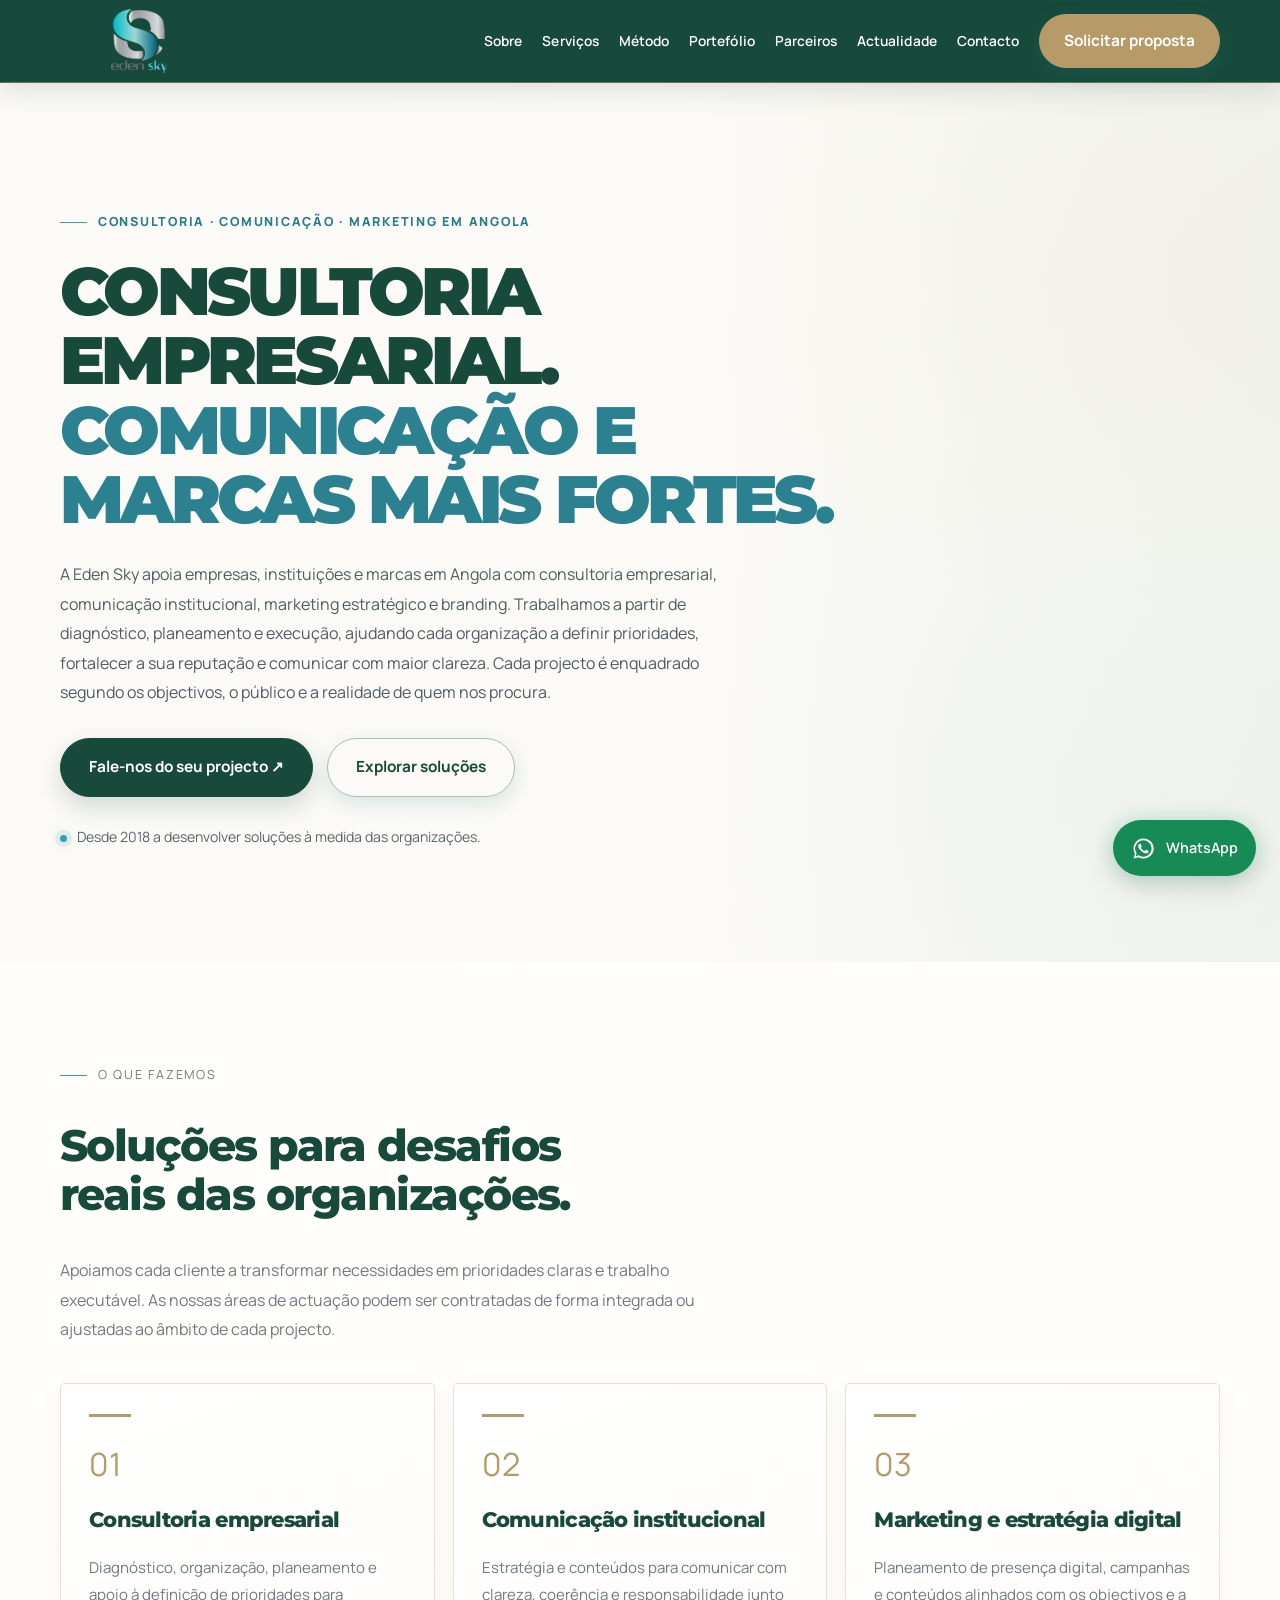
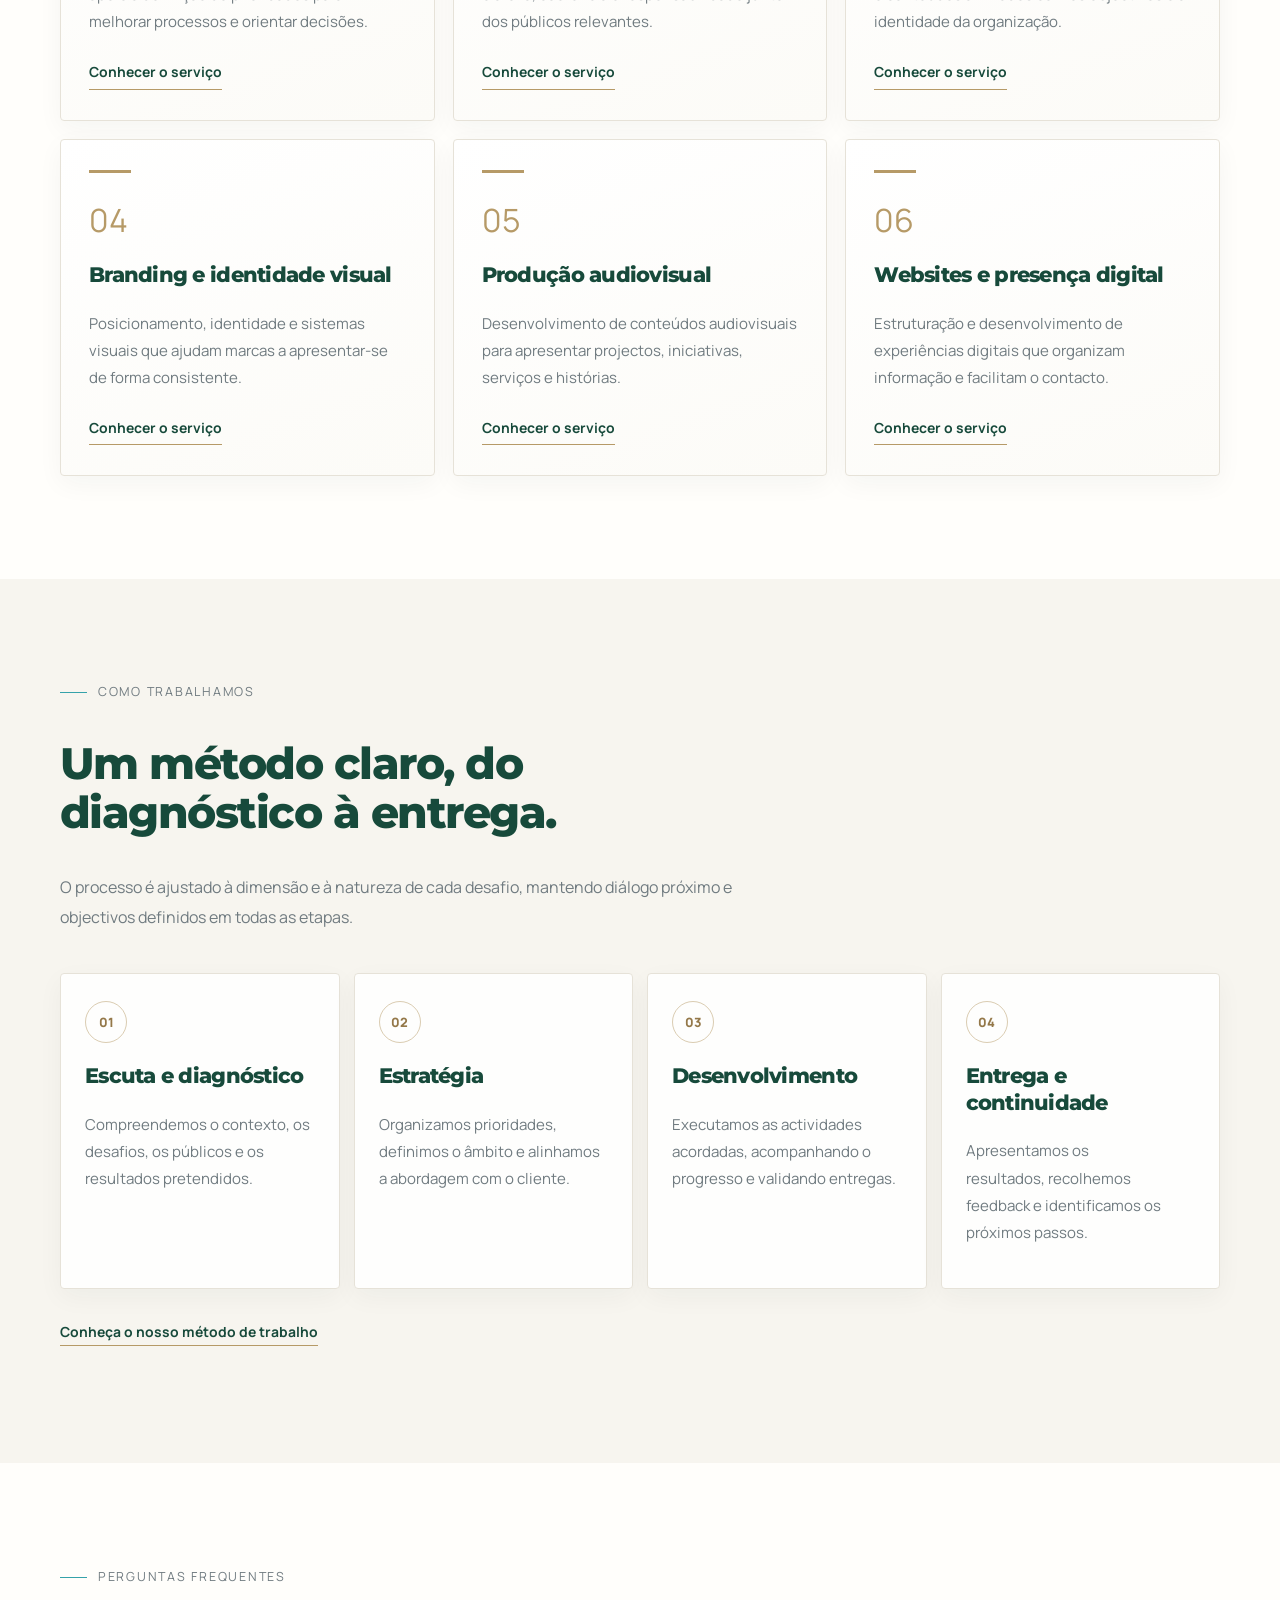
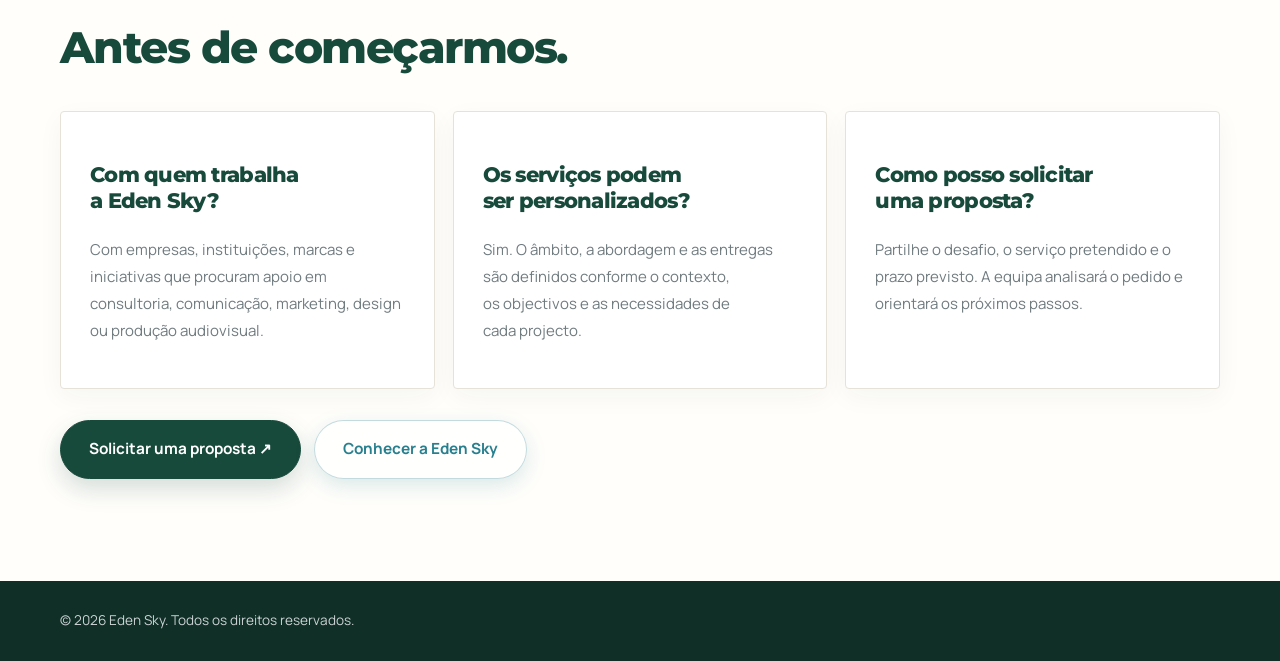
<file: index.html>
<!doctype html>
<html lang="pt-AO">
<head>
<meta charset="utf-8">
<meta name="viewport" content="width=device-width,initial-scale=1,viewport-fit=cover">
<meta name="theme-color" content="#174A3B">
<meta name="color-scheme" content="light">
<meta name="robots" content="index,follow">
<title>Consultoria Empresarial e Comunicação em Angola | Eden Sky</title><meta property="og:type" content="website"><meta property="og:site_name" content="Eden Sky"><meta property="og:url" content="https://www.edensky.co.ao/"><meta property="og:image" content="https://www.edensky.co.ao/IMG_4649.png"><meta name="twitter:card" content="summary_large_image"><meta name="twitter:title" content="Consultoria Empresarial e Comunicação em Angola | Eden Sky"><meta name="twitter:image" content="https://www.edensky.co.ao/IMG_4649.png">
<meta name="description" content="Consultoria empresarial, comunicação institucional, marketing e branding em Angola. A Eden Sky fortalece marcas com estratégia e soluções digitais.">
<meta property="og:type" content="website">
<meta property="og:locale" content="pt_AO">
<meta name="twitter:title" content="Eden Sky — Sua marca, nosso compromisso">
<meta name="twitter:description" content="Estratégia, criatividade e comunicação para impulsionar organizações.">
<link rel="canonical" href="https://www.edensky.co.ao/">
<meta property="og:url" content="https://www.edensky.co.ao/">
<meta property="og:title" content="Eden Sky | Consultoria Empresarial, Comunicação e Branding">
<meta property="og:description" content="Consultoria empresarial, comunicação institucional, marketing e branding para empresas, instituições e marcas em Angola.">
<meta name="twitter:card" content="summary_large_image">
<link rel="preload" href="/assets/eden-sky-redesign.css?v=20261116-1209" as="style"><link rel="stylesheet" href="/assets/eden-sky-redesign.css?v=20261116-1209">

<script type="application/ld+json">
{
  "@context": "https://schema.org",
  "@graph": [
    {
      "@type": "Organization",
      "@id": "https://www.edensky.co.ao/#organization",
      "name": "Eden Sky",
      "url": "https://www.edensky.co.ao/",
      "description": "A Eden Sky oferece consultoria empresarial, comunicação institucional, marketing digital e branding em Angola. Estratégia e criatividade para fortalecer organizações e marcas.",
      "areaServed": {
        "@type": "Country",
        "name": "Angola"
      },
      "knowsAbout": [
        "Consultoria empresarial",
        "Comunicação institucional",
        "Marketing digital",
        "Branding",
        "Identidade visual",
        "Planeamento estratégico",
        "Produção audiovisual"
      ]
    },
    {
      "@type": "WebSite",
      "@id": "https://www.edensky.co.ao/#website",
      "name": "Eden Sky",
      "url": "https://www.edensky.co.ao/",
      "inLanguage": "pt-AO",
      "publisher": {
        "@id": "https://www.edensky.co.ao/#organization"
      }
    },
    {
      "@type": "WebPage",
      "@id": "https://www.edensky.co.ao/#webpage",
      "url": "https://www.edensky.co.ao/",
      "name": "Consultoria Empresarial e Comunicação em Angola | Eden Sky",
      "description": "A Eden Sky oferece consultoria empresarial, comunicação institucional, marketing digital e branding em Angola. Estratégia e criatividade para fortalecer organizações e marcas.",
      "inLanguage": "pt-AO",
      "isPartOf": {
        "@id": "https://www.edensky.co.ao/#website"
      },
      "about": {
        "@id": "https://www.edensky.co.ao/#organization"
      }
    },
    {
      "@type": "FAQPage",
      "mainEntity": [
        {
          "@type": "Question",
          "name": "Que tipo de organizações podem trabalhar com a Eden Sky?",
          "acceptedAnswer": {
            "@type": "Answer",
            "text": "Trabalhamos com organizações, instituições, marcas e iniciativas que procuram apoio em consultoria, comunicação, marketing, design ou produção audiovisual. O enquadramento é definido conforme cada necessidade."
          }
        },
        {
          "@type": "Question",
          "name": "Como posso solicitar uma proposta?",
          "acceptedAnswer": {
            "@type": "Answer",
            "text": "Entre em contacto e partilhe o objectivo, o serviço pretendido e, se possível, o prazo. A equipa poderá analisar o pedido e orientar os próximos passos."
          }
        },
        {
          "@type": "Question",
          "name": "A Eden Sky desenvolve soluções personalizadas?",
          "acceptedAnswer": {
            "@type": "Answer",
            "text": "Sim. A abordagem e as entregas são ajustadas ao contexto, aos objectivos e ao âmbito acordado para cada projecto."
          }
        },
        {
          "@type": "Question",
          "name": "Como começo a trabalhar convosco?",
          "acceptedAnswer": {
            "@type": "Answer",
            "text": "O primeiro passo é uma conversa para compreender o desafio. A partir daí, podem ser definidos o âmbito de trabalho e uma proposta adequada."
          }
        }
      ]
    }
  ]
}
</script>



<style>

.partner-wordmark{display:inline-flex;align-items:center;justify-content:center;min-height:54px;padding:12px 18px;border:1px solid rgba(182,154,103,.45);background:linear-gradient(135deg,#f5f1e8,#fff);color:#174A3B;font:700 .9rem/1.3 Arial,sans-serif;letter-spacing:.04em;text-align:center}
.hero-home,.about-hero,.portfolio-hero,.partners-hero,.page-hero.contact-hero,.page-hero.method-hero{background-color:#174A3B!important;background-image:radial-gradient(ellipse at 82% 18%,rgba(182,154,103,.22),transparent 36%),linear-gradient(125deg,#123c30 0%,#174A3B 58%,#205B46 100%)!important}
.hero-home:before,.about-hero:before,.portfolio-hero:before,.partners-hero:before,.page-hero.contact-hero:before,.page-hero.method-hero:before{background:linear-gradient(90deg,rgba(10,43,33,.96),rgba(10,43,33,.82) 62%,rgba(10,43,33,.45))!important}
.hero-home:after,.about-hero:after,.portfolio-hero:after,.partners-hero:after,.page-hero.contact-hero:after,.page-hero.method-hero:after{content:"";position:absolute;inset:0;pointer-events:none;background:repeating-linear-gradient(135deg,transparent 0 46px,rgba(182,154,103,.10) 47px,transparent 48px 94px)!important;opacity:.55}
</style><style>:root{--navy:#174A3B;--navy-2:#205B46;--gold:#b69a67;--ivory:#f5f1e8;--white:#fff;--ink:#25323a;--muted:#68747a;--line:#e7e1d6}</style>
<link rel="preconnect" href="https://fonts.googleapis.com">
<link rel="preconnect" href="https://fonts.gstatic.com" crossorigin>
<link href="https://fonts.googleapis.com/css2?family=Manrope:wght@400;500;600;700;800&family=Montserrat:wght@600;700;800&display=swap" rel="stylesheet">
<link rel="stylesheet" href="/assets/eden-sky-redesign.css?v=20261116-1209">
<link rel="stylesheet" href="/assets/eden-sky-accessibility.css?v=20261117-01"></head>
<body><a class="skip-link" href="#main-content">Saltar para o conteúdo</a>
<header class="site-header"><div class="wrap nav">
<a class="brand" href="/" aria-current="page" aria-label="Eden Sky — início"><img src="/IMG_4649.png" alt="Logótipo Eden Sky" width="304" height="120" decoding="async"></a>
<button class="menu-toggle" type="button" aria-expanded="false" aria-controls="nav-links" aria-label="Abrir menu">☰</button>
<nav class="nav-links" id="nav-links" aria-label="Navegação principal"><a href="/sobre/">Sobre</a><a href="/servicos/">Serviços</a><a href="/metodo/">Método</a><a href="/portfolio/">Portefólio</a><a href="/parceiros/">Parceiros</a><a href="/actualidade/">Actualidade</a><a href="/contacto/">Contacto</a><a class="btn" href="/contacto/#pedido">Solicitar proposta</a></nav>
</div></header>
<main id="main-content" id="inicio">
<section class="hero hero-clean hero-home"><div class="wrap hero-grid"><div class="hero-copy-block">
<p class="eyebrow">Consultoria · Comunicação · Marketing em Angola</p>
<h1>CONSULTORIA EMPRESARIAL. <span>COMUNICAÇÃO E MARCAS MAIS FORTES.</span></h1>
<p class="hero-copy">A Eden Sky apoia empresas, instituições e marcas em Angola com consultoria empresarial, comunicação institucional, marketing estratégico e branding. Trabalhamos a partir de diagnóstico, planeamento e execução, ajudando cada organização a definir prioridades, fortalecer a sua reputação e comunicar com maior clareza. Cada projecto é enquadrado segundo os objectivos, o público e a realidade de quem nos procura.</p>
<div class="hero-actions"><a class="btn" href="/contacto/#pedido">Fale-nos do seu projecto ↗</a><a class="btn outline" href="/servicos/">Explorar soluções</a></div>
<div class="hero-proof"><i></i><span>Desde 2018 a desenvolver soluções à medida das organizações.</span></div>
</div></div></section>
<section class="section" aria-labelledby="solucoes-title"><div class="wrap">
<div class="section-intro"><p class="eyebrow">O que fazemos</p><h2 id="solucoes-title">Soluções para desafios reais das organizações.</h2><p>Apoiamos cada cliente a transformar necessidades em prioridades claras e trabalho executável. As nossas áreas de actuação podem ser contratadas de forma integrada ou ajustadas ao âmbito de cada projecto.</p></div>
<div class="grid">
<article class="service"><span class="num">01</span><h3>Consultoria empresarial</h3><p>Diagnóstico, organização, planeamento e apoio à definição de prioridades para melhorar processos e orientar decisões.</p><a class="text-link" href="/servicos/">Conhecer o serviço</a></article>
<article class="service"><span class="num">02</span><h3>Comunicação institucional</h3><p>Estratégia e conteúdos para comunicar com clareza, coerência e responsabilidade junto dos públicos relevantes.</p><a class="text-link" href="/servicos/">Conhecer o serviço</a></article>
<article class="service"><span class="num">03</span><h3>Marketing e estratégia digital</h3><p>Planeamento de presença digital, campanhas e conteúdos alinhados com os objectivos e a identidade da organização.</p><a class="text-link" href="/servicos/">Conhecer o serviço</a></article>
<article class="service"><span class="num">04</span><h3>Branding e identidade visual</h3><p>Posicionamento, identidade e sistemas visuais que ajudam marcas a apresentar-se de forma consistente.</p><a class="text-link" href="/servicos/">Conhecer o serviço</a></article>
<article class="service"><span class="num">05</span><h3>Produção audiovisual</h3><p>Desenvolvimento de conteúdos audiovisuais para apresentar projectos, iniciativas, serviços e histórias.</p><a class="text-link" href="/servicos/">Conhecer o serviço</a></article>
<article class="service"><span class="num">06</span><h3>Websites e presença digital</h3><p>Estruturação e desenvolvimento de experiências digitais que organizam informação e facilitam o contacto.</p><a class="text-link" href="/servicos/">Conhecer o serviço</a></article>
</div></div></section>
<section class="section ivory" aria-labelledby="metodo-title"><div class="wrap">
<div class="section-intro"><p class="eyebrow">Como trabalhamos</p><h2 id="metodo-title">Um método claro, do diagnóstico à entrega.</h2><p>O processo é ajustado à dimensão e à natureza de cada desafio, mantendo diálogo próximo e objectivos definidos em todas as etapas.</p></div>
<div class="process-grid">
<article class="step"><span>01</span><h3>Escuta e diagnóstico</h3><p>Compreendemos o contexto, os desafios, os públicos e os resultados pretendidos.</p></article>
<article class="step"><span>02</span><h3>Estratégia</h3><p>Organizamos prioridades, definimos o âmbito e alinhamos a abordagem com o cliente.</p></article>
<article class="step"><span>03</span><h3>Desenvolvimento</h3><p>Executamos as actividades acordadas, acompanhando o progresso e validando entregas.</p></article>
<article class="step"><span>04</span><h3>Entrega e continuidade</h3><p>Apresentamos os resultados, recolhemos feedback e identificamos os próximos passos.</p></article>
</div><p style="margin-top:28px"><a class="text-link" href="/metodo/">Conheça o nosso método de trabalho</a></p>
</div></section>
<section class="section" aria-labelledby="faq-title"><div class="wrap">
<div class="section-intro"><p class="eyebrow">Perguntas frequentes</p><h2 id="faq-title">Antes de começarmos.</h2></div>
<div class="grid">
<article class="card"><h3>Com quem trabalha a Eden Sky?</h3><p>Com empresas, instituições, marcas e iniciativas que procuram apoio em consultoria, comunicação, marketing, design ou produção audiovisual.</p></article>
<article class="card"><h3>Os serviços podem ser personalizados?</h3><p>Sim. O âmbito, a abordagem e as entregas são definidos conforme o contexto, os objectivos e as necessidades de cada projecto.</p></article>
<article class="card"><h3>Como posso solicitar uma proposta?</h3><p>Partilhe o desafio, o serviço pretendido e o prazo previsto. A equipa analisará o pedido e orientará os próximos passos.</p></article>
</div><div class="hero-actions"><a class="btn" href="/contacto/#pedido">Solicitar uma proposta ↗</a><a class="btn secondary" href="/sobre/">Conhecer a Eden Sky</a></div>
</div></section>
</main>
<footer><div class="wrap foot"><span>© <span id="year">2026</span> Eden Sky. Todos os direitos reservados.</span></div></footer>



<a class="whatsapp-float" href="https://wa.me/244923914152?text=Olá%20Eden%20Sky!%20Gostaria%20de%20mais%20informações." target="_blank" rel="noopener noreferrer" aria-label="Falar com a Eden Sky pelo WhatsApp">
 <svg viewBox="0 0 32 32" aria-hidden="true"><path d="M16.02 3.2A12.72 12.72 0 0 0 5.08 22.4L3.3 28.9l6.66-1.75A12.8 12.8 0 1 0 16.02 3.2Zm0 23.3c-1.98 0-3.92-.53-5.62-1.54l-.4-.24-3.95 1.04 1.05-3.85-.26-.42a10.5 10.5 0 1 1 9.18 5.01Zm5.76-7.87c-.32-.16-1.9-.94-2.2-1.05-.3-.11-.52-.16-.74.16-.22.32-.84 1.05-1.03 1.27-.19.22-.38.24-.7.08-.32-.16-1.36-.5-2.6-1.6-.96-.85-1.6-1.9-1.79-2.22-.19-.32-.02-.5.14-.66.14-.14.32-.38.49-.57.16-.19.22-.32.32-.54.11-.22.06-.4-.03-.57-.08-.16-.73-1.75-1-2.4-.26-.63-.53-.54-.73-.55h-.62c-.22 0-.57.08-.87.4-.3.32-1.14 1.11-1.14 2.7s1.17 3.13 1.33 3.35c.16.22 2.3 3.52 5.57 4.94.78.34 1.39.55 1.86.7.78.25 1.49.21 2.05.13.63-.1 1.9-.78 2.17-1.54.27-.76.27-1.41.19-1.55-.08-.14-.3-.22-.62-.38Z"/></svg>
 <span>WhatsApp</span>
</a>

<script src="/assets/js/cms-public.js" defer></script>
<script src="/assets/eden-sky-interactions.js?v=20261116-1209" defer></script></body></html>
</file>
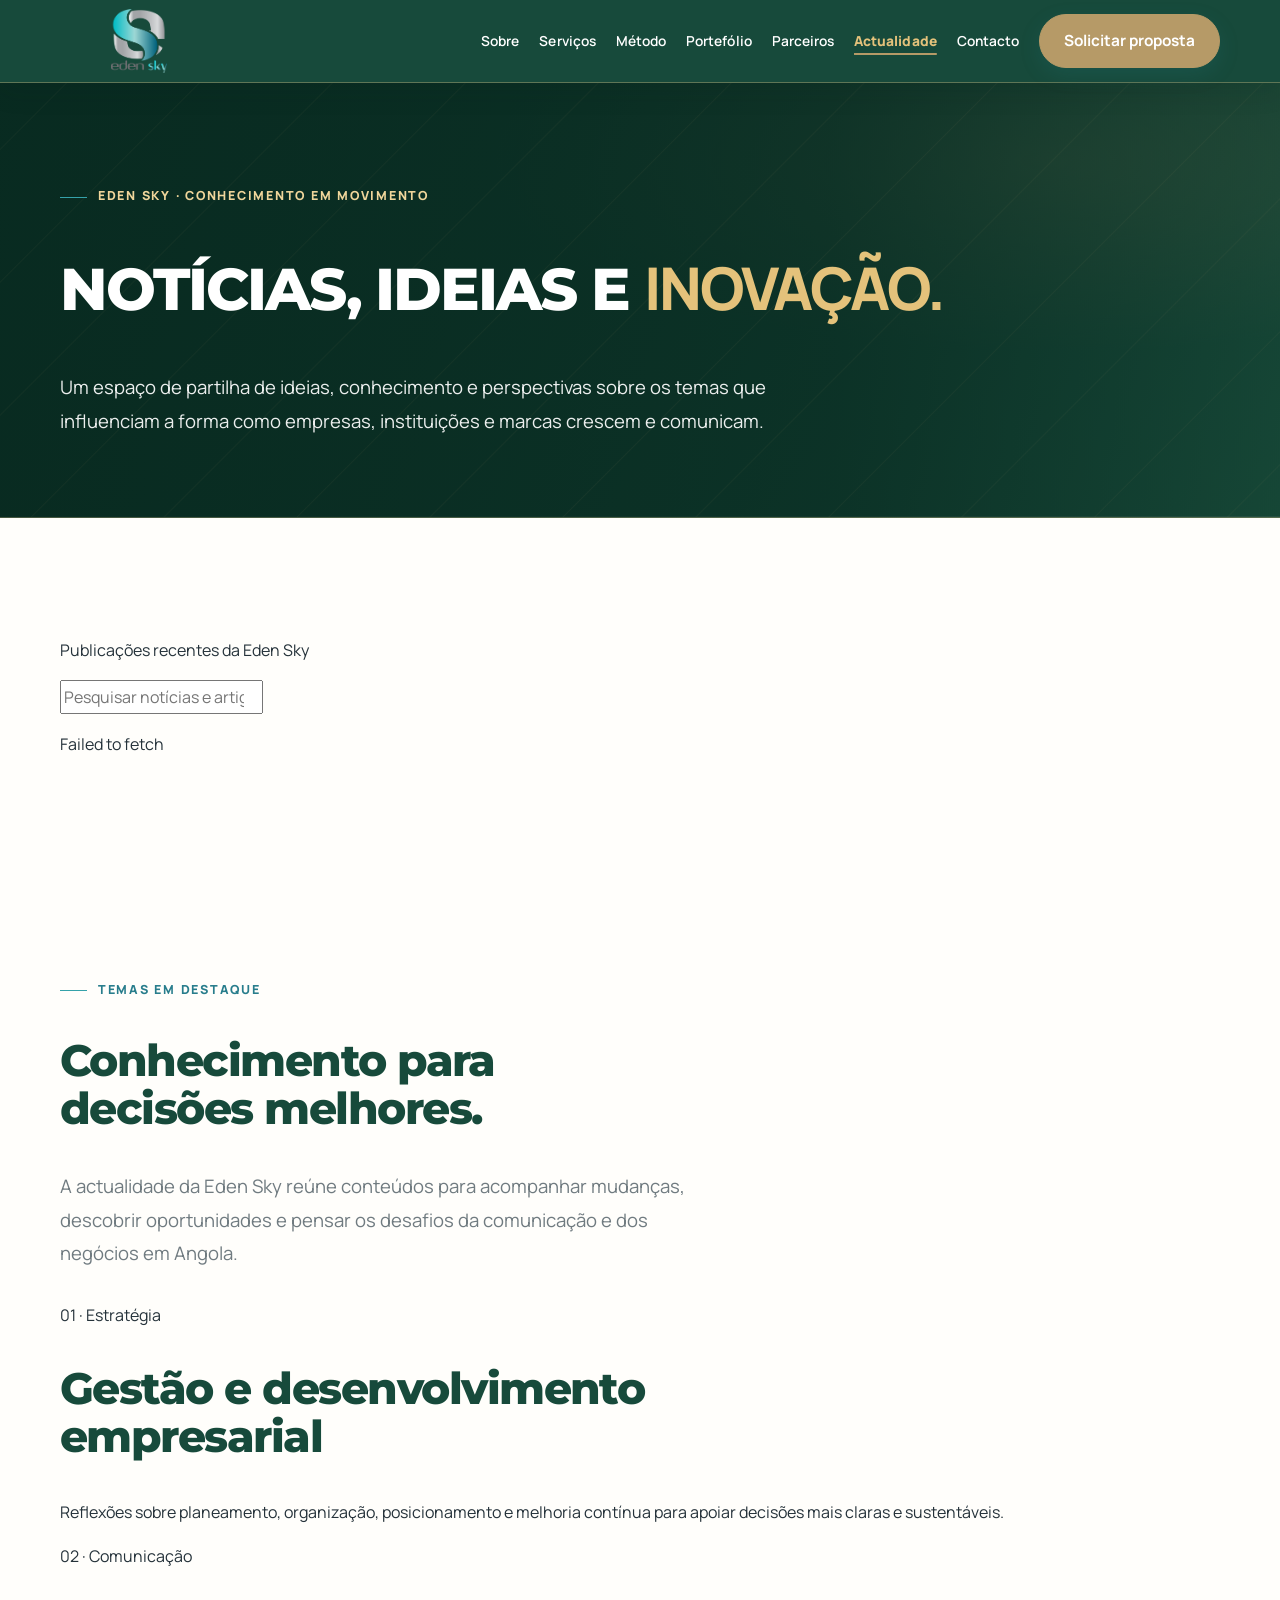
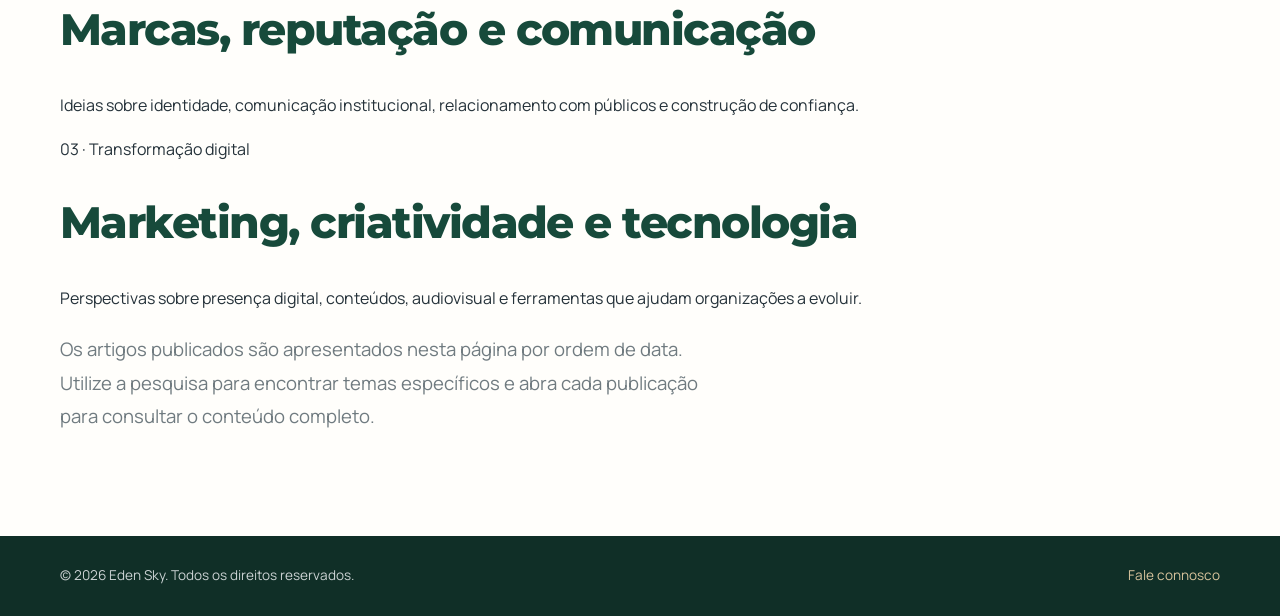
<file: actualidade/index.html>
<!doctype html>
<html lang="pt-AO">
<head>
<meta charset="utf-8"><meta name="viewport" content="width=device-width,initial-scale=1,viewport-fit=cover">
<meta name="theme-color" content="#174A3B"><meta name="color-scheme" content="light">
<meta name="description" content="Ideias e perspectivas da Eden Sky sobre estratégia, comunicação, marketing, branding e transformação digital em Angola.">
<meta name="robots" content="index,follow"><script type="application/ld+json">{"@context":"https://schema.org","@type":"CollectionPage","name":"Actualidade Eden Sky","url":"https://www.edensky.co.ao/actualidade/","inLanguage":"pt-AO","description":"Ideias e perspectivas sobre estratégia, comunicação, marketing, branding e transformação digital em Angola."}</script><meta property="og:type" content="website"><meta property="og:locale" content="pt_AO">
<meta property="og:title" content="Actualidade | Eden Sky"><meta property="og:description" content="Notícias, iniciativas e ideias sobre estratégia empresarial, comunicação, marketing e branding.">
<meta property="og:url" content="https://www.edensky.co.ao/actualidade/"><meta name="twitter:card" content="summary_large_image"><link rel="canonical" href="https://www.edensky.co.ao/actualidade/">
<title>Actualidade, Notícias e Ideias | Eden Sky Angola</title><meta property="og:type" content="website"><meta property="og:site_name" content="Eden Sky"><meta property="og:url" content="https://www.edensky.co.ao/actualidade/"><meta property="og:image" content="https://www.edensky.co.ao/IMG_4649.png"><meta name="twitter:card" content="summary_large_image"><meta name="twitter:title" content="Actualidade, Notícias e Ideias | Eden Sky Angola"><meta name="twitter:image" content="https://www.edensky.co.ao/IMG_4649.png"><style>
:root{--navy:#174A3B;--navy-2:#205B46;--gold:#b69a67;--ivory:#f5f1e8;--white:#fff;--ink:#25323a;--muted:#68747a;--line:#e7e1d6;--shadow:0 18px 50px rgba(23,74,59,.08);--serif:Georgia,"Times New Roman",serif;--sans:"DM Sans",Arial,sans-serif}
*{box-sizing:border-box}html{scroll-behavior:smooth;scroll-padding-top:88px}body{margin:0;background:#fff;color:var(--ink);font:16px/1.72 var(--sans);-webkit-font-smoothing:antialiased}img{max-width:100%;height:auto}a{color:inherit}button,input,select,textarea{font:inherit}.wrap{width:min(1180px,calc(100% - 52px));margin-inline:auto}.site-header{position:sticky;top:0;z-index:100;background:rgba(255,255,255,.96);backdrop-filter:blur(14px);border-bottom:1px solid var(--line)}.nav{height:82px;display:flex;align-items:center;justify-content:space-between;gap:26px}.brand img{width:152px;max-height:62px;object-fit:contain;display:block}.nav-links{display:flex;align-items:center;gap:clamp(14px,1.8vw,27px)}.nav-links a:not(.btn){text-decoration:none;color:#344751;font-size:.9rem;font-weight:600;letter-spacing:.01em}.nav-links a[aria-current=page],.nav-links a:not(.btn):hover{color:var(--gold)}.btn{display:inline-flex;align-items:center;justify-content:center;min-height:48px;padding:12px 22px;border-radius:2px;border:1px solid var(--navy);background:var(--navy);color:white;text-decoration:none;font-size:.85rem;font-weight:700;letter-spacing:.035em;transition:background .2s,border-color .2s,transform .2s}.btn:hover{background:var(--navy-2);border-color:var(--navy-2);transform:translateY(-1px)}.btn.secondary{background:transparent;color:var(--navy);border-color:#b8b1a4}.btn.secondary:hover{background:var(--ivory)}.menu-toggle{display:none;border:1px solid var(--line);background:#fff;border-radius:2px;width:46px;height:46px;color:var(--navy);font-size:1.35rem}.hero{position:relative;isolation:isolate;overflow:hidden;background:var(--ivory);padding:102px 0 90px}.hero:before{content:"";position:absolute;inset:0;z-index:-1;background:linear-gradient(90deg,rgba(245,241,232,.97) 0%,rgba(245,241,232,.92) 48%,rgba(245,241,232,.58) 100%)}.hero:after{content:"";position:absolute;z-index:-1;right:0;top:0;width:38%;height:100%;background:linear-gradient(135deg,transparent 0 48%,rgba(182,154,103,.13) 48% 49%,transparent 49% 100%)}.hero-grid{display:grid;grid-template-columns:1.15fr .85fr;align-items:center;gap:60px}.hero h1,.page-hero h1{font:normal clamp(2.8rem,5vw,5.25rem)/1.04 var(--serif);letter-spacing:-.035em;color:var(--navy);max-width:790px}.hero h1 span,.page-hero h1 span{color:var(--gold)}.eyebrow{margin:0 0 19px;color:#8a7144;font-size:.72rem;font-weight:800;letter-spacing:.19em;text-transform:uppercase}.eyebrow:before{content:"";display:inline-block;width:27px;height:1px;background:var(--gold);vertical-align:middle;margin-right:11px}.hero-copy,.lead{max-width:650px;color:#56636a;font-size:1.08rem;margin:21px 0 0}.hero-actions{display:flex;gap:13px;flex-wrap:wrap;margin-top:31px}.hero-proof{margin-top:30px;color:#657078;font-size:.87rem}.hero-proof:before{content:"";display:inline-block;width:7px;height:7px;margin-right:10px;border-radius:50%;background:var(--gold)}.hero-visual{min-height:390px;position:relative;display:flex;align-items:center;justify-content:center}.hero-visual img{width:100%;max-height:410px;object-fit:cover;box-shadow:var(--shadow);border:10px solid rgba(255,255,255,.8)}.section{padding:94px 0}.section.ivory{background:var(--ivory)}.section.dark{background:var(--navy);color:#fff}.section.dark h2,.section.dark h3{color:#fff}.section h2{font:normal clamp(2.1rem,3.8vw,3.5rem)/1.12 var(--serif);color:var(--navy);letter-spacing:-.02em}.section h3{font:normal 1.45rem/1.22 var(--serif);color:var(--navy)}.section-intro{max-width:720px}.section-intro p{color:var(--muted)}.grid{display:grid;grid-template-columns:repeat(3,minmax(0,1fr));gap:20px;margin-top:42px}.card,.service,.step,.work-card,.partner-card{padding:29px;background:#fff;border:1px solid var(--line);box-shadow:0 8px 28px rgba(23,74,59,.035)}.card .num,.num{font:normal 2rem var(--serif);color:var(--gold);display:block;margin-bottom:18px}.card p,.service p,.step p,.work-card p,.partner-card p{color:var(--muted);font-size:.94rem}.service{position:relative;min-height:250px;transition:transform .2s,box-shadow .2s}.service:hover,.work-card:hover{transform:translateY(-3px);box-shadow:var(--shadow)}.service:before{content:"";display:block;width:35px;height:2px;background:var(--gold);margin-bottom:23px}.text-link{color:var(--navy);font-size:.87rem;font-weight:700;text-decoration:none;border-bottom:1px solid var(--gold);padding-bottom:4px}.process-grid{display:grid;grid-template-columns:repeat(4,minmax(0,1fr));gap:16px;margin-top:40px}.step{padding:24px}.step span{font:normal 2rem var(--serif);color:var(--gold)}.portfolio-head{display:flex;align-items:end;justify-content:space-between;gap:24px}.portfolio-grid{display:grid;grid-template-columns:repeat(3,minmax(0,1fr));gap:20px;margin-top:38px}.work-card{padding:0;overflow:hidden;transition:transform .2s,box-shadow .2s}.work-art{min-height:190px;background:linear-gradient(135deg,#e9e2d4,#f8f5ee);display:flex;align-items:end;padding:23px}.work-art strong{font:normal 1.8rem var(--serif);color:var(--navy)}.work-meta{padding:23px}.work-meta small{font-size:.7rem;letter-spacing:.14em;color:#967a49;text-transform:uppercase;font-weight:800}.work-meta h3{margin-top:8px}.partner-grid{display:grid;grid-template-columns:repeat(4,minmax(0,1fr));gap:13px;margin-top:32px}.partner-grid span{display:flex;align-items:center;justify-content:center;text-align:center;min-height:80px;padding:17px;border:1px solid var(--line);background:white;color:#51616a;font-size:.86rem;font-weight:600}.contact-section{background:var(--ivory)}.contact-grid{display:grid;grid-template-columns:1fr 1fr;gap:45px;align-items:start}.contact-list{list-style:none;margin:25px 0 0;padding:0}.contact-list li{margin:10px 0;color:#58656c}.contact-list a{color:var(--navy);font-weight:700;text-decoration:none}.form-card{background:#fff;border:1px solid var(--line);padding:32px;box-shadow:var(--shadow)}.form-card>p{color:var(--muted);margin:9px 0 22px}.form-grid{display:grid;grid-template-columns:1fr 1fr;gap:14px}.field{display:grid;gap:7px;margin:9px 0}.field.full{grid-column:1/-1}.field label{font-size:.82rem;font-weight:700;color:#41525b}.field input,.field select,.field textarea{width:100%;padding:12px 13px;border:1px solid #dcd7cd;border-radius:0;background:#fff;color:var(--ink);min-height:47px}.field textarea{min-height:120px;resize:vertical}.form-card .btn{width:100%;margin-top:13px}.form-hint{font-size:.77rem;color:var(--muted);margin-top:12px}.form-status{min-height:1.4em;color:#315b48;font-weight:700;font-size:.86rem;margin-top:12px}footer{padding:28px 0;background:#102532;color:#cbd2d3;font-size:.85rem}footer .foot{display:flex;align-items:center;justify-content:space-between;gap:16px;flex-wrap:wrap}footer a{color:#d8c49d;text-decoration:none}.page-hero{padding:85px 0 68px;background:var(--ivory);border-bottom:1px solid var(--line)}.page-hero .lead{max-width:780px}.mist{background:#f8f7f3}
@media(max-width:950px){.nav-links{gap:12px}.nav-links a:not(.btn){font-size:.83rem}.hero-grid{gap:35px}.process-grid{grid-template-columns:repeat(2,1fr)}}
@media(max-width:760px){.wrap{width:calc(100% - 34px)}.nav{height:70px}.brand img{width:125px;max-height:52px}.menu-toggle{display:grid;place-items:center}.nav-links{display:none;position:absolute;top:70px;left:0;right:0;padding:13px 22px 23px;background:#fff;border-bottom:1px solid var(--line);box-shadow:0 16px 30px rgba(23,74,59,.12);flex-direction:column;align-items:stretch;gap:0;max-height:calc(100dvh - 70px);overflow:auto}.nav-links.open{display:flex}.nav-links a:not(.btn){min-height:48px;padding:12px 3px;border-bottom:1px solid var(--line);font-size:.98rem}.nav-links .btn{margin-top:14px}.hero{padding:66px 0 58px}.hero-grid{grid-template-columns:1fr;gap:30px}.hero h1,.page-hero h1{font-size:clamp(2.6rem,11vw,4rem)}.hero-visual{min-height:0;max-height:300px;overflow:hidden}.hero-visual img{max-height:300px}.section{padding:65px 0}.grid,.portfolio-grid,.contact-grid{grid-template-columns:1fr;gap:14px}.service,.card,.step{padding:23px}.process-grid{grid-template-columns:1fr 1fr}.partner-grid{grid-template-columns:repeat(2,minmax(0,1fr))}.form-card{padding:22px}.form-grid{grid-template-columns:1fr}.field.full{grid-column:auto}.portfolio-head{display:block}.hero-actions .btn{width:100%}.page-hero{padding:62px 0 48px}footer .foot{align-items:flex-start;flex-direction:column}}
@media(max-width:390px){.process-grid,.partner-grid{grid-template-columns:1fr}.hero h1,.page-hero h1{font-size:2.5rem}}
@media(prefers-reduced-motion:reduce){html{scroll-behavior:auto}*,*:before,*:after{transition:none!important}}
</style><style>.partner-wordmark{display:inline-flex;align-items:center;justify-content:center;min-height:54px;padding:12px 18px;border:1px solid rgba(182,154,103,.45);background:linear-gradient(135deg,#f5f1e8,#fff);color:#174A3B;font:700 .9rem/1.3 Arial,sans-serif;letter-spacing:.04em;text-align:center}.hero-home,.about-hero,.portfolio-hero,.partners-hero,.page-hero.contact-hero,.page-hero.method-hero{background-color:#174A3B!important;background-image:radial-gradient(ellipse at 82% 18%,rgba(182,154,103,.22),transparent 36%),linear-gradient(125deg,#123c30 0%,#174A3B 58%,#205B46 100%)!important}.hero-home:before,.about-hero:before,.portfolio-hero:before,.partners-hero:before,.page-hero.contact-hero:before,.page-hero.method-hero:before{background:linear-gradient(90deg,rgba(10,43,33,.96),rgba(10,43,33,.82) 62%,rgba(10,43,33,.45))!important}.hero-home:after,.about-hero:after,.portfolio-hero:after,.partners-hero:after,.page-hero.contact-hero:after,.page-hero.method-hero:after{content:"";position:absolute;inset:0;pointer-events:none;background:repeating-linear-gradient(135deg,transparent 0 46px,rgba(182,154,103,.10) 47px,transparent 48px 94px)!important;opacity:.55}</style><style>:root{--navy:#174A3B;--navy-2:#205B46;--gold:#b69a67;--ivory:#f5f1e8;--white:#fff;--ink:#25323a;--muted:#68747a;--line:#e7e1d6}</style>
<link rel="preconnect" href="https://fonts.googleapis.com">
<link rel="preconnect" href="https://fonts.gstatic.com" crossorigin>
<link href="https://fonts.googleapis.com/css2?family=Manrope:wght@400;500;600;700;800&family=Montserrat:wght@600;700;800&display=swap" rel="stylesheet">
<link rel="stylesheet" href="/assets/eden-sky-redesign.css?v=20261116-1209">

<style id="eden-font-standard-pages">
/* Normalização tipográfica destas páginas para o padrão global Eden Sky */
html,body,body *:not(svg):not(path){font-family:"Manrope",Arial,sans-serif!important}
h1,h2,h3,h4,h5,h6,
.page-hero h1,.section h2,.section h3,
.portfolio-grid h3,.work-card h3,.partner-group h2,
.partner-group h3,.partners-intro h2,.article h1,.article h2,.article h3,
.news-card h2,.news-card h3,.news-title{
 font-family:"Montserrat",Arial,sans-serif!important;
 font-weight:800!important;
 letter-spacing:-.035em!important;
}
.nav-links a,.btn,.eyebrow,.num,.text-link,.partner-wordmark,
.toolbar,.search,.state,.article-meta,.news-meta{
 font-family:"Manrope",Arial,sans-serif!important;
}
</style>
<link rel="stylesheet" href="/assets/eden-sky-accessibility.css?v=20261117-01"></head>
<body><a class="skip-link" href="#main-content">Saltar para o conteúdo</a>
<header class="site-header"><div class="wrap nav"><a class="brand" href="/" aria-label="Eden Sky — início"><img src="/IMG_4649.png" alt="Logótipo Eden Sky" width="304" height="120" decoding="async"></a><button class="menu-toggle" type="button" aria-expanded="false" aria-controls="nav-links" aria-label="Abrir menu">☰</button><nav class="nav-links" id="nav-links" aria-label="Navegação principal"><a href="/sobre/">Sobre</a><a href="/servicos/">Serviços</a><a href="/metodo/">Método</a><a href="/portfolio/">Portefólio</a><a href="/parceiros/">Parceiros</a><a href="/actualidade/" aria-current="page">Actualidade</a><a href="/contacto/">Contacto</a><a class="btn" href="/contacto/#pedido">Solicitar proposta</a></nav></div></header>
<main id="main-content"><section class="page-hero actualidade-hero"><div class="wrap"><p class="eyebrow" id="eyebrow">Eden Sky · Conhecimento em movimento</p><h1 id="page-title">Notícias, ideias e <span>inovação.</span></h1><p class="lead" id="page-lead">Um espaço de partilha de ideias, conhecimento e perspectivas sobre os temas que influenciam a forma como empresas, instituições e marcas crescem e comunicam.</p></div></section>
<section class="section"><div class="wrap"><div id="listing"><div class="toolbar"><p id="result-count">Publicações recentes da Eden Sky</p><input class="search" id="search" type="search" placeholder="Pesquisar notícias e artigos…" aria-label="Pesquisar notícias e artigos"></div><div class="news-grid" id="news-grid"><p class="state">A carregar publicações…</p></div></div><article class="article" id="article" hidden></article></div></section><section class="section" aria-labelledby="editorial-title"><div class="wrap"><p class="eyebrow">Temas em destaque</p><h2 id="editorial-title">Conhecimento para decisões melhores.</h2><p class="lead">A actualidade da Eden Sky reúne conteúdos para acompanhar mudanças, descobrir oportunidades e pensar os desafios da comunicação e dos negócios em Angola.</p><div class="news-grid" style="margin-top:30px"><article class="news-card"><div class="news-body"><p class="news-date">01 · Estratégia</p><h2>Gestão e desenvolvimento empresarial</h2><p class="excerpt">Reflexões sobre planeamento, organização, posicionamento e melhoria contínua para apoiar decisões mais claras e sustentáveis.</p></div></article><article class="news-card"><div class="news-body"><p class="news-date">02 · Comunicação</p><h2>Marcas, reputação e comunicação</h2><p class="excerpt">Ideias sobre identidade, comunicação institucional, relacionamento com públicos e construção de confiança.</p></div></article><article class="news-card"><div class="news-body"><p class="news-date">03 · Transformação digital</p><h2>Marketing, criatividade e tecnologia</h2><p class="excerpt">Perspectivas sobre presença digital, conteúdos, audiovisual e ferramentas que ajudam organizações a evoluir.</p></div></article></div><p class="lead">Os artigos publicados são apresentados nesta página por ordem de data. Utilize a pesquisa para encontrar temas específicos e abra cada publicação para consultar o conteúdo completo.</p></div></section></main>
<footer><div class="wrap foot"><span>© 2026 Eden Sky. Todos os direitos reservados.</span><a href="/contacto/">Fale connosco</a></div></footer>
<script src="/assets/js/actualidade.js" defer></script>
<script src="/assets/eden-sky-interactions.js?v=20261116-1209" defer></script></body></html>
</file>
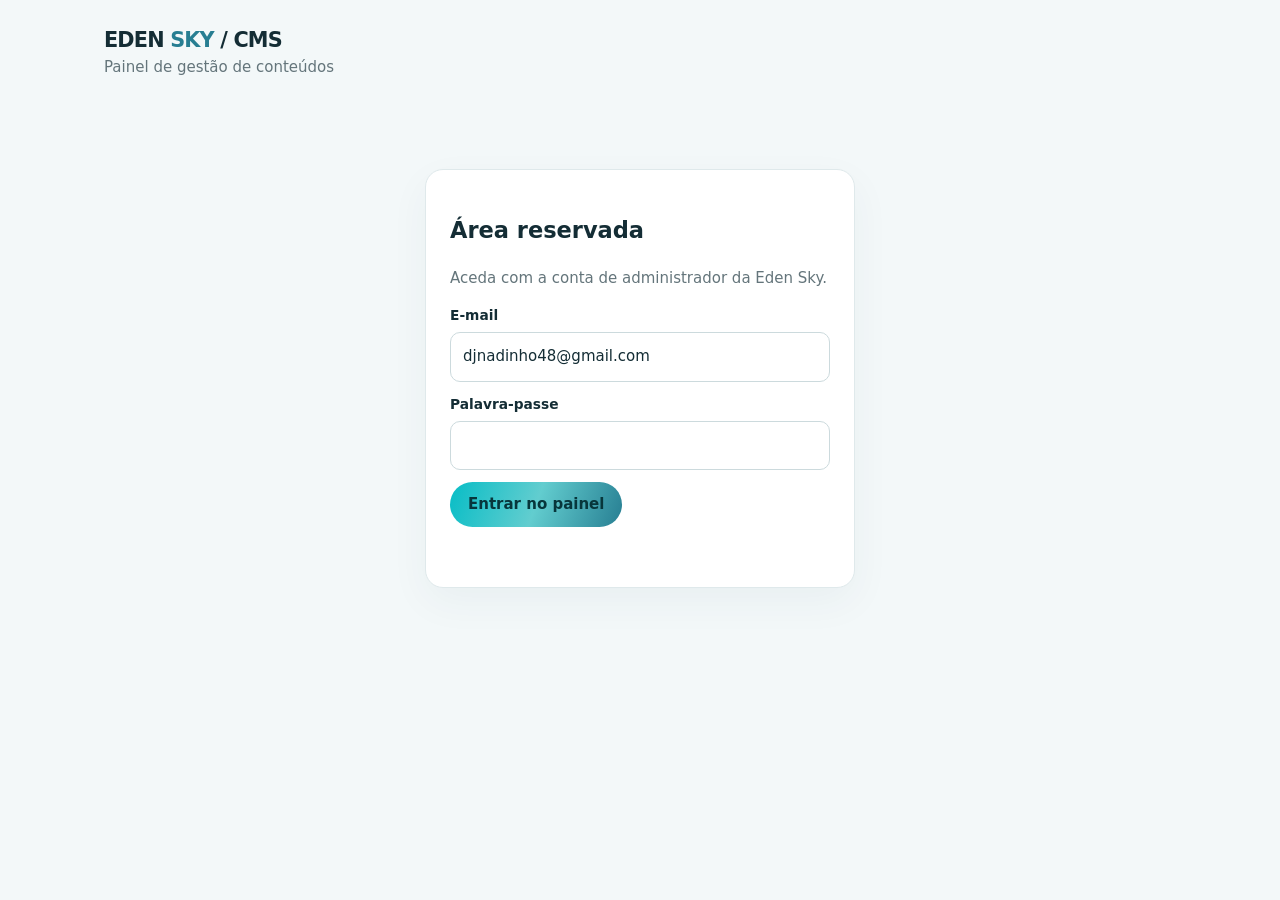
<file: admin/index.html>
<!doctype html>
<html lang="pt-AO"><head><meta charset="utf-8"><meta name="viewport" content="width=device-width,initial-scale=1"><meta name="theme-color" content="#102f37"><title>Administração | Eden Sky</title><style>
:root{color-scheme:light;--ink:#142d35;--muted:#64757b;--cyan:#07bdc6;--blue:#277e92;--line:#dfe9eb;--paper:#f3f8f9}*{box-sizing:border-box}body{margin:0;background:var(--paper);color:var(--ink);font:15px/1.55 system-ui,-apple-system,Segoe UI,sans-serif}button,input,textarea,select{font:inherit}.shell{max-width:1120px;margin:auto;padding:24px}.top{display:flex;justify-content:space-between;align-items:center;gap:16px;margin-bottom:24px}.brand{font-weight:900;font-size:1.3rem;letter-spacing:-.04em}.brand span{color:var(--blue)}.muted{color:var(--muted)}.panel{background:#fff;border:1px solid var(--line);border-radius:18px;padding:24px;box-shadow:0 14px 40px #1446500c}.login{max-width:430px;margin:10vh auto}.grid{display:grid;grid-template-columns:1fr 1fr;gap:16px}.field{display:grid;gap:6px;margin:12px 0}.field.full{grid-column:1/-1}label{font-size:.86rem;font-weight:750}input,textarea,select{width:100%;padding:12px;border:1px solid #ccdadd;border-radius:10px;background:#fff;color:var(--ink)}textarea{min-height:150px;resize:vertical}.btn{border:0;border-radius:999px;padding:11px 18px;background:linear-gradient(110deg,#07bdc6,#62cdcf,#277e92);color:#07363b;font-weight:850;cursor:pointer}.btn.secondary{background:#edf5f6;color:var(--ink);border:1px solid var(--line)}.btn.danger{background:#fff0f0;color:#9b2525;border:1px solid #f2cccc}.actions{display:flex;gap:9px;flex-wrap:wrap;margin-top:15px}.tabs{display:flex;gap:8px;margin-bottom:18px}.tab{border:1px solid var(--line);background:#fff;border-radius:999px;padding:10px 16px;font-weight:800;cursor:pointer}.tab.active{background:#e2f8f8;border-color:#9adfe0;color:#176d78}.rowitem{display:flex;justify-content:space-between;gap:16px;align-items:center;padding:15px 0;border-bottom:1px solid var(--line)}.rowitem:last-child{border:0}.rowitem h3{font-size:1rem;margin:0}.pill{font-size:.75rem;font-weight:800;border-radius:99px;padding:4px 9px;background:#edf5f6;color:#41616a}.status{min-height:24px;margin-top:12px;color:#176d78;font-weight:700}.hidden{display:none!important}.hint{font-size:.82rem;color:var(--muted)}.thumb{width:76px;height:54px;object-fit:cover;border-radius:8px;background:#eaf1f2}.listhead{display:flex;justify-content:space-between;align-items:center;gap:12px;margin:12px 0}.editor{margin-top:20px}.editor h2{margin-top:0}@media(max-width:650px){.shell{padding:14px}.panel{padding:18px}.grid{grid-template-columns:1fr}.field.full{grid-column:auto}.top{align-items:flex-start}.rowitem{align-items:flex-start}.rowitem .actions{margin:0}.rowitem .actions button{padding:8px 11px}}
</style></head><body><main class="shell">
<header class="top"><div><div class="brand">EDEN <span>SKY</span> / CMS</div><div class="muted">Painel de gestão de conteúdos</div></div><button id="logout" class="btn secondary hidden">Terminar sessão</button></header>
<section id="login" class="panel login"><h1>Área reservada</h1><p class="muted">Aceda com a conta de administrador da Eden Sky.</p><form id="loginForm"><div class="field"><label for="email">E-mail</label><input id="email" type="email" autocomplete="username" required value="djnadinho48@gmail.com"></div><div class="field"><label for="password">Palavra-passe</label><input id="password" type="password" autocomplete="current-password" required></div><button class="btn" type="submit">Entrar no painel</button></form><div id="loginStatus" class="status" role="status"></div></section>
<section id="app" class="hidden"><div class="tabs"><button class="tab active" data-tab="news">Notícias</button><button class="tab" data-tab="portfolio">Portefólio</button></div><div class="panel"><div class="listhead"><div><h1 id="sectionTitle">Notícias</h1><p class="muted">Crie, edite e publique conteúdos no website.</p></div><button id="newItem" class="btn">+ Novo conteúdo</button></div><div id="items"></div><div id="editor" class="editor hidden"><hr style="border:0;border-top:1px solid var(--line);margin:22px 0"><h2 id="editorTitle">Novo conteúdo</h2><form id="contentForm"><input id="itemId" type="hidden"><div class="grid"><div class="field full"><label for="title">Título</label><input id="title" required maxlength="180"></div><div class="field full" id="slugField"><label for="slug">Endereço (slug)</label><input id="slug" placeholder="titulo-da-noticia"></div><div class="field full"><label for="description">Resumo / descrição</label><textarea id="description"></textarea></div><div class="field full" id="bodyField"><label for="body">Conteúdo da notícia</label><textarea id="body" required></textarea></div><div class="field full" id="youtubeField"><label for="youtube">Link do YouTube</label><input id="youtube" type="url" placeholder="https://www.youtube.com/watch?v=..."></div><div class="field full"><label for="image">Imagem de capa / miniatura</label><input id="image" type="file" accept="image/jpeg,image/png,image/webp"><div class="hint">JPG, PNG ou WebP. Máximo 5 MB.</div><input id="imageUrl" type="url" placeholder="URL da imagem (opcional)"></div><div class="field" id="statusField"><label for="status">Estado</label><select id="status"><option value="draft">Rascunho</option><option value="published">Publicado</option></select></div><div class="field" id="publishedField"><label for="published">Visibilidade</label><select id="published"><option value="true">Publicado</option><option value="false">Oculto</option></select></div><div class="field" id="orderField"><label for="sort">Ordem</label><input id="sort" type="number" value="0"></div></div><div class="actions"><button class="btn" type="submit">Guardar conteúdo</button><button class="btn secondary" type="button" id="cancel">Cancelar</button></div><div id="formStatus" class="status" role="status"></div></form></div></div></section>
</main><script>
(()=>{'use strict';
const API='https://cjifbflilsbkmwuqkmtw.supabase.co',KEY='sb_publishable_c0fetT7Bqy-jraIwzZID4w_ihIetFH0',BUCKET='eden-media';
let session=null,section='news',rows=[];
const $=id=>document.getElementById(id);
const headers=()=>({'apikey':KEY,'Authorization':'Bearer '+session.access_token,'Content-Type':'application/json'});
async function request(path,opts={}){const res=await fetch(API+path,{...opts,headers:{...headers(),...(opts.headers||{})}});const txt=await res.text();let data=null;try{data=txt?JSON.parse(txt):null}catch{}if(!res.ok)throw new Error(data?.message||data?.error_description||txt||'Erro no pedido ('+res.status+')');return data}
async function login(email,password){const res=await fetch(API+'/auth/v1/token?grant_type=password',{method:'POST',headers:{apikey:KEY,'Content-Type':'application/json'},body:JSON.stringify({email,password})});const data=await res.json();if(!res.ok)throw new Error(data.msg||data.message||'Credenciais inválidas.');session=data;const user=await request('/auth/v1/user');if(user.app_metadata?.role!=='admin'){session=null;throw new Error('Esta conta não tem permissões de administrador.');}localStorage.setItem('eden_cms_session',JSON.stringify(session));showApp();await loadItems()}
function showApp(){$('login').classList.add('hidden');$('app').classList.remove('hidden');$('logout').classList.remove('hidden')}
async function restore(){try{const raw=localStorage.getItem('eden_cms_session');if(!raw)return;session=JSON.parse(raw);if(session.expires_at*1000<Date.now()+60000){const r=await fetch(API+'/auth/v1/token?grant_type=refresh_token',{method:'POST',headers:{apikey:KEY,'Content-Type':'application/json'},body:JSON.stringify({refresh_token:session.refresh_token})});const d=await r.json();if(!r.ok)throw Error('Sessão expirada');session=d;localStorage.setItem('eden_cms_session',JSON.stringify(session));}const u=await request('/auth/v1/user');if(u.app_metadata?.role!=='admin')throw Error('Sem permissão');showApp();await loadItems()}catch(e){session=null;localStorage.removeItem('eden_cms_session')}}
async function loadItems(){const path=section==='news'?'/rest/v1/news?select=*&order=created_at.desc':'/rest/v1/portfolio_items?select=*&order=sort_order.asc,created_at.desc';rows=await request(path);render()}
function render(){const box=$('items');box.innerHTML='';if(!rows.length){box.innerHTML='<p class="muted">Ainda não existem conteúdos. Clique em “Novo conteúdo” para começar.</p>';return}rows.forEach(item=>{const div=document.createElement('div');div.className='rowitem';const left=document.createElement('div');left.style.display='flex';left.style.alignItems='center';left.style.gap='12px';if(item.cover_image_url||item.thumbnail_url){const img=document.createElement('img');img.className='thumb';img.src=item.cover_image_url||item.thumbnail_url;img.alt='';left.append(img)}const info=document.createElement('div');const h=document.createElement('h3');h.textContent=item.title;const p=document.createElement('div');p.className='hint';p.textContent=section==='news'?(item.status==='published'?'Publicado':'Rascunho'):(item.is_published?'Visível no site':'Oculto');info.append(h,p);left.append(info);const actions=document.createElement('div');actions.className='actions';const edit=document.createElement('button');edit.className='btn secondary';edit.textContent='Editar';edit.onclick=()=>editItem(item);const del=document.createElement('button');del.className='btn danger';del.textContent='Eliminar';del.onclick=()=>deleteItem(item);actions.append(edit,del);div.append(left,actions);box.append(div)})}
function setMode(){const news=section==='news';$('sectionTitle').textContent=news?'Notícias':'Portefólio';$('slugField').classList.toggle('hidden',!news);$('bodyField').classList.toggle('hidden',!news);$('youtubeField').classList.toggle('hidden',news);$('statusField').classList.toggle('hidden',!news);$('publishedField').classList.toggle('hidden',news);$('orderField').classList.toggle('hidden',news)}
function openEditor(item=null){setMode();$('editor').classList.remove('hidden');$('editorTitle').textContent=item?'Editar conteúdo':'Novo conteúdo';$('itemId').value=item?.id||'';$('title').value=item?.title||'';$('slug').value=item?.slug||'';$('description').value=item?.excerpt??item?.description??'';$('body').value=item?.content||'';$('youtube').value=item?.youtube_url||'';$('imageUrl').value=item?.cover_image_url||item?.thumbnail_url||'';$('status').value=item?.status||'draft';$('published').value=String(item?.is_published??true);$('sort').value=item?.sort_order??0;$('image').value='';$('formStatus').textContent='';$('editor').scrollIntoView({behavior:'smooth',block:'start'})}
function editItem(item){openEditor(item)}
async function uploadImage(file){if(!file)return null;if(file.size>5*1024*1024)throw Error('A imagem ultrapassa 5 MB.');if(!['image/jpeg','image/png','image/webp'].includes(file.type))throw Error('Formato não permitido.');const ext=file.type==='image/png'?'png':file.type==='image/webp'?'webp':'jpg';const path=Date.now()+'-'+crypto.randomUUID()+'.'+ext;const res=await fetch(API+'/storage/v1/object/'+BUCKET+'/'+path,{method:'POST',headers:{apikey:KEY,Authorization:'Bearer '+session.access_token,'Content-Type':file.type,'x-upsert':'false'},body:file});const d=await res.json();if(!res.ok)throw Error(d.message||'Falha no upload.');return API+'/storage/v1/object/public/'+BUCKET+'/'+path}
async function save(e){e.preventDefault();$('formStatus').textContent='A guardar…';try{const title=$('title').value.trim(),file=$('image').files[0],uploaded=await uploadImage(file),image=uploaded||$('imageUrl').value.trim()||null;let payload;if(section==='news'){const slug=$('slug').value.trim()||title.toLowerCase().normalize('NFD').replace(/[\u0300-\u036f]/g,'').replace(/[^a-z0-9]+/g,'-').replace(/^-|-$/g,'');payload={title,slug,excerpt:$('description').value.trim(),content:$('body').value.trim(),cover_image_url:image,status:$('status').value,published_at:$('status').value==='published'?new Date().toISOString():null}}else{const y=$('youtube').value.trim();if(!/^https?:\/\/(www\.)?(youtube\.com|youtu\.be)\//i.test(y))throw Error('Introduza um link válido do YouTube.');payload={title,description:$('description').value.trim(),youtube_url:y,thumbnail_url:image,sort_order:Number($('sort').value)||0,is_published:$('published').value==='true'}}const id=$('itemId').value;await request('/rest/v1/'+(section==='news'?'news':'portfolio_items')+(id?'?id=eq.'+encodeURIComponent(id):''),{method:id?'PATCH':'POST',headers:{Prefer:'return=minimal'},body:JSON.stringify(payload)});$('formStatus').textContent='Conteúdo guardado com sucesso.';$('editor').classList.add('hidden');await loadItems()}catch(err){$('formStatus').textContent=err.message}}
async function deleteItem(item){if(!confirm('Eliminar “'+item.title+'”? Esta operação não pode ser desfeita.'))return;try{await request('/rest/v1/'+(section==='news'?'news':'portfolio_items')+'?id=eq.'+encodeURIComponent(item.id),{method:'DELETE'});await loadItems()}catch(e){alert(e.message)}}
$('loginForm').addEventListener('submit',async e=>{e.preventDefault();$('loginStatus').textContent='A autenticar…';try{await login($('email').value.trim(),$('password').value)}catch(err){$('loginStatus').textContent=err.message}});
$('logout').onclick=async()=>{try{await fetch(API+'/auth/v1/logout',{method:'POST',headers:headers()})}catch{}session=null;localStorage.removeItem('eden_cms_session');location.reload()};
document.querySelectorAll('.tab').forEach(b=>b.onclick=async()=>{section=b.dataset.tab;document.querySelectorAll('.tab').forEach(x=>x.classList.toggle('active',x===b));$('editor').classList.add('hidden');setMode();await loadItems()});
$('newItem').onclick=()=>openEditor();$('cancel').onclick=()=>$('editor').classList.add('hidden');$('contentForm').addEventListener('submit',save);restore();
})();
</script></body></html>
</file>
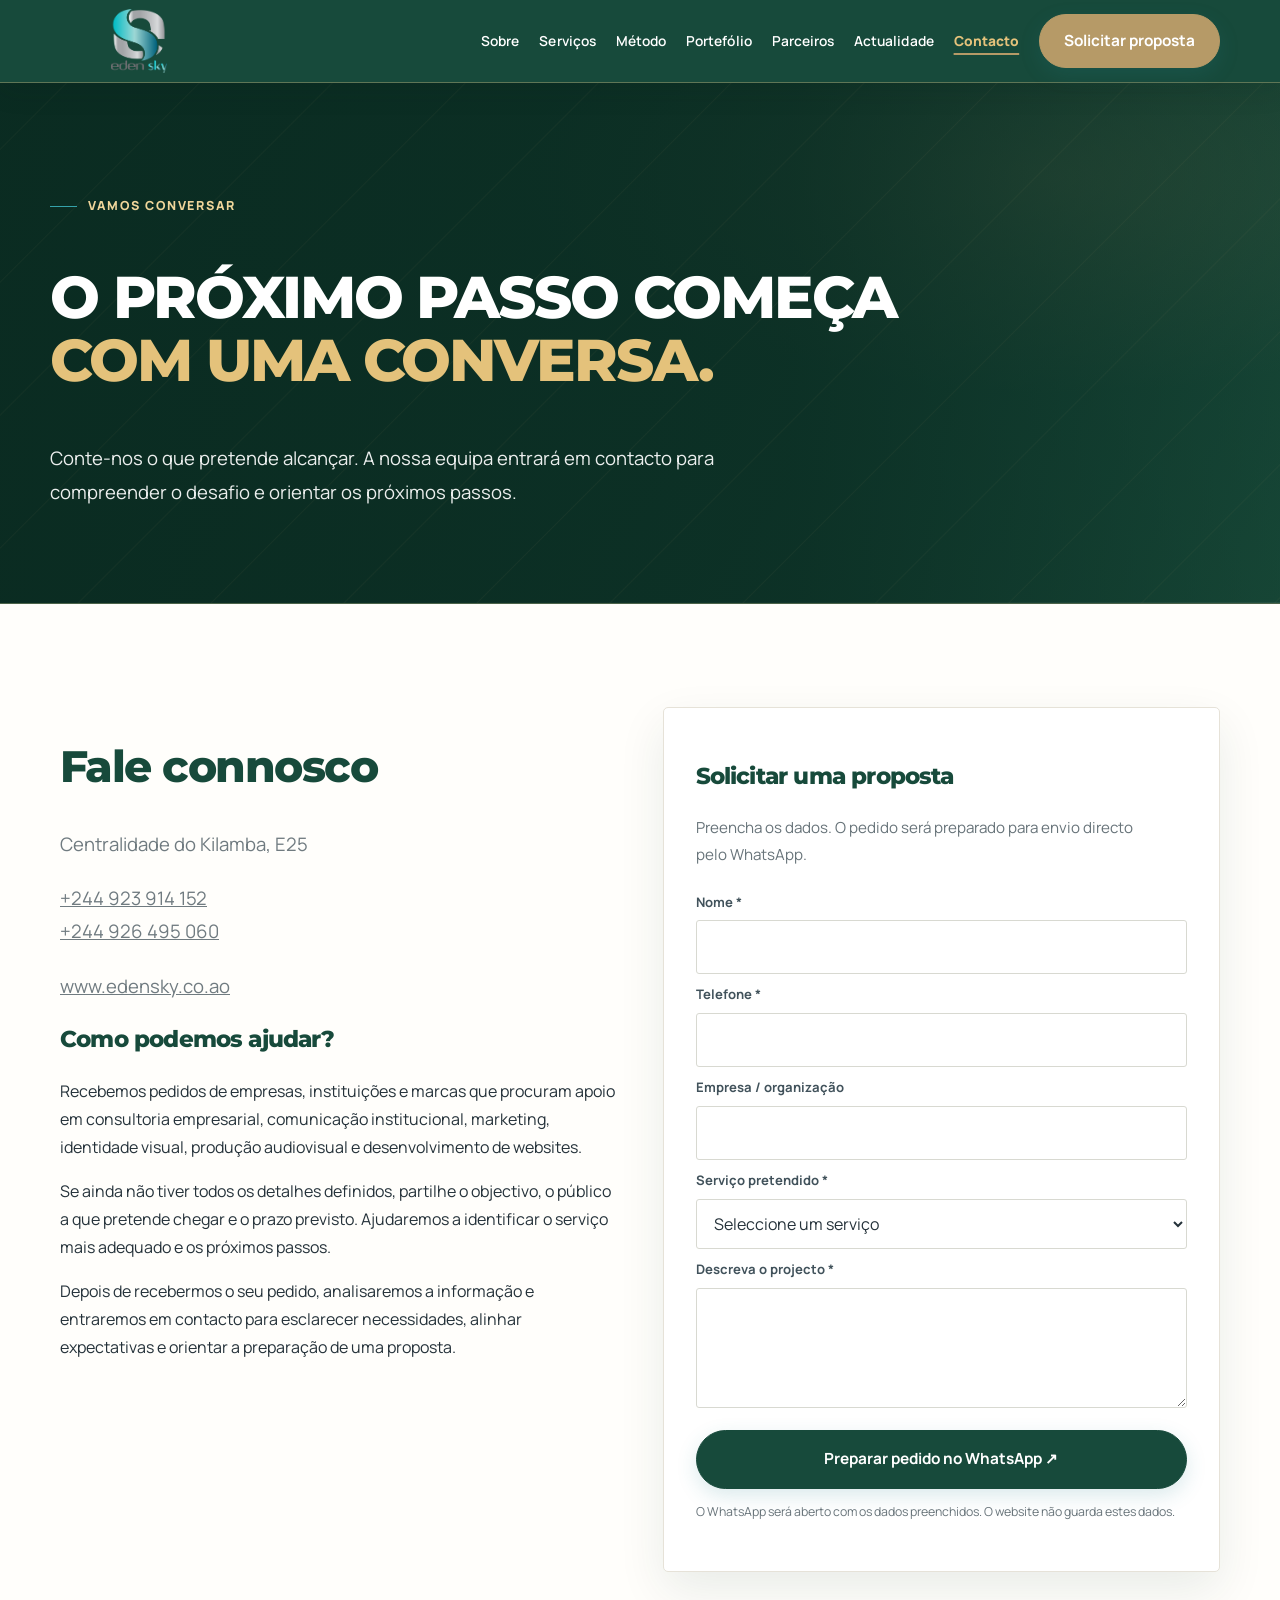
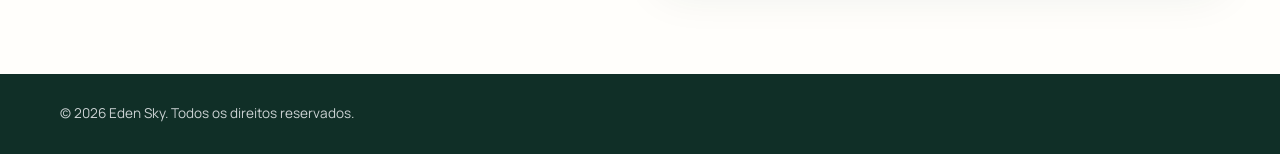
<file: contacto/index.html>
<!doctype html><html lang="pt-AO"><head><meta charset="utf-8"><meta name="viewport" content="width=device-width,initial-scale=1,viewport-fit=cover"><meta name="theme-color" content="#174A3B"><meta name="color-scheme" content="light"><meta name="description" content="Contacte a Eden Sky em Angola para solicitar uma proposta de consultoria empresarial, comunicação, marketing digital, branding ou produção audiovisual."><meta name="robots" content="index,follow">
<meta property="og:type" content="website">
<meta property="og:locale" content="pt_AO">
<meta property="og:title" content="Contacte a Eden Sky | Solicite uma Proposta">
<meta property="og:description" content="Contacte a Eden Sky em Angola para solicitar uma proposta de consultoria empresarial, comunicação, marketing digital, branding ou produção audiovisual.">
<meta property="og:url" content="https://www.edensky.co.ao/contacto/">
<meta name="twitter:card" content="summary_large_image">
<link rel="canonical" href="https://www.edensky.co.ao/contacto/"><title>Contactar a Eden Sky | Solicitar Proposta em Angola</title><meta property="og:type" content="website"><meta property="og:site_name" content="Eden Sky"><meta property="og:url" content="https://www.edensky.co.ao/contacto/"><meta property="og:image" content="https://www.edensky.co.ao/IMG_4649.png"><meta name="twitter:card" content="summary_large_image"><meta name="twitter:title" content="Contactar a Eden Sky | Solicitar Proposta em Angola"><meta name="twitter:image" content="https://www.edensky.co.ao/IMG_4649.png"><style>
:root{--navy:#174A3B;--navy-2:#205B46;--gold:#b69a67;--ivory:#f5f1e8;--white:#fff;--ink:#25323a;--muted:#68747a;--line:#e7e1d6;--shadow:0 18px 50px rgba(23,74,59,.08);--serif:Georgia,"Times New Roman",serif;--sans:"DM Sans",Arial,sans-serif}
*{box-sizing:border-box}html{scroll-behavior:smooth;scroll-padding-top:88px}body{margin:0;background:#fff;color:var(--ink);font:16px/1.72 var(--sans);-webkit-font-smoothing:antialiased}img{max-width:100%;height:auto}a{color:inherit}button,input,select,textarea{font:inherit}.wrap{width:min(1180px,calc(100% - 52px));margin-inline:auto}.site-header{position:sticky;top:0;z-index:100;background:rgba(255,255,255,.96);backdrop-filter:blur(14px);border-bottom:1px solid var(--line)}.nav{height:82px;display:flex;align-items:center;justify-content:space-between;gap:26px}.brand img{width:152px;max-height:62px;object-fit:contain;display:block}.nav-links{display:flex;align-items:center;gap:clamp(14px,1.8vw,27px)}.nav-links a:not(.btn){text-decoration:none;color:#344751;font-size:.9rem;font-weight:600;letter-spacing:.01em}.nav-links a[aria-current=page],.nav-links a:not(.btn):hover{color:var(--gold)}.btn{display:inline-flex;align-items:center;justify-content:center;min-height:48px;padding:12px 22px;border-radius:2px;border:1px solid var(--navy);background:var(--navy);color:white;text-decoration:none;font-size:.85rem;font-weight:700;letter-spacing:.035em;transition:background .2s,border-color .2s,transform .2s}.btn:hover{background:var(--navy-2);border-color:var(--navy-2);transform:translateY(-1px)}.btn.secondary{background:transparent;color:var(--navy);border-color:#b8b1a4}.btn.secondary:hover{background:var(--ivory)}.menu-toggle{display:none;border:1px solid var(--line);background:#fff;border-radius:2px;width:46px;height:46px;color:var(--navy);font-size:1.35rem}.hero{position:relative;isolation:isolate;overflow:hidden;background:var(--ivory);padding:102px 0 90px}.hero:before{content:"";position:absolute;inset:0;z-index:-1;background:linear-gradient(90deg,rgba(245,241,232,.97) 0%,rgba(245,241,232,.92) 48%,rgba(245,241,232,.58) 100%)}.hero:after{content:"";position:absolute;z-index:-1;right:0;top:0;width:38%;height:100%;background:linear-gradient(135deg,transparent 0 48%,rgba(182,154,103,.13) 48% 49%,transparent 49% 100%)}.hero-grid{display:grid;grid-template-columns:1.15fr .85fr;align-items:center;gap:60px}.hero h1,.page-hero h1{font:normal clamp(2.8rem,5vw,5.25rem)/1.04 var(--serif);letter-spacing:-.035em;color:var(--navy);max-width:790px}.hero h1 span,.page-hero h1 span{color:var(--gold)}.eyebrow{margin:0 0 19px;color:#8a7144;font-size:.72rem;font-weight:800;letter-spacing:.19em;text-transform:uppercase}.eyebrow:before{content:"";display:inline-block;width:27px;height:1px;background:var(--gold);vertical-align:middle;margin-right:11px}.hero-copy,.lead{max-width:650px;color:#56636a;font-size:1.08rem;margin:21px 0 0}.hero-actions{display:flex;gap:13px;flex-wrap:wrap;margin-top:31px}.hero-proof{margin-top:30px;color:#657078;font-size:.87rem}.hero-proof:before{content:"";display:inline-block;width:7px;height:7px;margin-right:10px;border-radius:50%;background:var(--gold)}.hero-visual{min-height:390px;position:relative;display:flex;align-items:center;justify-content:center}.hero-visual img{width:100%;max-height:410px;object-fit:cover;box-shadow:var(--shadow);border:10px solid rgba(255,255,255,.8)}.section{padding:94px 0}.section.ivory{background:var(--ivory)}.section.dark{background:var(--navy);color:#fff}.section.dark h2,.section.dark h3{color:#fff}.section h2{font:normal clamp(2.1rem,3.8vw,3.5rem)/1.12 var(--serif);color:var(--navy);letter-spacing:-.02em}.section h3{font:normal 1.45rem/1.22 var(--serif);color:var(--navy)}.section-intro{max-width:720px}.section-intro p{color:var(--muted)}.grid{display:grid;grid-template-columns:repeat(3,minmax(0,1fr));gap:20px;margin-top:42px}.card,.service,.step,.work-card,.partner-card{padding:29px;background:#fff;border:1px solid var(--line);box-shadow:0 8px 28px rgba(23,74,59,.035)}.card .num,.num{font:normal 2rem var(--serif);color:var(--gold);display:block;margin-bottom:18px}.card p,.service p,.step p,.work-card p,.partner-card p{color:var(--muted);font-size:.94rem}.service{position:relative;min-height:250px;transition:transform .2s,box-shadow .2s}.service:hover,.work-card:hover{transform:translateY(-3px);box-shadow:var(--shadow)}.service:before{content:"";display:block;width:35px;height:2px;background:var(--gold);margin-bottom:23px}.text-link{color:var(--navy);font-size:.87rem;font-weight:700;text-decoration:none;border-bottom:1px solid var(--gold);padding-bottom:4px}.process-grid{display:grid;grid-template-columns:repeat(4,minmax(0,1fr));gap:16px;margin-top:40px}.step{padding:24px}.step span{font:normal 2rem var(--serif);color:var(--gold)}.portfolio-head{display:flex;align-items:end;justify-content:space-between;gap:24px}.portfolio-grid{display:grid;grid-template-columns:repeat(3,minmax(0,1fr));gap:20px;margin-top:38px}.work-card{padding:0;overflow:hidden;transition:transform .2s,box-shadow .2s}.work-art{min-height:190px;background:linear-gradient(135deg,#e9e2d4,#f8f5ee);display:flex;align-items:end;padding:23px}.work-art strong{font:normal 1.8rem var(--serif);color:var(--navy)}.work-meta{padding:23px}.work-meta small{font-size:.7rem;letter-spacing:.14em;color:#967a49;text-transform:uppercase;font-weight:800}.work-meta h3{margin-top:8px}.partner-grid{display:grid;grid-template-columns:repeat(4,minmax(0,1fr));gap:13px;margin-top:32px}.partner-grid span{display:flex;align-items:center;justify-content:center;text-align:center;min-height:80px;padding:17px;border:1px solid var(--line);background:white;color:#51616a;font-size:.86rem;font-weight:600}.contact-section{background:var(--ivory)}.contact-grid{display:grid;grid-template-columns:1fr 1fr;gap:45px;align-items:start}.contact-list{list-style:none;margin:25px 0 0;padding:0}.contact-list li{margin:10px 0;color:#58656c}.contact-list a{color:var(--navy);font-weight:700;text-decoration:none}.form-card{background:#fff;border:1px solid var(--line);padding:32px;box-shadow:var(--shadow)}.form-card>p{color:var(--muted);margin:9px 0 22px}.form-grid{display:grid;grid-template-columns:1fr 1fr;gap:14px}.field{display:grid;gap:7px;margin:9px 0}.field.full{grid-column:1/-1}.field label{font-size:.82rem;font-weight:700;color:#41525b}.field input,.field select,.field textarea{width:100%;padding:12px 13px;border:1px solid #dcd7cd;border-radius:0;background:#fff;color:var(--ink);min-height:47px}.field textarea{min-height:120px;resize:vertical}.form-card .btn{width:100%;margin-top:13px}.form-hint{font-size:.77rem;color:var(--muted);margin-top:12px}.form-status{min-height:1.4em;color:#315b48;font-weight:700;font-size:.86rem;margin-top:12px}footer{padding:28px 0;background:#102532;color:#cbd2d3;font-size:.85rem}footer .foot{display:flex;align-items:center;justify-content:space-between;gap:16px;flex-wrap:wrap}footer a{color:#d8c49d;text-decoration:none}.page-hero{padding:85px 0 68px;background:var(--ivory);border-bottom:1px solid var(--line)}.page-hero .lead{max-width:780px}.mist{background:#f8f7f3}
@media(max-width:950px){.nav-links{gap:12px}.nav-links a:not(.btn){font-size:.83rem}.hero-grid{gap:35px}.process-grid{grid-template-columns:repeat(2,1fr)}}
@media(max-width:760px){.wrap{width:calc(100% - 34px)}.nav{height:70px}.brand img{width:125px;max-height:52px}.menu-toggle{display:grid;place-items:center}.nav-links{display:none;position:absolute;top:70px;left:0;right:0;padding:13px 22px 23px;background:#fff;border-bottom:1px solid var(--line);box-shadow:0 16px 30px rgba(23,74,59,.12);flex-direction:column;align-items:stretch;gap:0;max-height:calc(100dvh - 70px);overflow:auto}.nav-links.open{display:flex}.nav-links a:not(.btn){min-height:48px;padding:12px 3px;border-bottom:1px solid var(--line);font-size:.98rem}.nav-links .btn{margin-top:14px}.hero{padding:66px 0 58px}.hero-grid{grid-template-columns:1fr;gap:30px}.hero h1,.page-hero h1{font-size:clamp(2.6rem,11vw,4rem)}.hero-visual{min-height:0;max-height:300px;overflow:hidden}.hero-visual img{max-height:300px}.section{padding:65px 0}.grid,.portfolio-grid,.contact-grid{grid-template-columns:1fr;gap:14px}.service,.card,.step{padding:23px}.process-grid{grid-template-columns:1fr 1fr}.partner-grid{grid-template-columns:repeat(2,minmax(0,1fr))}.form-card{padding:22px}.form-grid{grid-template-columns:1fr}.field.full{grid-column:auto}.portfolio-head{display:block}.hero-actions .btn{width:100%}.page-hero{padding:62px 0 48px}footer .foot{align-items:flex-start;flex-direction:column}}
@media(max-width:390px){.process-grid,.partner-grid{grid-template-columns:1fr}.hero h1,.page-hero h1{font-size:2.5rem}}
@media(prefers-reduced-motion:reduce){html{scroll-behavior:auto}*,*:before,*:after{transition:none!important}}
</style><style>.partner-wordmark{display:inline-flex;align-items:center;justify-content:center;min-height:54px;padding:12px 18px;border:1px solid rgba(182,154,103,.45);background:linear-gradient(135deg,#f5f1e8,#fff);color:#174A3B;font:700 .9rem/1.3 Arial,sans-serif;letter-spacing:.04em;text-align:center}.hero-home,.about-hero,.portfolio-hero,.partners-hero,.page-hero.contact-hero,.page-hero.method-hero{background-color:#174A3B!important;background-image:radial-gradient(ellipse at 82% 18%,rgba(182,154,103,.22),transparent 36%),linear-gradient(125deg,#123c30 0%,#174A3B 58%,#205B46 100%)!important}.hero-home:before,.about-hero:before,.portfolio-hero:before,.partners-hero:before,.page-hero.contact-hero:before,.page-hero.method-hero:before{background:linear-gradient(90deg,rgba(10,43,33,.96),rgba(10,43,33,.82) 62%,rgba(10,43,33,.45))!important}.hero-home:after,.about-hero:after,.portfolio-hero:after,.partners-hero:after,.page-hero.contact-hero:after,.page-hero.method-hero:after{content:"";position:absolute;inset:0;pointer-events:none;background:repeating-linear-gradient(135deg,transparent 0 46px,rgba(182,154,103,.10) 47px,transparent 48px 94px)!important;opacity:.55}</style><style>:root{--navy:#174A3B;--navy-2:#205B46;--gold:#b69a67;--ivory:#f5f1e8;--white:#fff;--ink:#25323a;--muted:#68747a;--line:#e7e1d6}</style>
<link rel="preconnect" href="https://fonts.googleapis.com">
<link rel="preconnect" href="https://fonts.gstatic.com" crossorigin>
<link href="https://fonts.googleapis.com/css2?family=Manrope:wght@400;500;600;700;800&family=Montserrat:wght@600;700;800&display=swap" rel="stylesheet">
<link rel="stylesheet" href="/assets/eden-sky-redesign.css?v=20261116-1209">
<link rel="stylesheet" href="/assets/eden-sky-accessibility.css?v=20261117-01"></head><body><a class="skip-link" href="#main-content">Saltar para o conteúdo</a><header class="site-header"><div class="wrap nav">
<a class="brand" href="/" aria-label="Eden Sky — início"><img src="/IMG_4649.png" alt="Logótipo Eden Sky" width="304" height="120" decoding="async"></a>
<button class="menu-toggle" type="button" aria-expanded="false" aria-controls="nav-links" aria-label="Abrir menu">☰</button>
<nav class="nav-links" id="nav-links" aria-label="Navegação principal"><a href="/sobre/">Sobre</a><a href="/servicos/">Serviços</a><a href="/metodo/">Método</a><a href="/portfolio/">Portefólio</a><a href="/parceiros/">Parceiros</a><a href="/actualidade/">Actualidade</a><a href="/contacto/" aria-current="page">Contacto</a><a class="btn" href="/contacto/#pedido">Solicitar proposta</a></nav>
</div></header><main id="main-content"><section class="page-hero contact-hero"><div class="wrap"><p class="eyebrow">Vamos conversar</p><h1>O PRÓXIMO PASSO COMEÇA <span>COM UMA CONVERSA.</span></h1><p class="lead">Conte-nos o que pretende alcançar. A nossa equipa entrará em contacto para compreender o desafio e orientar os próximos passos.</p></div></section><section class="section"><div class="wrap contact-grid"><div><h2>Fale connosco</h2><p class="lead">Centralidade do Kilamba, E25</p><p class="lead"><a href="tel:+244923914152">+244 923 914 152</a><br><a href="tel:+244926495060">+244 926 495 060</a></p><p class="lead"><a href="https://www.edensky.co.ao">www.edensky.co.ao</a></p><h3>Como podemos ajudar?</h3><p>Recebemos pedidos de empresas, instituições e marcas que procuram apoio em consultoria empresarial, comunicação institucional, marketing, identidade visual, produção audiovisual e desenvolvimento de websites.</p><p>Se ainda não tiver todos os detalhes definidos, partilhe o objectivo, o público a que pretende chegar e o prazo previsto. Ajudaremos a identificar o serviço mais adequado e os próximos passos.</p><p>Depois de recebermos o seu pedido, analisaremos a informação e entraremos em contacto para esclarecer necessidades, alinhar expectativas e orientar a preparação de uma proposta.</p></div><div class="form-card" id="pedido"><h3>Solicitar uma proposta</h3><p class="lead" style="font-size:.95rem">Preencha os dados. O pedido será preparado para envio directo pelo WhatsApp.</p><form id="proposal-form"><div class="field"><label for="name">Nome *</label><input id="name" name="name" autocomplete="name" required maxlength="90"></div><div class="field"><label for="phone">Telefone *</label><input id="phone" name="phone" autocomplete="tel" required maxlength="30" pattern="[+0-9() .-]{7,30}" inputmode="tel"></div><div class="field"><label for="org">Empresa / organização</label><input id="org" name="organisation" maxlength="100"></div><div class="field"><label for="service">Serviço pretendido *</label><select id="service" name="service" required><option value="">Seleccione um serviço</option><option>Consultoria empresarial</option><option>Comunicação institucional</option><option>Marketing e branding</option><option>Produção audiovisual</option><option>Outro / ainda não definido</option></select></div><div class="field"><label for="message">Descreva o projecto *</label><textarea id="message" name="message" required minlength="10" maxlength="1200"></textarea></div><button class="btn" type="submit">Preparar pedido no WhatsApp ↗</button><p class="form-hint">O WhatsApp será aberto com os dados preenchidos. O website não guarda estes dados.</p><p id="status" role="status" aria-live="polite"></p></form></div></div></section><script>(function(){const f=document.getElementById('proposal-form');f.addEventListener('submit',e=>{e.preventDefault();if(!f.reportValidity())return;const d=new FormData(f);const msg=['Olá, Eden Sky. Gostaria de solicitar uma proposta.','','Nome: '+d.get('name'),'Telefone: '+d.get('phone'),'Empresa/organização: '+(d.get('organisation')||'Não indicado'),'Serviço: '+d.get('service'),'Projecto: '+d.get('message')].join('\n');const url='https://wa.me/244923914152?text='+encodeURIComponent(msg);const status=document.getElementById('status');const w=window.open(url,'_blank');if(w){w.opener=null;status.textContent='O WhatsApp foi aberto. Reveja os dados e envie a mensagem.';}else{const link=document.createElement('a');link.href=url;link.target='_blank';link.rel='noopener noreferrer';link.textContent='Abrir o WhatsApp';status.replaceChildren(document.createTextNode('O navegador bloqueou a janela. '),link);}});})();</script></main><footer><div class="wrap foot"><span>© 2026 Eden Sky. Todos os direitos reservados.</span></div></footer><script src="/assets/eden-sky-interactions.js?v=20261116-1209" defer></script></body></html>
</file>
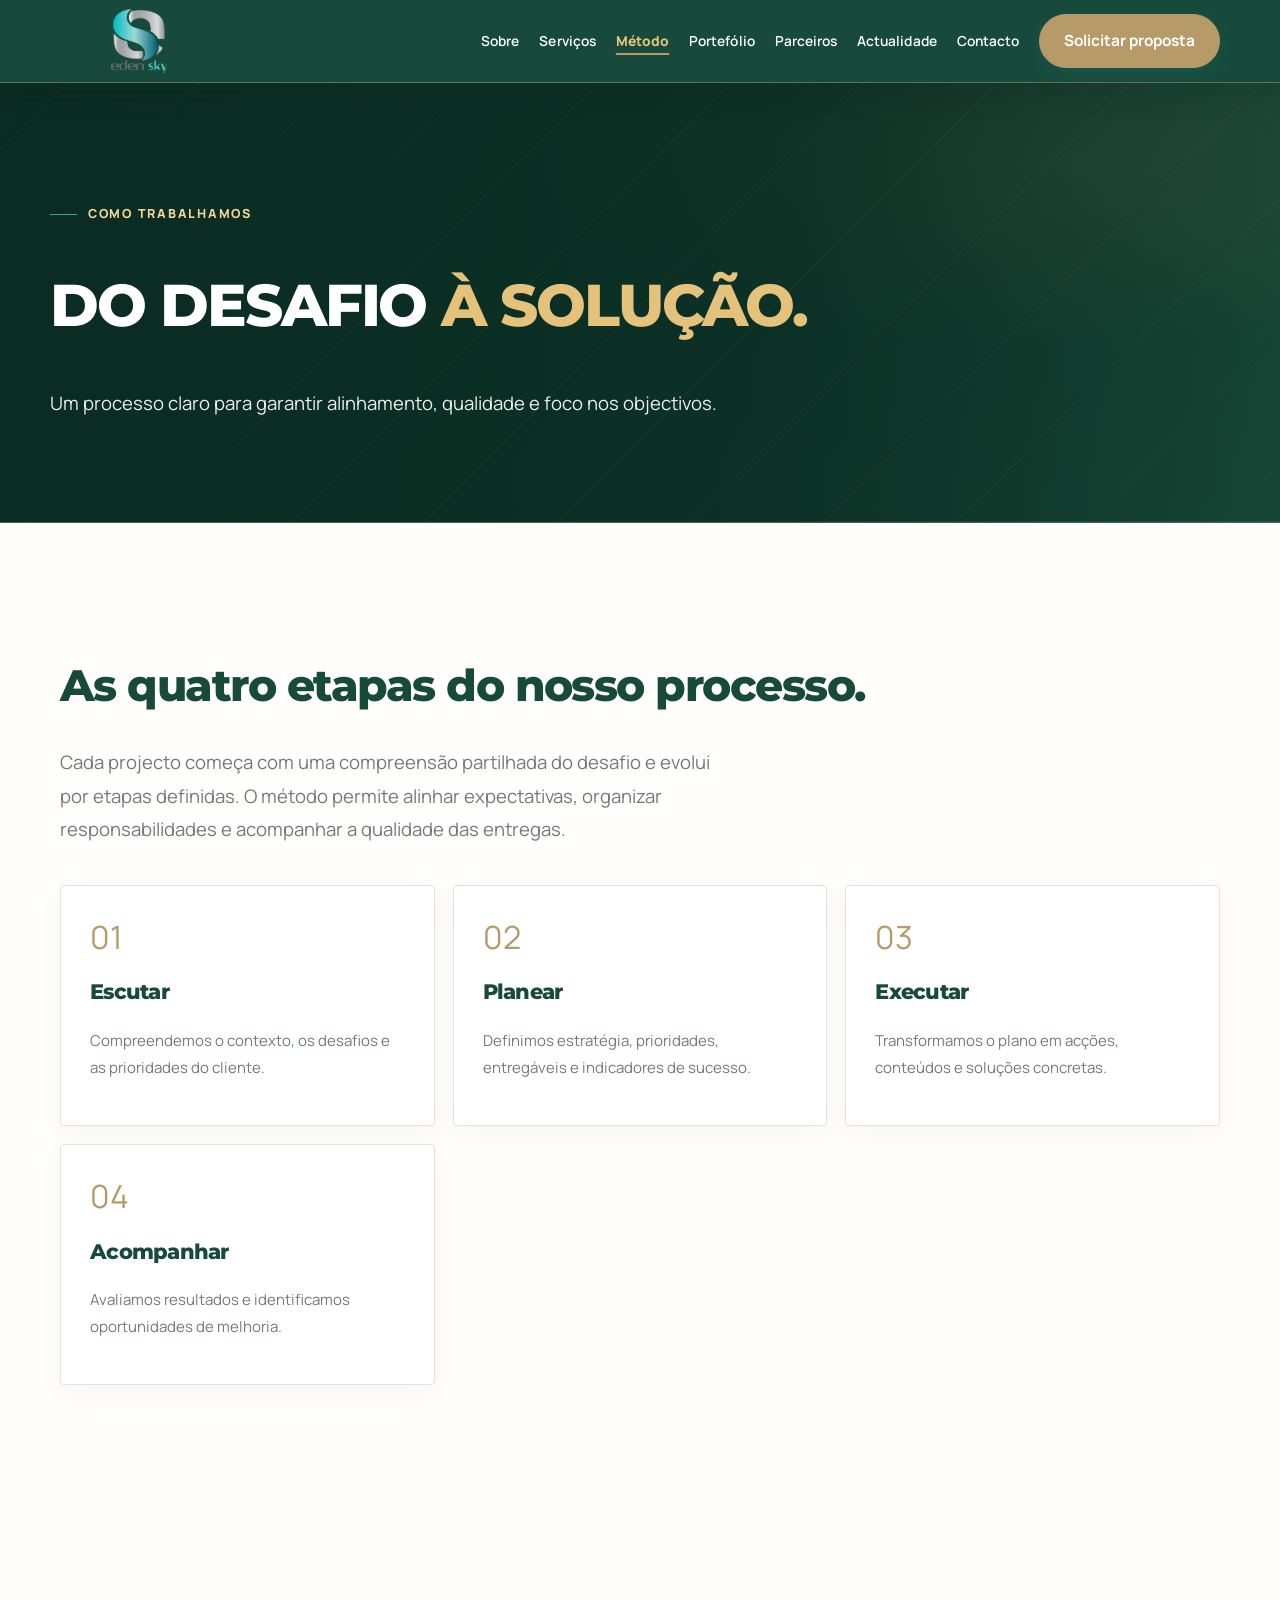
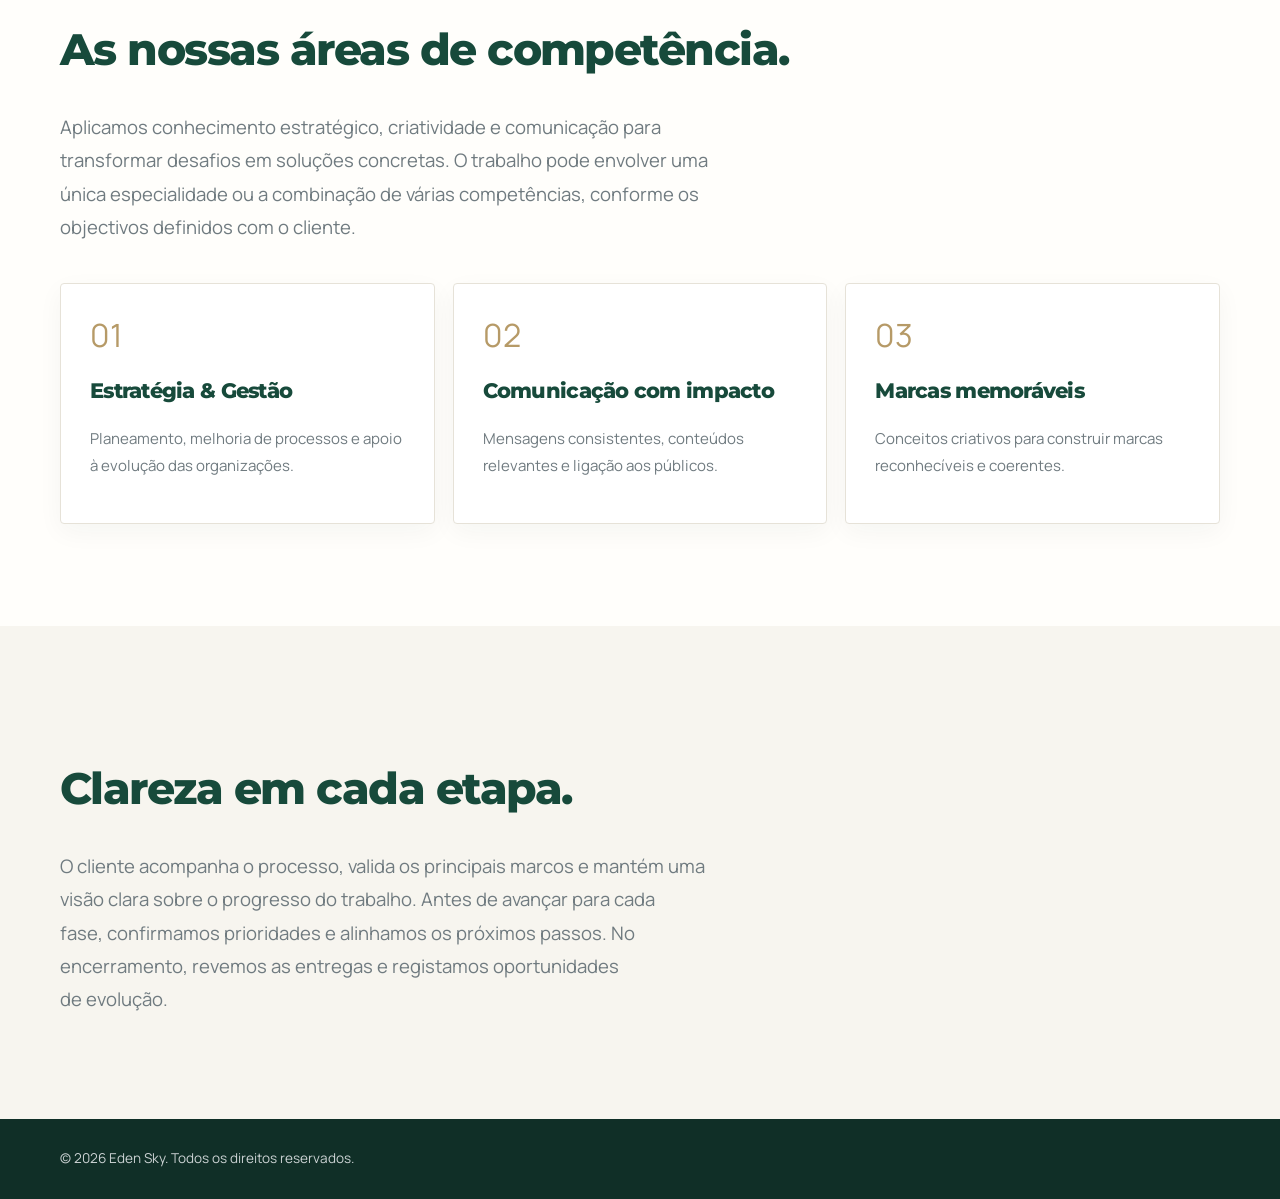
<file: metodo/index.html>
<!doctype html><html lang="pt-AO"><head><meta charset="utf-8"><meta name="viewport" content="width=device-width,initial-scale=1,viewport-fit=cover"><meta name="theme-color" content="#174A3B"><meta name="color-scheme" content="light"><meta name="description" content="Conheça o método da Eden Sky: escuta e diagnóstico, estratégia, desenvolvimento e entrega de soluções de consultoria, comunicação e branding."><meta name="robots" content="index,follow">
<meta property="og:type" content="website">
<meta property="og:locale" content="pt_AO">
<meta property="og:title" content="O Método Eden Sky | Da Estratégia à Entrega">
<meta property="og:description" content="Um processo claro para transformar desafios empresariais e de comunicação em soluções personalizadas.">
<meta property="og:url" content="https://www.edensky.co.ao/metodo/">
<meta name="twitter:card" content="summary_large_image">
<link rel="canonical" href="https://www.edensky.co.ao/metodo/"><title>Método de Trabalho | Eden Sky Angola</title><meta property="og:type" content="website"><meta property="og:site_name" content="Eden Sky"><meta property="og:url" content="https://www.edensky.co.ao/metodo/"><meta property="og:image" content="https://www.edensky.co.ao/IMG_4649.png"><meta name="twitter:card" content="summary_large_image"><meta name="twitter:title" content="Método de Trabalho | Eden Sky Angola"><meta name="twitter:image" content="https://www.edensky.co.ao/IMG_4649.png"><style>
:root{--navy:#174A3B;--navy-2:#205B46;--gold:#b69a67;--ivory:#f5f1e8;--white:#fff;--ink:#25323a;--muted:#68747a;--line:#e7e1d6;--shadow:0 18px 50px rgba(23,74,59,.08);--serif:Georgia,"Times New Roman",serif;--sans:"DM Sans",Arial,sans-serif}
*{box-sizing:border-box}html{scroll-behavior:smooth;scroll-padding-top:88px}body{margin:0;background:#fff;color:var(--ink);font:16px/1.72 var(--sans);-webkit-font-smoothing:antialiased}img{max-width:100%;height:auto}a{color:inherit}button,input,select,textarea{font:inherit}.wrap{width:min(1180px,calc(100% - 52px));margin-inline:auto}.site-header{position:sticky;top:0;z-index:100;background:rgba(255,255,255,.96);backdrop-filter:blur(14px);border-bottom:1px solid var(--line)}.nav{height:82px;display:flex;align-items:center;justify-content:space-between;gap:26px}.brand img{width:152px;max-height:62px;object-fit:contain;display:block}.nav-links{display:flex;align-items:center;gap:clamp(14px,1.8vw,27px)}.nav-links a:not(.btn){text-decoration:none;color:#344751;font-size:.9rem;font-weight:600;letter-spacing:.01em}.nav-links a[aria-current=page],.nav-links a:not(.btn):hover{color:var(--gold)}.btn{display:inline-flex;align-items:center;justify-content:center;min-height:48px;padding:12px 22px;border-radius:2px;border:1px solid var(--navy);background:var(--navy);color:white;text-decoration:none;font-size:.85rem;font-weight:700;letter-spacing:.035em;transition:background .2s,border-color .2s,transform .2s}.btn:hover{background:var(--navy-2);border-color:var(--navy-2);transform:translateY(-1px)}.btn.secondary{background:transparent;color:var(--navy);border-color:#b8b1a4}.btn.secondary:hover{background:var(--ivory)}.menu-toggle{display:none;border:1px solid var(--line);background:#fff;border-radius:2px;width:46px;height:46px;color:var(--navy);font-size:1.35rem}.hero{position:relative;isolation:isolate;overflow:hidden;background:var(--ivory);padding:102px 0 90px}.hero:before{content:"";position:absolute;inset:0;z-index:-1;background:linear-gradient(90deg,rgba(245,241,232,.97) 0%,rgba(245,241,232,.92) 48%,rgba(245,241,232,.58) 100%)}.hero:after{content:"";position:absolute;z-index:-1;right:0;top:0;width:38%;height:100%;background:linear-gradient(135deg,transparent 0 48%,rgba(182,154,103,.13) 48% 49%,transparent 49% 100%)}.hero-grid{display:grid;grid-template-columns:1.15fr .85fr;align-items:center;gap:60px}.hero h1,.page-hero h1{font:normal clamp(2.8rem,5vw,5.25rem)/1.04 var(--serif);letter-spacing:-.035em;color:var(--navy);max-width:790px}.hero h1 span,.page-hero h1 span{color:var(--gold)}.eyebrow{margin:0 0 19px;color:#8a7144;font-size:.72rem;font-weight:800;letter-spacing:.19em;text-transform:uppercase}.eyebrow:before{content:"";display:inline-block;width:27px;height:1px;background:var(--gold);vertical-align:middle;margin-right:11px}.hero-copy,.lead{max-width:650px;color:#56636a;font-size:1.08rem;margin:21px 0 0}.hero-actions{display:flex;gap:13px;flex-wrap:wrap;margin-top:31px}.hero-proof{margin-top:30px;color:#657078;font-size:.87rem}.hero-proof:before{content:"";display:inline-block;width:7px;height:7px;margin-right:10px;border-radius:50%;background:var(--gold)}.hero-visual{min-height:390px;position:relative;display:flex;align-items:center;justify-content:center}.hero-visual img{width:100%;max-height:410px;object-fit:cover;box-shadow:var(--shadow);border:10px solid rgba(255,255,255,.8)}.section{padding:94px 0}.section.ivory{background:var(--ivory)}.section.dark{background:var(--navy);color:#fff}.section.dark h2,.section.dark h3{color:#fff}.section h2{font:normal clamp(2.1rem,3.8vw,3.5rem)/1.12 var(--serif);color:var(--navy);letter-spacing:-.02em}.section h3{font:normal 1.45rem/1.22 var(--serif);color:var(--navy)}.section-intro{max-width:720px}.section-intro p{color:var(--muted)}.grid{display:grid;grid-template-columns:repeat(3,minmax(0,1fr));gap:20px;margin-top:42px}.card,.service,.step,.work-card,.partner-card{padding:29px;background:#fff;border:1px solid var(--line);box-shadow:0 8px 28px rgba(23,74,59,.035)}.card .num,.num{font:normal 2rem var(--serif);color:var(--gold);display:block;margin-bottom:18px}.card p,.service p,.step p,.work-card p,.partner-card p{color:var(--muted);font-size:.94rem}.service{position:relative;min-height:250px;transition:transform .2s,box-shadow .2s}.service:hover,.work-card:hover{transform:translateY(-3px);box-shadow:var(--shadow)}.service:before{content:"";display:block;width:35px;height:2px;background:var(--gold);margin-bottom:23px}.text-link{color:var(--navy);font-size:.87rem;font-weight:700;text-decoration:none;border-bottom:1px solid var(--gold);padding-bottom:4px}.process-grid{display:grid;grid-template-columns:repeat(4,minmax(0,1fr));gap:16px;margin-top:40px}.step{padding:24px}.step span{font:normal 2rem var(--serif);color:var(--gold)}.portfolio-head{display:flex;align-items:end;justify-content:space-between;gap:24px}.portfolio-grid{display:grid;grid-template-columns:repeat(3,minmax(0,1fr));gap:20px;margin-top:38px}.work-card{padding:0;overflow:hidden;transition:transform .2s,box-shadow .2s}.work-art{min-height:190px;background:linear-gradient(135deg,#e9e2d4,#f8f5ee);display:flex;align-items:end;padding:23px}.work-art strong{font:normal 1.8rem var(--serif);color:var(--navy)}.work-meta{padding:23px}.work-meta small{font-size:.7rem;letter-spacing:.14em;color:#967a49;text-transform:uppercase;font-weight:800}.work-meta h3{margin-top:8px}.partner-grid{display:grid;grid-template-columns:repeat(4,minmax(0,1fr));gap:13px;margin-top:32px}.partner-grid span{display:flex;align-items:center;justify-content:center;text-align:center;min-height:80px;padding:17px;border:1px solid var(--line);background:white;color:#51616a;font-size:.86rem;font-weight:600}.contact-section{background:var(--ivory)}.contact-grid{display:grid;grid-template-columns:1fr 1fr;gap:45px;align-items:start}.contact-list{list-style:none;margin:25px 0 0;padding:0}.contact-list li{margin:10px 0;color:#58656c}.contact-list a{color:var(--navy);font-weight:700;text-decoration:none}.form-card{background:#fff;border:1px solid var(--line);padding:32px;box-shadow:var(--shadow)}.form-card>p{color:var(--muted);margin:9px 0 22px}.form-grid{display:grid;grid-template-columns:1fr 1fr;gap:14px}.field{display:grid;gap:7px;margin:9px 0}.field.full{grid-column:1/-1}.field label{font-size:.82rem;font-weight:700;color:#41525b}.field input,.field select,.field textarea{width:100%;padding:12px 13px;border:1px solid #dcd7cd;border-radius:0;background:#fff;color:var(--ink);min-height:47px}.field textarea{min-height:120px;resize:vertical}.form-card .btn{width:100%;margin-top:13px}.form-hint{font-size:.77rem;color:var(--muted);margin-top:12px}.form-status{min-height:1.4em;color:#315b48;font-weight:700;font-size:.86rem;margin-top:12px}footer{padding:28px 0;background:#102532;color:#cbd2d3;font-size:.85rem}footer .foot{display:flex;align-items:center;justify-content:space-between;gap:16px;flex-wrap:wrap}footer a{color:#d8c49d;text-decoration:none}.page-hero{padding:85px 0 68px;background:var(--ivory);border-bottom:1px solid var(--line)}.page-hero .lead{max-width:780px}.mist{background:#f8f7f3}
@media(max-width:950px){.nav-links{gap:12px}.nav-links a:not(.btn){font-size:.83rem}.hero-grid{gap:35px}.process-grid{grid-template-columns:repeat(2,1fr)}}
@media(max-width:760px){.wrap{width:calc(100% - 34px)}.nav{height:70px}.brand img{width:125px;max-height:52px}.menu-toggle{display:grid;place-items:center}.nav-links{display:none;position:absolute;top:70px;left:0;right:0;padding:13px 22px 23px;background:#fff;border-bottom:1px solid var(--line);box-shadow:0 16px 30px rgba(23,74,59,.12);flex-direction:column;align-items:stretch;gap:0;max-height:calc(100dvh - 70px);overflow:auto}.nav-links.open{display:flex}.nav-links a:not(.btn){min-height:48px;padding:12px 3px;border-bottom:1px solid var(--line);font-size:.98rem}.nav-links .btn{margin-top:14px}.hero{padding:66px 0 58px}.hero-grid{grid-template-columns:1fr;gap:30px}.hero h1,.page-hero h1{font-size:clamp(2.6rem,11vw,4rem)}.hero-visual{min-height:0;max-height:300px;overflow:hidden}.hero-visual img{max-height:300px}.section{padding:65px 0}.grid,.portfolio-grid,.contact-grid{grid-template-columns:1fr;gap:14px}.service,.card,.step{padding:23px}.process-grid{grid-template-columns:1fr 1fr}.partner-grid{grid-template-columns:repeat(2,minmax(0,1fr))}.form-card{padding:22px}.form-grid{grid-template-columns:1fr}.field.full{grid-column:auto}.portfolio-head{display:block}.hero-actions .btn{width:100%}.page-hero{padding:62px 0 48px}footer .foot{align-items:flex-start;flex-direction:column}}
@media(max-width:390px){.process-grid,.partner-grid{grid-template-columns:1fr}.hero h1,.page-hero h1{font-size:2.5rem}}
@media(prefers-reduced-motion:reduce){html{scroll-behavior:auto}*,*:before,*:after{transition:none!important}}
</style><style>

.partner-wordmark{display:inline-flex;align-items:center;justify-content:center;min-height:54px;padding:12px 18px;border:1px solid rgba(182,154,103,.45);background:linear-gradient(135deg,#f5f1e8,#fff);color:#174A3B;font:700 .9rem/1.3 Arial,sans-serif;letter-spacing:.04em;text-align:center}
.hero-home,.about-hero,.portfolio-hero,.partners-hero,.page-hero.contact-hero,.page-hero.method-hero{background-color:#174A3B!important;background-image:radial-gradient(ellipse at 82% 18%,rgba(182,154,103,.22),transparent 36%),linear-gradient(125deg,#123c30 0%,#174A3B 58%,#205B46 100%)!important}
.hero-home:before,.about-hero:before,.portfolio-hero:before,.partners-hero:before,.page-hero.contact-hero:before,.page-hero.method-hero:before{background:linear-gradient(90deg,rgba(10,43,33,.96),rgba(10,43,33,.82) 62%,rgba(10,43,33,.45))!important}
.hero-home:after,.about-hero:after,.portfolio-hero:after,.partners-hero:after,.page-hero.contact-hero:after,.page-hero.method-hero:after{content:"";position:absolute;inset:0;pointer-events:none;background:repeating-linear-gradient(135deg,transparent 0 46px,rgba(182,154,103,.10) 47px,transparent 48px 94px)!important;opacity:.55}
</style><style>:root{--navy:#174A3B;--navy-2:#205B46;--gold:#b69a67;--ivory:#f5f1e8;--white:#fff;--ink:#25323a;--muted:#68747a;--line:#e7e1d6}</style>
<link rel="preconnect" href="https://fonts.googleapis.com">
<link rel="preconnect" href="https://fonts.gstatic.com" crossorigin>
<link href="https://fonts.googleapis.com/css2?family=Manrope:wght@400;500;600;700;800&family=Montserrat:wght@600;700;800&display=swap" rel="stylesheet">
<link rel="stylesheet" href="/assets/eden-sky-redesign.css?v=20261116-1209">
<link rel="stylesheet" href="/assets/eden-sky-accessibility.css?v=20261117-01"></head><body><a class="skip-link" href="#main-content">Saltar para o conteúdo</a><header class="site-header"><div class="wrap nav">
<a class="brand" href="/" aria-label="Eden Sky — início"><img src="/IMG_4649.png" alt="Logótipo Eden Sky" width="304" height="120" decoding="async"></a>
<button class="menu-toggle" type="button" aria-expanded="false" aria-controls="nav-links" aria-label="Abrir menu">☰</button>
<nav class="nav-links" id="nav-links" aria-label="Navegação principal"><a href="/sobre/">Sobre</a><a href="/servicos/">Serviços</a><a href="/metodo/" aria-current="page">Método</a><a href="/portfolio/">Portefólio</a><a href="/parceiros/">Parceiros</a><a href="/actualidade/">Actualidade</a><a href="/contacto/">Contacto</a><a class="btn" href="/contacto/#pedido">Solicitar proposta</a></nav>
</div></header><main id="main-content"><section class="page-hero method-hero"><div class="wrap"><p class="eyebrow">Como trabalhamos</p><h1>DO DESAFIO <span>À SOLUÇÃO.</span></h1><p class="lead">Um processo claro para garantir alinhamento, qualidade e foco nos objectivos.</p></div></section><section class="section"><div class="wrap"><h2>As quatro etapas do nosso processo.</h2><p class="lead">Cada projecto começa com uma compreensão partilhada do desafio e evolui por etapas definidas. O método permite alinhar expectativas, organizar responsabilidades e acompanhar a qualidade das entregas.</p><div class="grid"><article class="card"><span class="num">01</span><h3>Escutar</h3><p>Compreendemos o contexto, os desafios e as prioridades do cliente.</p></article><article class="card"><span class="num">02</span><h3>Planear</h3><p>Definimos estratégia, prioridades, entregáveis e indicadores de sucesso.</p></article><article class="card"><span class="num">03</span><h3>Executar</h3><p>Transformamos o plano em acções, conteúdos e soluções concretas.</p></article><article class="card"><span class="num">04</span><h3>Acompanhar</h3><p>Avaliamos resultados e identificamos oportunidades de melhoria.</p></article></div></section><section class="section"><div class="wrap"><h2>As nossas áreas de competência.</h2><p class="lead">Aplicamos conhecimento estratégico, criatividade e comunicação para transformar desafios em soluções concretas. O trabalho pode envolver uma única especialidade ou a combinação de várias competências, conforme os objectivos definidos com o cliente.</p><div class="grid"><article class="card"><span class="num">01</span><h3>Estratégia &amp; Gestão</h3><p>Planeamento, melhoria de processos e apoio à evolução das organizações.</p></article><article class="card"><span class="num">02</span><h3>Comunicação com impacto</h3><p>Mensagens consistentes, conteúdos relevantes e ligação aos públicos.</p></article><article class="card"><span class="num">03</span><h3>Marcas memoráveis</h3><p>Conceitos criativos para construir marcas reconhecíveis e coerentes.</p></article></div></div></section><section class="section mist"><div class="wrap"><h2>Clareza em cada etapa.</h2><p class="lead">O cliente acompanha o processo, valida os principais marcos e mantém uma visão clara sobre o progresso do trabalho. Antes de avançar para cada fase, confirmamos prioridades e alinhamos os próximos passos. No encerramento, revemos as entregas e registamos oportunidades de evolução.</p></div></section></main><footer><div class="wrap foot"><span>© 2026 Eden Sky. Todos os direitos reservados.</span></div></footer><script src="/assets/eden-sky-interactions.js?v=20261116-1209" defer></script></body></html>
</file>
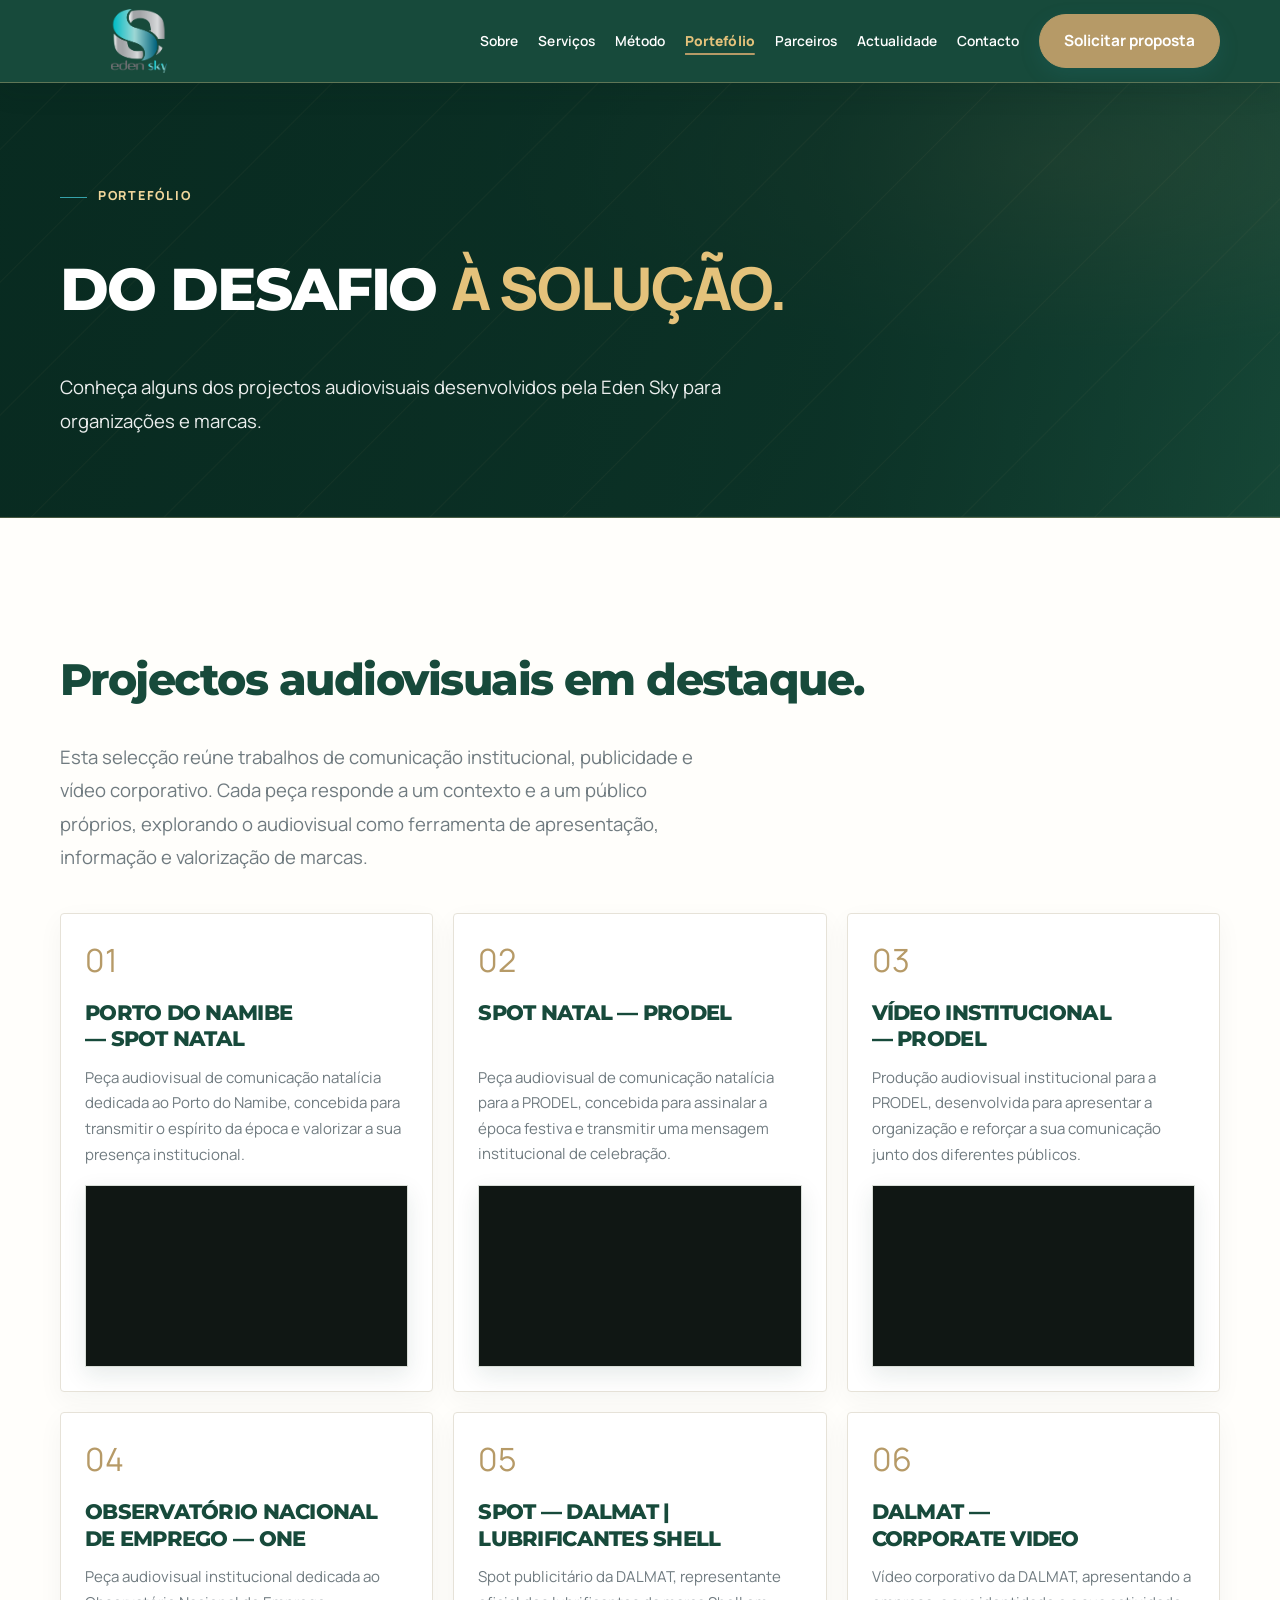
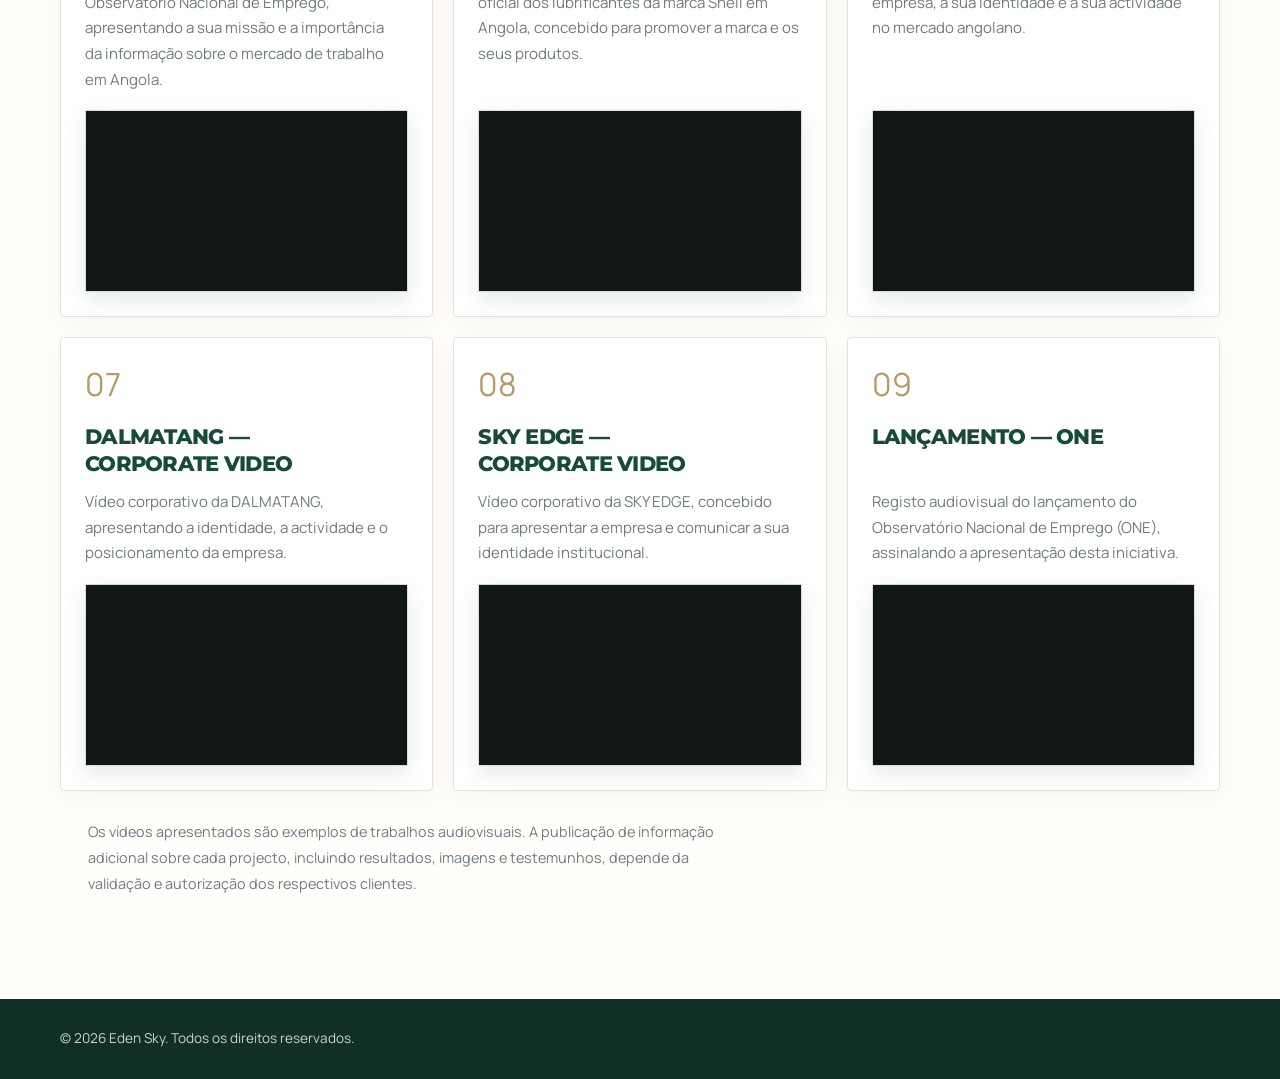
<file: portfolio/index.html>
<!doctype html><html lang="pt-AO"><head><meta charset="utf-8"><meta name="viewport" content="width=device-width,initial-scale=1,viewport-fit=cover"><meta name="theme-color" content="#174A3B"><meta name="color-scheme" content="light"><meta name="description" content="Explore o portefólio da Eden Sky e conheça projectos de consultoria, comunicação, marketing, branding, design e produção audiovisual."><meta name="robots" content="index,follow">
<meta property="og:type" content="website">
<meta property="og:locale" content="pt_AO">
<meta property="og:title" content="Portefólio | Projectos Eden Sky">
<meta property="og:description" content="Projectos e soluções desenvolvidos pela Eden Sky para marcas, organizações e instituições.">
<meta property="og:url" content="https://www.edensky.co.ao/portfolio/">
<meta name="twitter:card" content="summary_large_image">
<link rel="canonical" href="https://www.edensky.co.ao/portfolio/"><title>Portefólio de Projectos | Eden Sky Angola</title><meta property="og:type" content="website"><meta property="og:site_name" content="Eden Sky"><meta property="og:url" content="https://www.edensky.co.ao/portfolio/"><meta property="og:image" content="https://www.edensky.co.ao/IMG_4649.png"><meta name="twitter:card" content="summary_large_image"><meta name="twitter:title" content="Portefólio de Projectos | Eden Sky Angola"><meta name="twitter:image" content="https://www.edensky.co.ao/IMG_4649.png"><style>
:root{--navy:#174A3B;--navy-2:#205B46;--gold:#b69a67;--ivory:#f5f1e8;--white:#fff;--ink:#25323a;--muted:#68747a;--line:#e7e1d6;--shadow:0 18px 50px rgba(23,74,59,.08);--serif:Georgia,"Times New Roman",serif;--sans:"DM Sans",Arial,sans-serif}
*{box-sizing:border-box}html{scroll-behavior:smooth;scroll-padding-top:88px}body{margin:0;background:#fff;color:var(--ink);font:16px/1.72 var(--sans);-webkit-font-smoothing:antialiased}img{max-width:100%;height:auto}a{color:inherit}button,input,select,textarea{font:inherit}.wrap{width:min(1180px,calc(100% - 52px));margin-inline:auto}.site-header{position:sticky;top:0;z-index:100;background:rgba(255,255,255,.96);backdrop-filter:blur(14px);border-bottom:1px solid var(--line)}.nav{height:82px;display:flex;align-items:center;justify-content:space-between;gap:26px}.brand img{width:152px;max-height:62px;object-fit:contain;display:block}.nav-links{display:flex;align-items:center;gap:clamp(14px,1.8vw,27px)}.nav-links a:not(.btn){text-decoration:none;color:#344751;font-size:.9rem;font-weight:600;letter-spacing:.01em}.nav-links a[aria-current=page],.nav-links a:not(.btn):hover{color:var(--gold)}.btn{display:inline-flex;align-items:center;justify-content:center;min-height:48px;padding:12px 22px;border-radius:2px;border:1px solid var(--navy);background:var(--navy);color:white;text-decoration:none;font-size:.85rem;font-weight:700;letter-spacing:.035em;transition:background .2s,border-color .2s,transform .2s}.btn:hover{background:var(--navy-2);border-color:var(--navy-2);transform:translateY(-1px)}.btn.secondary{background:transparent;color:var(--navy);border-color:#b8b1a4}.btn.secondary:hover{background:var(--ivory)}.menu-toggle{display:none;border:1px solid var(--line);background:#fff;border-radius:2px;width:46px;height:46px;color:var(--navy);font-size:1.35rem}.hero{position:relative;isolation:isolate;overflow:hidden;background:var(--ivory);padding:102px 0 90px}.hero:before{content:"";position:absolute;inset:0;z-index:-1;background:linear-gradient(90deg,rgba(245,241,232,.97) 0%,rgba(245,241,232,.92) 48%,rgba(245,241,232,.58) 100%)}.hero:after{content:"";position:absolute;z-index:-1;right:0;top:0;width:38%;height:100%;background:linear-gradient(135deg,transparent 0 48%,rgba(182,154,103,.13) 48% 49%,transparent 49% 100%)}.hero-grid{display:grid;grid-template-columns:1.15fr .85fr;align-items:center;gap:60px}.hero h1,.page-hero h1{font:normal clamp(2.8rem,5vw,5.25rem)/1.04 var(--serif);letter-spacing:-.035em;color:var(--navy);max-width:790px}.hero h1 span,.page-hero h1 span{color:var(--gold)}.eyebrow{margin:0 0 19px;color:#8a7144;font-size:.72rem;font-weight:800;letter-spacing:.19em;text-transform:uppercase}.eyebrow:before{content:"";display:inline-block;width:27px;height:1px;background:var(--gold);vertical-align:middle;margin-right:11px}.hero-copy,.lead{max-width:650px;color:#56636a;font-size:1.08rem;margin:21px 0 0}.hero-actions{display:flex;gap:13px;flex-wrap:wrap;margin-top:31px}.hero-proof{margin-top:30px;color:#657078;font-size:.87rem}.hero-proof:before{content:"";display:inline-block;width:7px;height:7px;margin-right:10px;border-radius:50%;background:var(--gold)}.hero-visual{min-height:390px;position:relative;display:flex;align-items:center;justify-content:center}.hero-visual img{width:100%;max-height:410px;object-fit:cover;box-shadow:var(--shadow);border:10px solid rgba(255,255,255,.8)}.section{padding:94px 0}.section.ivory{background:var(--ivory)}.section.dark{background:var(--navy);color:#fff}.section.dark h2,.section.dark h3{color:#fff}.section h2{font:normal clamp(2.1rem,3.8vw,3.5rem)/1.12 var(--serif);color:var(--navy);letter-spacing:-.02em}.section h3{font:normal 1.45rem/1.22 var(--serif);color:var(--navy)}.section-intro{max-width:720px}.section-intro p{color:var(--muted)}.grid{display:grid;grid-template-columns:repeat(3,minmax(0,1fr));gap:20px;margin-top:42px}.card,.service,.step,.work-card,.partner-card{padding:29px;background:#fff;border:1px solid var(--line);box-shadow:0 8px 28px rgba(23,74,59,.035)}.card .num,.num{font:normal 2rem var(--serif);color:var(--gold);display:block;margin-bottom:18px}.card p,.service p,.step p,.work-card p,.partner-card p{color:var(--muted);font-size:.94rem}.service{position:relative;min-height:250px;transition:transform .2s,box-shadow .2s}.service:hover,.work-card:hover{transform:translateY(-3px);box-shadow:var(--shadow)}.service:before{content:"";display:block;width:35px;height:2px;background:var(--gold);margin-bottom:23px}.text-link{color:var(--navy);font-size:.87rem;font-weight:700;text-decoration:none;border-bottom:1px solid var(--gold);padding-bottom:4px}.process-grid{display:grid;grid-template-columns:repeat(4,minmax(0,1fr));gap:16px;margin-top:40px}.step{padding:24px}.step span{font:normal 2rem var(--serif);color:var(--gold)}.portfolio-head{display:flex;align-items:end;justify-content:space-between;gap:24px}.portfolio-grid{display:grid;grid-template-columns:repeat(3,minmax(0,1fr));gap:20px;margin-top:38px}.work-card{padding:0;overflow:hidden;transition:transform .2s,box-shadow .2s}.work-art{min-height:190px;background:linear-gradient(135deg,#e9e2d4,#f8f5ee);display:flex;align-items:end;padding:23px}.work-art strong{font:normal 1.8rem var(--serif);color:var(--navy)}.work-meta{padding:23px}.work-meta small{font-size:.7rem;letter-spacing:.14em;color:#967a49;text-transform:uppercase;font-weight:800}.work-meta h3{margin-top:8px}.partner-grid{display:grid;grid-template-columns:repeat(4,minmax(0,1fr));gap:13px;margin-top:32px}.partner-grid span{display:flex;align-items:center;justify-content:center;text-align:center;min-height:80px;padding:17px;border:1px solid var(--line);background:white;color:#51616a;font-size:.86rem;font-weight:600}.contact-section{background:var(--ivory)}.contact-grid{display:grid;grid-template-columns:1fr 1fr;gap:45px;align-items:start}.contact-list{list-style:none;margin:25px 0 0;padding:0}.contact-list li{margin:10px 0;color:#58656c}.contact-list a{color:var(--navy);font-weight:700;text-decoration:none}.form-card{background:#fff;border:1px solid var(--line);padding:32px;box-shadow:var(--shadow)}.form-card>p{color:var(--muted);margin:9px 0 22px}.form-grid{display:grid;grid-template-columns:1fr 1fr;gap:14px}.field{display:grid;gap:7px;margin:9px 0}.field.full{grid-column:1/-1}.field label{font-size:.82rem;font-weight:700;color:#41525b}.field input,.field select,.field textarea{width:100%;padding:12px 13px;border:1px solid #dcd7cd;border-radius:0;background:#fff;color:var(--ink);min-height:47px}.field textarea{min-height:120px;resize:vertical}.form-card .btn{width:100%;margin-top:13px}.form-hint{font-size:.77rem;color:var(--muted);margin-top:12px}.form-status{min-height:1.4em;color:#315b48;font-weight:700;font-size:.86rem;margin-top:12px}footer{padding:28px 0;background:#102532;color:#cbd2d3;font-size:.85rem}footer .foot{display:flex;align-items:center;justify-content:space-between;gap:16px;flex-wrap:wrap}footer a{color:#d8c49d;text-decoration:none}.page-hero{padding:85px 0 68px;background:var(--ivory);border-bottom:1px solid var(--line)}.page-hero .lead{max-width:780px}.mist{background:#f8f7f3}
@media(max-width:950px){.nav-links{gap:12px}.nav-links a:not(.btn){font-size:.83rem}.hero-grid{gap:35px}.process-grid{grid-template-columns:repeat(2,1fr)}}
@media(max-width:760px){.wrap{width:calc(100% - 34px)}.nav{height:70px}.brand img{width:125px;max-height:52px}.menu-toggle{display:grid;place-items:center}.nav-links{display:none;position:absolute;top:70px;left:0;right:0;padding:13px 22px 23px;background:#fff;border-bottom:1px solid var(--line);box-shadow:0 16px 30px rgba(23,74,59,.12);flex-direction:column;align-items:stretch;gap:0;max-height:calc(100dvh - 70px);overflow:auto}.nav-links.open{display:flex}.nav-links a:not(.btn){min-height:48px;padding:12px 3px;border-bottom:1px solid var(--line);font-size:.98rem}.nav-links .btn{margin-top:14px}.hero{padding:66px 0 58px}.hero-grid{grid-template-columns:1fr;gap:30px}.hero h1,.page-hero h1{font-size:clamp(2.6rem,11vw,4rem)}.hero-visual{min-height:0;max-height:300px;overflow:hidden}.hero-visual img{max-height:300px}.section{padding:65px 0}.grid,.portfolio-grid,.contact-grid{grid-template-columns:1fr;gap:14px}.service,.card,.step{padding:23px}.process-grid{grid-template-columns:1fr 1fr}.partner-grid{grid-template-columns:repeat(2,minmax(0,1fr))}.form-card{padding:22px}.form-grid{grid-template-columns:1fr}.field.full{grid-column:auto}.portfolio-head{display:block}.hero-actions .btn{width:100%}.page-hero{padding:62px 0 48px}footer .foot{align-items:flex-start;flex-direction:column}}
@media(max-width:390px){.process-grid,.partner-grid{grid-template-columns:1fr}.hero h1,.page-hero h1{font-size:2.5rem}}
@media(prefers-reduced-motion:reduce){html{scroll-behavior:auto}*,*:before,*:after{transition:none!important}}
.portfolio-hero{position:relative;isolation:isolate;overflow:hidden;min-height:360px;display:flex;align-items:center;background-image:none;background-size:cover;background-position:center;border-bottom:0}.portfolio-hero .eyebrow{color:#ead7a9}.portfolio-hero h1{color:#fff}.portfolio-hero h1 span{color:#d8b66f}.portfolio-hero .lead{color:rgba(255,255,255,.92)}
@media(max-width:760px){.portfolio-hero{min-height:300px;background-position:58% center}}
</style><style>

.partner-wordmark{display:inline-flex;align-items:center;justify-content:center;min-height:54px;padding:12px 18px;border:1px solid rgba(182,154,103,.45);background:linear-gradient(135deg,#f5f1e8,#fff);color:#174A3B;font:700 .9rem/1.3 Arial,sans-serif;letter-spacing:.04em;text-align:center}
.hero-home,.about-hero,.portfolio-hero,.partners-hero,.page-hero.contact-hero,.page-hero.method-hero{background-color:#174A3B!important;background-image:radial-gradient(ellipse at 82% 18%,rgba(182,154,103,.22),transparent 36%),linear-gradient(125deg,#123c30 0%,#174A3B 58%,#205B46 100%)!important}
.hero-home:before,.about-hero:before,.portfolio-hero:before,.partners-hero:before,.page-hero.contact-hero:before,.page-hero.method-hero:before{background:linear-gradient(90deg,rgba(10,43,33,.96),rgba(10,43,33,.82) 62%,rgba(10,43,33,.45))!important}
.hero-home:after,.about-hero:after,.portfolio-hero:after,.partners-hero:after,.page-hero.contact-hero:after,.page-hero.method-hero:after{content:"";position:absolute;inset:0;pointer-events:none;background:repeating-linear-gradient(135deg,transparent 0 46px,rgba(182,154,103,.10) 47px,transparent 48px 94px)!important;opacity:.55}
</style><style>:root{--navy:#174A3B;--navy-2:#205B46;--gold:#b69a67;--ivory:#f5f1e8;--white:#fff;--ink:#25323a;--muted:#68747a;--line:#e7e1d6}</style>
<link rel="preconnect" href="https://fonts.googleapis.com">
<link rel="preconnect" href="https://fonts.gstatic.com" crossorigin>
<link href="https://fonts.googleapis.com/css2?family=Manrope:wght@400;500;600;700;800&family=Montserrat:wght@600;700;800&display=swap" rel="stylesheet">
<link rel="stylesheet" href="/assets/eden-sky-redesign.css?v=20261116-portfolio-01">

<style id="eden-font-standard-pages">
/* Normalização tipográfica destas páginas para o padrão global Eden Sky */
html,body,body *:not(svg):not(path){font-family:"Manrope",Arial,sans-serif!important}
h1,h2,h3,h4,h5,h6,
.page-hero h1,.section h2,.section h3,
.portfolio-grid h3,.work-card h3,.partner-group h2,
.partner-group h3,.partners-intro h2,.article h1,.article h2,.article h3,
.news-card h2,.news-card h3,.news-title{
 font-family:"Montserrat",Arial,sans-serif!important;
 font-weight:800!important;
 letter-spacing:-.035em!important;
}
.nav-links a,.btn,.eyebrow,.num,.text-link,.partner-wordmark,
.toolbar,.search,.state,.article-meta,.news-meta{
 font-family:"Manrope",Arial,sans-serif!important;
}
</style>
<link rel="stylesheet" href="/assets/eden-sky-accessibility.css?v=20261117-01"></head><body><a class="skip-link" href="#main-content">Saltar para o conteúdo</a><header class="site-header"><div class="wrap nav">
<a class="brand" href="/" aria-label="Eden Sky — início"><img src="/IMG_4649.png" alt="Logótipo Eden Sky" width="304" height="120" decoding="async"></a>
<button class="menu-toggle" type="button" aria-expanded="false" aria-controls="nav-links" aria-label="Abrir menu">☰</button>
<nav class="nav-links" id="nav-links" aria-label="Navegação principal"><a href="/sobre/">Sobre</a><a href="/servicos/">Serviços</a><a href="/metodo/">Método</a><a href="/portfolio/" aria-current="page">Portefólio</a><a href="/parceiros/">Parceiros</a><a href="/actualidade/">Actualidade</a><a href="/contacto/">Contacto</a><a class="btn" href="/contacto/#pedido">Solicitar proposta</a></nav>
</div></header><main id="main-content"><section class="page-hero portfolio-hero"><div class="wrap"><p class="eyebrow">Portefólio</p><h1>DO DESAFIO <span>À SOLUÇÃO.</span></h1><p class="lead">Conheça alguns dos projectos audiovisuais desenvolvidos pela Eden Sky para organizações e marcas.</p></div></section><section class="section"><div class="wrap"><h2>Projectos audiovisuais em destaque.</h2><p class="lead">Esta selecção reúne trabalhos de comunicação institucional, publicidade e vídeo corporativo. Cada peça responde a um contexto e a um público próprios, explorando o audiovisual como ferramenta de apresentação, informação e valorização de marcas.</p><div class="grid"><article class="card video-card"><span class="num">01</span><h3>PORTO DO NAMIBE — SPOT NATAL</h3><p>Peça audiovisual de comunicação natalícia dedicada ao Porto do Namibe, concebida para transmitir o espírito da época e valorizar a sua presença institucional.</p><div class="video-preview"><iframe src="https://www.youtube-nocookie.com/embed/AkoqUfLobrI" title="Porto do Namibe — Spot Natal" loading="lazy" referrerpolicy="strict-origin-when-cross-origin" allow="accelerometer; autoplay; clipboard-write; encrypted-media; gyroscope; picture-in-picture; web-share" allowfullscreen></iframe></div></article><article class="card video-card"><span class="num">02</span><h3>SPOT NATAL — PRODEL</h3><p>Peça audiovisual de comunicação natalícia para a PRODEL, concebida para assinalar a época festiva e transmitir uma mensagem institucional de celebração.</p><div class="video-preview"><iframe src="https://www.youtube-nocookie.com/embed/fBHEl6k4bl4" title="Spot Natal — PRODEL" loading="lazy" referrerpolicy="strict-origin-when-cross-origin" allow="accelerometer; autoplay; clipboard-write; encrypted-media; gyroscope; picture-in-picture; web-share" allowfullscreen></iframe></div></article><article class="card video-card"><span class="num">03</span><h3>VÍDEO INSTITUCIONAL — PRODEL</h3><p>Produção audiovisual institucional para a PRODEL, desenvolvida para apresentar a organização e reforçar a sua comunicação junto dos diferentes públicos.</p><div class="video-preview"><iframe src="https://www.youtube-nocookie.com/embed/1QxxlDlo5OA" title="Vídeo Institucional — PRODEL" loading="lazy" referrerpolicy="strict-origin-when-cross-origin" allow="accelerometer; autoplay; clipboard-write; encrypted-media; gyroscope; picture-in-picture; web-share" allowfullscreen></iframe></div></article>
<article class="card video-card"><span class="num">04</span><h3>OBSERVATÓRIO NACIONAL DE EMPREGO — ONE</h3><p>Peça audiovisual institucional dedicada ao Observatório Nacional de Emprego, apresentando a sua missão e a importância da informação sobre o mercado de trabalho em Angola.</p><div class="video-preview"><iframe src="https://www.youtube-nocookie.com/embed/u2cEmTjE7qI" title="Observatório Nacional de Emprego — ONE" loading="lazy" referrerpolicy="strict-origin-when-cross-origin" allow="accelerometer; autoplay; clipboard-write; encrypted-media; gyroscope; picture-in-picture; web-share" allowfullscreen></iframe></div></article>
<article class="card video-card"><span class="num">05</span><h3>SPOT — DALMAT | LUBRIFICANTES SHELL</h3><p>Spot publicitário da DALMAT, representante oficial dos lubrificantes da marca Shell em Angola, concebido para promover a marca e os seus produtos.</p><div class="video-preview"><iframe src="https://www.youtube-nocookie.com/embed/A_b5QzDGLtk" title="Spot DALMAT — Lubrificantes Shell em Angola" loading="lazy" referrerpolicy="strict-origin-when-cross-origin" allow="accelerometer; autoplay; clipboard-write; encrypted-media; gyroscope; picture-in-picture; web-share" allowfullscreen></iframe></div></article>
<article class="card video-card"><span class="num">06</span><h3>DALMAT — CORPORATE VIDEO</h3><p>Vídeo corporativo da DALMAT, apresentando a empresa, a sua identidade e a sua actividade no mercado angolano.</p><div class="video-preview"><iframe src="https://www.youtube-nocookie.com/embed/z6Aj1sbxeWY" title="DALMAT Corporate Video" loading="lazy" referrerpolicy="strict-origin-when-cross-origin" allow="accelerometer; autoplay; clipboard-write; encrypted-media; gyroscope; picture-in-picture; web-share" allowfullscreen></iframe></div></article>
<article class="card video-card"><span class="num">07</span><h3>DALMATANG — CORPORATE VIDEO</h3><p>Vídeo corporativo da DALMATANG, apresentando a identidade, a actividade e o posicionamento da empresa.</p><div class="video-preview"><iframe src="https://www.youtube-nocookie.com/embed/a4od9VR1jz4" title="DALMATANG Corporate Video" loading="lazy" referrerpolicy="strict-origin-when-cross-origin" allow="accelerometer; autoplay; clipboard-write; encrypted-media; gyroscope; picture-in-picture; web-share" allowfullscreen></iframe></div></article>
<article class="card video-card"><span class="num">08</span><h3>SKY EDGE — CORPORATE VIDEO</h3><p>Vídeo corporativo da SKY EDGE, concebido para apresentar a empresa e comunicar a sua identidade institucional.</p><div class="video-preview"><iframe src="https://www.youtube-nocookie.com/embed/ejjnFKa6WN8" title="Sky Edge Corporate Video" loading="lazy" referrerpolicy="strict-origin-when-cross-origin" allow="accelerometer; autoplay; clipboard-write; encrypted-media; gyroscope; picture-in-picture; web-share" allowfullscreen></iframe></div></article>
<article class="card video-card"><span class="num">09</span><h3>LANÇAMENTO — ONE</h3><p>Registo audiovisual do lançamento do Observatório Nacional de Emprego (ONE), assinalando a apresentação desta iniciativa.</p><div class="video-preview"><iframe src="https://www.youtube-nocookie.com/embed/t5FsmBeSj1k" title="Lançamento ONE" loading="lazy" referrerpolicy="strict-origin-when-cross-origin" allow="accelerometer; autoplay; clipboard-write; encrypted-media; gyroscope; picture-in-picture; web-share" allowfullscreen></iframe></div></article></div><div class="wrap"><p class="lead" style="font-size:.9rem;margin-top:28px">Os vídeos apresentados são exemplos de trabalhos audiovisuais. A publicação de informação adicional sobre cada projecto, incluindo resultados, imagens e testemunhos, depende da validação e autorização dos respectivos clientes.</p></div></section></main><footer><div class="wrap foot"><span>© 2026 Eden Sky. Todos os direitos reservados.</span></div></footer><script src="/assets/js/cms-public.js" defer></script><script src="/assets/eden-sky-interactions.js?v=20261116-1209" defer></script></body></html>
</file>
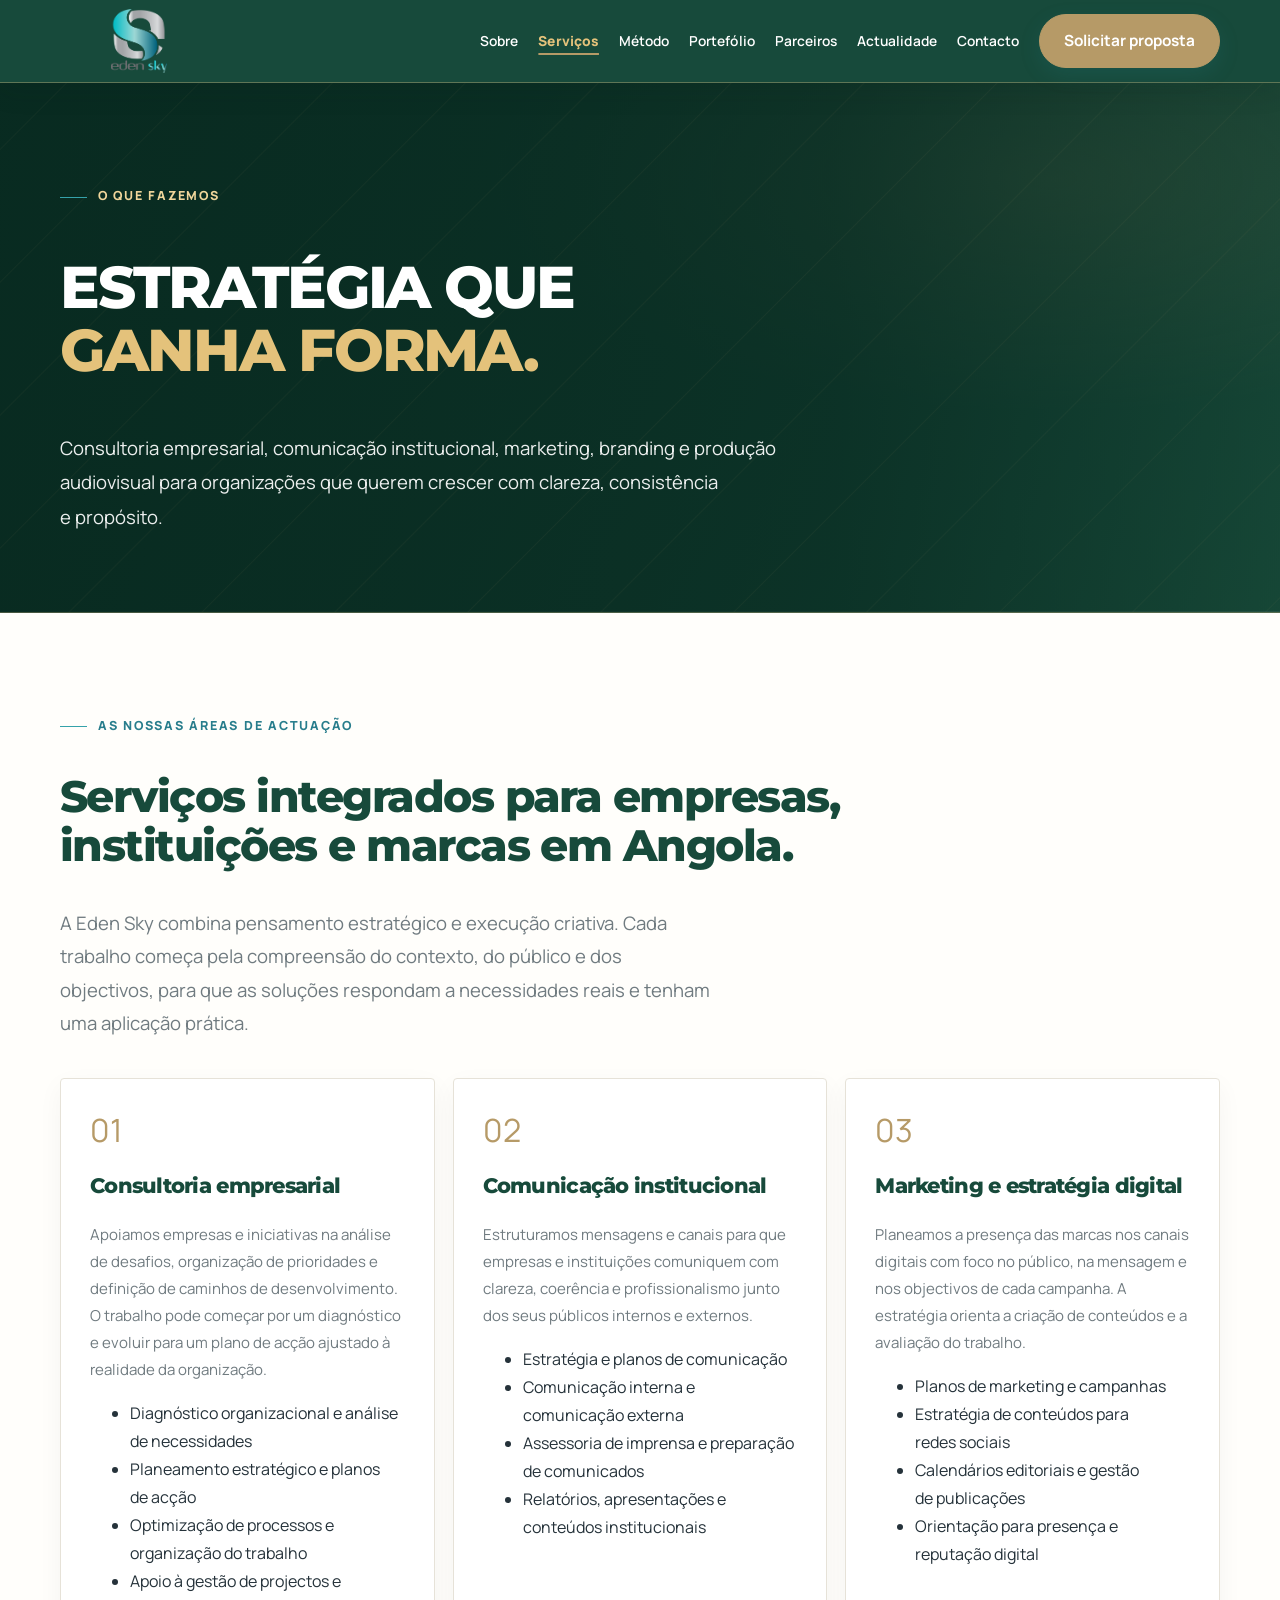
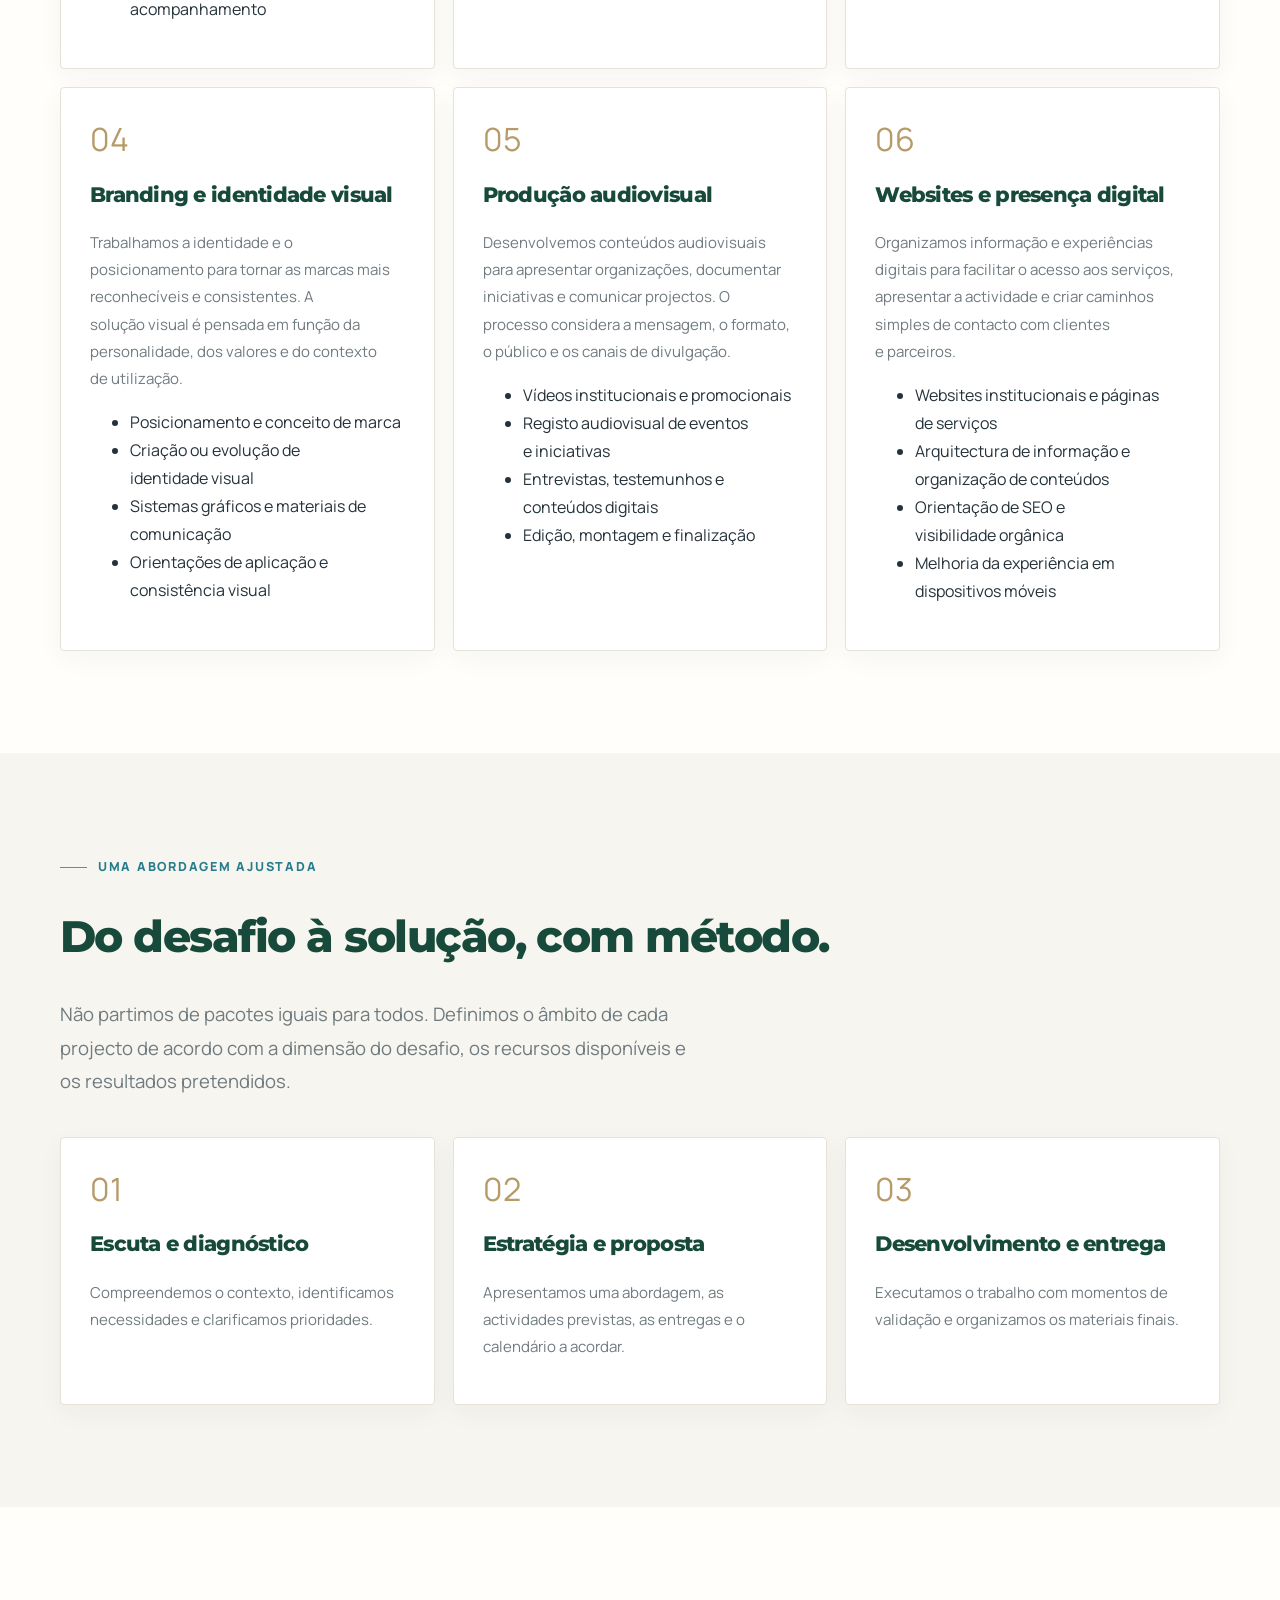
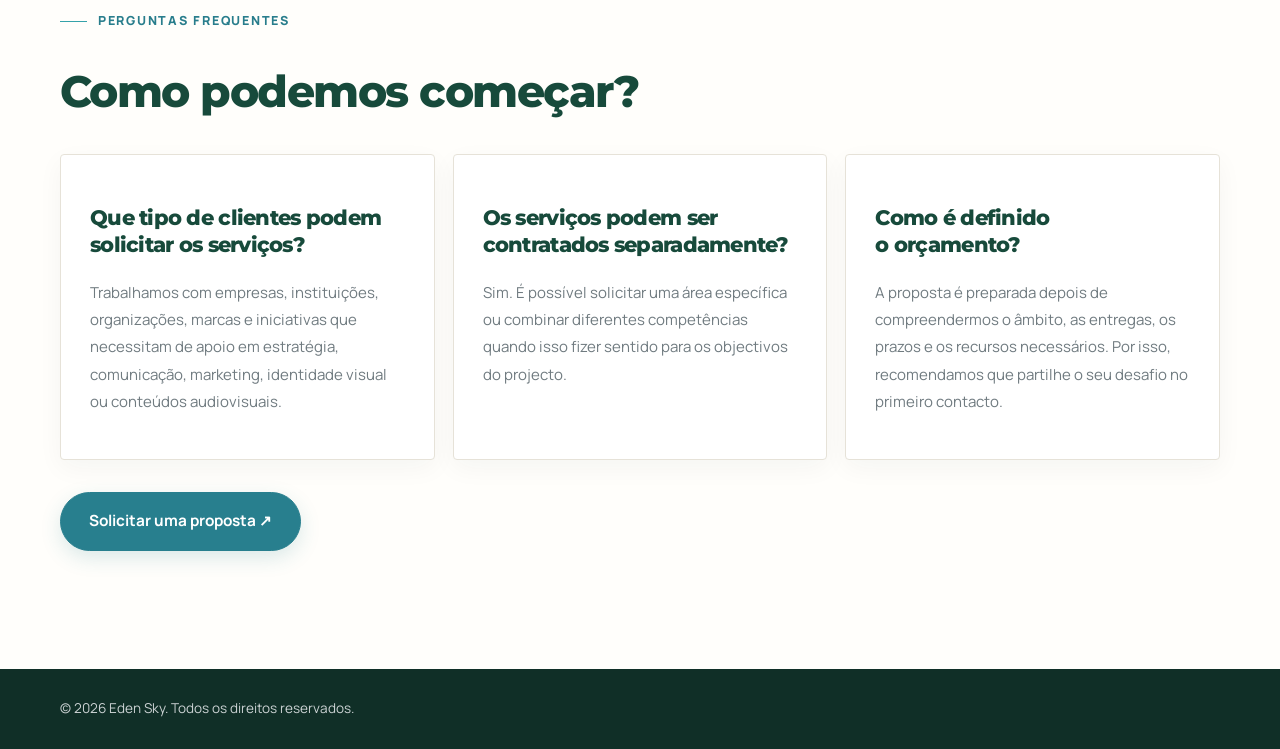
<file: servicos/index.html>
<!doctype html><html lang="pt-AO"><head><meta charset="utf-8"><meta name="viewport" content="width=device-width,initial-scale=1,viewport-fit=cover"><meta name="theme-color" content="#174A3B"><meta name="color-scheme" content="light"><meta name="description" content="Serviços Eden Sky em Angola: consultoria empresarial, comunicação, marketing, branding, audiovisual e websites para empresas, instituições e marcas."><meta name="robots" content="index,follow">
<meta property="og:type" content="website">
<meta property="og:locale" content="pt_AO">
<meta property="og:title" content="Serviços de Consultoria, Comunicação e Marketing | Eden Sky">
<meta property="og:description" content="Soluções estratégicas para empresas, instituições e marcas: consultoria empresarial, comunicação, marketing, branding e audiovisual.">
<meta property="og:url" content="https://www.edensky.co.ao/servicos/">
<meta name="twitter:card" content="summary_large_image">
<link rel="canonical" href="https://www.edensky.co.ao/servicos/"><title>Consultoria Empresarial, Comunicação e Marketing | Eden Sky</title><meta property="og:type" content="website"><meta property="og:site_name" content="Eden Sky"><meta property="og:url" content="https://www.edensky.co.ao/servicos/"><meta property="og:image" content="https://www.edensky.co.ao/IMG_4649.png"><meta name="twitter:card" content="summary_large_image"><meta name="twitter:title" content="Consultoria Empresarial, Comunicação e Marketing | Eden Sky"><meta name="twitter:image" content="https://www.edensky.co.ao/IMG_4649.png"><style>
:root{--navy:#174A3B;--navy-2:#205B46;--gold:#b69a67;--ivory:#f5f1e8;--white:#fff;--ink:#25323a;--muted:#68747a;--line:#e7e1d6;--shadow:0 18px 50px rgba(23,74,59,.08);--serif:Georgia,"Times New Roman",serif;--sans:"DM Sans",Arial,sans-serif}
*{box-sizing:border-box}html{scroll-behavior:smooth;scroll-padding-top:88px}body{margin:0;background:#fff;color:var(--ink);font:16px/1.72 var(--sans);-webkit-font-smoothing:antialiased}img{max-width:100%;height:auto}a{color:inherit}button,input,select,textarea{font:inherit}.wrap{width:min(1180px,calc(100% - 52px));margin-inline:auto}.site-header{position:sticky;top:0;z-index:100;background:rgba(255,255,255,.96);backdrop-filter:blur(14px);border-bottom:1px solid var(--line)}.nav{height:82px;display:flex;align-items:center;justify-content:space-between;gap:26px}.brand img{width:152px;max-height:62px;object-fit:contain;display:block}.nav-links{display:flex;align-items:center;gap:clamp(14px,1.8vw,27px)}.nav-links a:not(.btn){text-decoration:none;color:#344751;font-size:.9rem;font-weight:600;letter-spacing:.01em}.nav-links a[aria-current=page],.nav-links a:not(.btn):hover{color:var(--gold)}.btn{display:inline-flex;align-items:center;justify-content:center;min-height:48px;padding:12px 22px;border-radius:2px;border:1px solid var(--navy);background:var(--navy);color:white;text-decoration:none;font-size:.85rem;font-weight:700;letter-spacing:.035em;transition:background .2s,border-color .2s,transform .2s}.btn:hover{background:var(--navy-2);border-color:var(--navy-2);transform:translateY(-1px)}.btn.secondary{background:transparent;color:var(--navy);border-color:#b8b1a4}.btn.secondary:hover{background:var(--ivory)}.menu-toggle{display:none;border:1px solid var(--line);background:#fff;border-radius:2px;width:46px;height:46px;color:var(--navy);font-size:1.35rem}.hero{position:relative;isolation:isolate;overflow:hidden;background:var(--ivory);padding:102px 0 90px}.hero:before{content:"";position:absolute;inset:0;z-index:-1;background:linear-gradient(90deg,rgba(245,241,232,.97) 0%,rgba(245,241,232,.92) 48%,rgba(245,241,232,.58) 100%)}.hero:after{content:"";position:absolute;z-index:-1;right:0;top:0;width:38%;height:100%;background:linear-gradient(135deg,transparent 0 48%,rgba(182,154,103,.13) 48% 49%,transparent 49% 100%)}.hero-grid{display:grid;grid-template-columns:1.15fr .85fr;align-items:center;gap:60px}.hero h1,.page-hero h1{font:normal clamp(2.8rem,5vw,5.25rem)/1.04 var(--serif);letter-spacing:-.035em;color:var(--navy);max-width:790px}.hero h1 span,.page-hero h1 span{color:var(--gold)}.eyebrow{margin:0 0 19px;color:#8a7144;font-size:.72rem;font-weight:800;letter-spacing:.19em;text-transform:uppercase}.eyebrow:before{content:"";display:inline-block;width:27px;height:1px;background:var(--gold);vertical-align:middle;margin-right:11px}.hero-copy,.lead{max-width:650px;color:#56636a;font-size:1.08rem;margin:21px 0 0}.hero-actions{display:flex;gap:13px;flex-wrap:wrap;margin-top:31px}.hero-proof{margin-top:30px;color:#657078;font-size:.87rem}.hero-proof:before{content:"";display:inline-block;width:7px;height:7px;margin-right:10px;border-radius:50%;background:var(--gold)}.hero-visual{min-height:390px;position:relative;display:flex;align-items:center;justify-content:center}.hero-visual img{width:100%;max-height:410px;object-fit:cover;box-shadow:var(--shadow);border:10px solid rgba(255,255,255,.8)}.section{padding:94px 0}.section.ivory{background:var(--ivory)}.section.dark{background:var(--navy);color:#fff}.section.dark h2,.section.dark h3{color:#fff}.section h2{font:normal clamp(2.1rem,3.8vw,3.5rem)/1.12 var(--serif);color:var(--navy);letter-spacing:-.02em}.section h3{font:normal 1.45rem/1.22 var(--serif);color:var(--navy)}.section-intro{max-width:720px}.section-intro p{color:var(--muted)}.grid{display:grid;grid-template-columns:repeat(3,minmax(0,1fr));gap:20px;margin-top:42px}.card,.service,.step,.work-card,.partner-card{padding:29px;background:#fff;border:1px solid var(--line);box-shadow:0 8px 28px rgba(23,74,59,.035)}.card .num,.num{font:normal 2rem var(--serif);color:var(--gold);display:block;margin-bottom:18px}.card p,.service p,.step p,.work-card p,.partner-card p{color:var(--muted);font-size:.94rem}.service{position:relative;min-height:250px;transition:transform .2s,box-shadow .2s}.service:hover,.work-card:hover{transform:translateY(-3px);box-shadow:var(--shadow)}.service:before{content:"";display:block;width:35px;height:2px;background:var(--gold);margin-bottom:23px}.text-link{color:var(--navy);font-size:.87rem;font-weight:700;text-decoration:none;border-bottom:1px solid var(--gold);padding-bottom:4px}.process-grid{display:grid;grid-template-columns:repeat(4,minmax(0,1fr));gap:16px;margin-top:40px}.step{padding:24px}.step span{font:normal 2rem var(--serif);color:var(--gold)}.portfolio-head{display:flex;align-items:end;justify-content:space-between;gap:24px}.portfolio-grid{display:grid;grid-template-columns:repeat(3,minmax(0,1fr));gap:20px;margin-top:38px}.work-card{padding:0;overflow:hidden;transition:transform .2s,box-shadow .2s}.work-art{min-height:190px;background:linear-gradient(135deg,#e9e2d4,#f8f5ee);display:flex;align-items:end;padding:23px}.work-art strong{font:normal 1.8rem var(--serif);color:var(--navy)}.work-meta{padding:23px}.work-meta small{font-size:.7rem;letter-spacing:.14em;color:#967a49;text-transform:uppercase;font-weight:800}.work-meta h3{margin-top:8px}.partner-grid{display:grid;grid-template-columns:repeat(4,minmax(0,1fr));gap:13px;margin-top:32px}.partner-grid span{display:flex;align-items:center;justify-content:center;text-align:center;min-height:80px;padding:17px;border:1px solid var(--line);background:white;color:#51616a;font-size:.86rem;font-weight:600}.contact-section{background:var(--ivory)}.contact-grid{display:grid;grid-template-columns:1fr 1fr;gap:45px;align-items:start}.contact-list{list-style:none;margin:25px 0 0;padding:0}.contact-list li{margin:10px 0;color:#58656c}.contact-list a{color:var(--navy);font-weight:700;text-decoration:none}.form-card{background:#fff;border:1px solid var(--line);padding:32px;box-shadow:var(--shadow)}.form-card>p{color:var(--muted);margin:9px 0 22px}.form-grid{display:grid;grid-template-columns:1fr 1fr;gap:14px}.field{display:grid;gap:7px;margin:9px 0}.field.full{grid-column:1/-1}.field label{font-size:.82rem;font-weight:700;color:#41525b}.field input,.field select,.field textarea{width:100%;padding:12px 13px;border:1px solid #dcd7cd;border-radius:0;background:#fff;color:var(--ink);min-height:47px}.field textarea{min-height:120px;resize:vertical}.form-card .btn{width:100%;margin-top:13px}.form-hint{font-size:.77rem;color:var(--muted);margin-top:12px}.form-status{min-height:1.4em;color:#315b48;font-weight:700;font-size:.86rem;margin-top:12px}footer{padding:28px 0;background:#102532;color:#cbd2d3;font-size:.85rem}footer .foot{display:flex;align-items:center;justify-content:space-between;gap:16px;flex-wrap:wrap}footer a{color:#d8c49d;text-decoration:none}.page-hero{padding:85px 0 68px;background:var(--ivory);border-bottom:1px solid var(--line)}.page-hero .lead{max-width:780px}.mist{background:#f8f7f3}
@media(max-width:950px){.nav-links{gap:12px}.nav-links a:not(.btn){font-size:.83rem}.hero-grid{gap:35px}.process-grid{grid-template-columns:repeat(2,1fr)}}
@media(max-width:760px){.wrap{width:calc(100% - 34px)}.nav{height:70px}.brand img{width:125px;max-height:52px}.menu-toggle{display:grid;place-items:center}.nav-links{display:none;position:absolute;top:70px;left:0;right:0;padding:13px 22px 23px;background:#fff;border-bottom:1px solid var(--line);box-shadow:0 16px 30px rgba(23,74,59,.12);flex-direction:column;align-items:stretch;gap:0;max-height:calc(100dvh - 70px);overflow:auto}.nav-links.open{display:flex}.nav-links a:not(.btn){min-height:48px;padding:12px 3px;border-bottom:1px solid var(--line);font-size:.98rem}.nav-links .btn{margin-top:14px}.hero{padding:66px 0 58px}.hero-grid{grid-template-columns:1fr;gap:30px}.hero h1,.page-hero h1{font-size:clamp(2.6rem,11vw,4rem)}.hero-visual{min-height:0;max-height:300px;overflow:hidden}.hero-visual img{max-height:300px}.section{padding:65px 0}.grid,.portfolio-grid,.contact-grid{grid-template-columns:1fr;gap:14px}.service,.card,.step{padding:23px}.process-grid{grid-template-columns:1fr 1fr}.partner-grid{grid-template-columns:repeat(2,minmax(0,1fr))}.form-card{padding:22px}.form-grid{grid-template-columns:1fr}.field.full{grid-column:auto}.portfolio-head{display:block}.hero-actions .btn{width:100%}.page-hero{padding:62px 0 48px}footer .foot{align-items:flex-start;flex-direction:column}}
@media(max-width:390px){.process-grid,.partner-grid{grid-template-columns:1fr}.hero h1,.page-hero h1{font-size:2.5rem}}
@media(prefers-reduced-motion:reduce){html{scroll-behavior:auto}*,*:before,*:after{transition:none!important}}
</style><script type="application/ld+json">
{
  "@context":"https://schema.org",
  "@type":"ItemList",
  "name":"Serviços Eden Sky",
  "description":"Serviços de consultoria empresarial, comunicação institucional, marketing, branding, produção audiovisual e presença digital em Angola.",
  "itemListElement":[
    {"@type":"ListItem","position":1,"name":"Consultoria empresarial","url":"https://www.edensky.co.ao/servicos/"},
    {"@type":"ListItem","position":2,"name":"Comunicação institucional","url":"https://www.edensky.co.ao/servicos/"},
    {"@type":"ListItem","position":3,"name":"Marketing e estratégia digital","url":"https://www.edensky.co.ao/servicos/"},
    {"@type":"ListItem","position":4,"name":"Branding e identidade visual","url":"https://www.edensky.co.ao/servicos/"},
    {"@type":"ListItem","position":5,"name":"Produção audiovisual","url":"https://www.edensky.co.ao/servicos/"},
    {"@type":"ListItem","position":6,"name":"Websites e presença digital","url":"https://www.edensky.co.ao/servicos/"}
  ]
}
</script>
<style>.partner-wordmark{display:inline-flex;align-items:center;justify-content:center;min-height:54px;padding:12px 18px;border:1px solid rgba(182,154,103,.45);background:linear-gradient(135deg,#f5f1e8,#fff);color:#174A3B;font:700 .9rem/1.3 Arial,sans-serif;letter-spacing:.04em;text-align:center}.hero-home,.about-hero,.portfolio-hero,.partners-hero,.page-hero.contact-hero,.page-hero.method-hero{background-color:#174A3B!important;background-image:radial-gradient(ellipse at 82% 18%,rgba(182,154,103,.22),transparent 36%),linear-gradient(125deg,#123c30 0%,#174A3B 58%,#205B46 100%)!important}.hero-home:before,.about-hero:before,.portfolio-hero:before,.partners-hero:before,.page-hero.contact-hero:before,.page-hero.method-hero:before{background:linear-gradient(90deg,rgba(10,43,33,.96),rgba(10,43,33,.82) 62%,rgba(10,43,33,.45))!important}.hero-home:after,.about-hero:after,.portfolio-hero:after,.partners-hero:after,.page-hero.contact-hero:after,.page-hero.method-hero:after{content:"";position:absolute;inset:0;pointer-events:none;background:repeating-linear-gradient(135deg,transparent 0 46px,rgba(182,154,103,.10) 47px,transparent 48px 94px)!important;opacity:.55}</style><style>:root{--navy:#174A3B;--navy-2:#205B46;--gold:#b69a67;--ivory:#f5f1e8;--white:#fff;--ink:#25323a;--muted:#68747a;--line:#e7e1d6}</style>
<style id="eden-servicos-green-hero">
/* Cabeçalho da página Serviços */
.page-hero{position:relative!important;isolation:isolate;overflow:hidden;background-color:#174A3B!important;background-image:radial-gradient(ellipse at 84% 16%,rgba(182,154,103,.22),transparent 38%),linear-gradient(125deg,#123c30 0%,#174A3B 58%,#205B46 100%)!important;border-bottom:1px solid rgba(182,154,103,.32)!important}
.page-hero:before{content:"";position:absolute;inset:0;z-index:-1;background:linear-gradient(90deg,rgba(10,43,33,.94),rgba(10,43,33,.78) 64%,rgba(10,43,33,.48))!important}
.page-hero:after{content:"";position:absolute;inset:0;z-index:-1;pointer-events:none;background:repeating-linear-gradient(135deg,transparent 0 46px,rgba(182,154,103,.10) 47px,transparent 48px 94px)!important;opacity:.55}
.page-hero>.wrap{position:relative;z-index:1}
.page-hero h1{color:#fff!important}
.page-hero h1 span{color:#e4c27b!important}
.page-hero .eyebrow{color:#f0d69b!important}
.page-hero .lead{color:rgba(255,255,255,.94)!important}
</style>

<link rel="preconnect" href="https://fonts.googleapis.com">
<link rel="preconnect" href="https://fonts.gstatic.com" crossorigin>
<link href="https://fonts.googleapis.com/css2?family=Manrope:wght@400;500;600;700;800&family=Montserrat:wght@600;700;800&display=swap" rel="stylesheet">
<link rel="stylesheet" href="/assets/eden-sky-redesign.css?v=20261116-1209">
<link rel="stylesheet" href="/assets/eden-sky-accessibility.css?v=20261117-01"></head><body><a class="skip-link" href="#main-content">Saltar para o conteúdo</a><header class="site-header"><div class="wrap nav">
<a class="brand" href="/" aria-label="Eden Sky — início"><img src="/IMG_4649.png" alt="Logótipo Eden Sky" width="304" height="120" decoding="async"></a>
<button class="menu-toggle" type="button" aria-expanded="false" aria-controls="nav-links" aria-label="Abrir menu">☰</button>
<nav class="nav-links" id="nav-links" aria-label="Navegação principal"><a href="/sobre/">Sobre</a><a href="/servicos/" aria-current="page">Serviços</a><a href="/metodo/">Método</a><a href="/portfolio/">Portefólio</a><a href="/parceiros/">Parceiros</a><a href="/actualidade/">Actualidade</a><a href="/contacto/">Contacto</a><a class="btn" href="/contacto/#pedido">Solicitar proposta</a></nav>
</div></header><main id="main-content">
<section class="page-hero"><div class="wrap"><p class="eyebrow">O que fazemos</p><h1>ESTRATÉGIA QUE <span>GANHA FORMA.</span></h1><p class="lead">Consultoria empresarial, comunicação institucional, marketing, branding e produção audiovisual para organizações que querem crescer com clareza, consistência e propósito.</p></div></section>
<section class="section"><div class="wrap"><p class="eyebrow">As nossas áreas de actuação</p><h2>Serviços integrados para empresas, instituições e marcas em Angola.</h2><p class="lead">A Eden Sky combina pensamento estratégico e execução criativa. Cada trabalho começa pela compreensão do contexto, do público e dos objectivos, para que as soluções respondam a necessidades reais e tenham uma aplicação prática.</p>
<div class="grid">
<article class="card"><span class="num">01</span><h3>Consultoria empresarial</h3><p>Apoiamos empresas e iniciativas na análise de desafios, organização de prioridades e definição de caminhos de desenvolvimento. O trabalho pode começar por um diagnóstico e evoluir para um plano de acção ajustado à realidade da organização.</p><ul class="list"><li>Diagnóstico organizacional e análise de necessidades</li><li>Planeamento estratégico e planos de acção</li><li>Optimização de processos e organização do trabalho</li><li>Apoio à gestão de projectos e acompanhamento</li></ul></article>
<article class="card"><span class="num">02</span><h3>Comunicação institucional</h3><p>Estruturamos mensagens e canais para que empresas e instituições comuniquem com clareza, coerência e profissionalismo junto dos seus públicos internos e externos.</p><ul class="list"><li>Estratégia e planos de comunicação</li><li>Comunicação interna e comunicação externa</li><li>Assessoria de imprensa e preparação de comunicados</li><li>Relatórios, apresentações e conteúdos institucionais</li></ul></article>
<article class="card"><span class="num">03</span><h3>Marketing e estratégia digital</h3><p>Planeamos a presença das marcas nos canais digitais com foco no público, na mensagem e nos objectivos de cada campanha. A estratégia orienta a criação de conteúdos e a avaliação do trabalho.</p><ul class="list"><li>Planos de marketing e campanhas</li><li>Estratégia de conteúdos para redes sociais</li><li>Calendários editoriais e gestão de publicações</li><li>Orientação para presença e reputação digital</li></ul></article>
<article class="card"><span class="num">04</span><h3>Branding e identidade visual</h3><p>Trabalhamos a identidade e o posicionamento para tornar as marcas mais reconhecíveis e consistentes. A solução visual é pensada em função da personalidade, dos valores e do contexto de utilização.</p><ul class="list"><li>Posicionamento e conceito de marca</li><li>Criação ou evolução de identidade visual</li><li>Sistemas gráficos e materiais de comunicação</li><li>Orientações de aplicação e consistência visual</li></ul></article>
<article class="card"><span class="num">05</span><h3>Produção audiovisual</h3><p>Desenvolvemos conteúdos audiovisuais para apresentar organizações, documentar iniciativas e comunicar projectos. O processo considera a mensagem, o formato, o público e os canais de divulgação.</p><ul class="list"><li>Vídeos institucionais e promocionais</li><li>Registo audiovisual de eventos e iniciativas</li><li>Entrevistas, testemunhos e conteúdos digitais</li><li>Edição, montagem e finalização</li></ul></article>
<article class="card"><span class="num">06</span><h3>Websites e presença digital</h3><p>Organizamos informação e experiências digitais para facilitar o acesso aos serviços, apresentar a actividade e criar caminhos simples de contacto com clientes e parceiros.</p><ul class="list"><li>Websites institucionais e páginas de serviços</li><li>Arquitectura de informação e organização de conteúdos</li><li>Orientação de SEO e visibilidade orgânica</li><li>Melhoria da experiência em dispositivos móveis</li></ul></article>
</div></div></section>
<section class="section mist"><div class="wrap"><p class="eyebrow">Uma abordagem ajustada</p><h2>Do desafio à solução, com método.</h2><p class="lead">Não partimos de pacotes iguais para todos. Definimos o âmbito de cada projecto de acordo com a dimensão do desafio, os recursos disponíveis e os resultados pretendidos.</p><div class="grid">
<article class="card"><span class="num">01</span><h3>Escuta e diagnóstico</h3><p>Compreendemos o contexto, identificamos necessidades e clarificamos prioridades.</p></article>
<article class="card"><span class="num">02</span><h3>Estratégia e proposta</h3><p>Apresentamos uma abordagem, as actividades previstas, as entregas e o calendário a acordar.</p></article>
<article class="card"><span class="num">03</span><h3>Desenvolvimento e entrega</h3><p>Executamos o trabalho com momentos de validação e organizamos os materiais finais.</p></article>
</div></div></section>
<section class="section"><div class="wrap"><p class="eyebrow">Perguntas frequentes</p><h2>Como podemos começar?</h2><div class="grid">
<article class="card"><h3>Que tipo de clientes podem solicitar os serviços?</h3><p>Trabalhamos com empresas, instituições, organizações, marcas e iniciativas que necessitam de apoio em estratégia, comunicação, marketing, identidade visual ou conteúdos audiovisuais.</p></article>
<article class="card"><h3>Os serviços podem ser contratados separadamente?</h3><p>Sim. É possível solicitar uma área específica ou combinar diferentes competências quando isso fizer sentido para os objectivos do projecto.</p></article>
<article class="card"><h3>Como é definido o orçamento?</h3><p>A proposta é preparada depois de compreendermos o âmbito, as entregas, os prazos e os recursos necessários. Por isso, recomendamos que partilhe o seu desafio no primeiro contacto.</p></article>
</div><p style="margin-top:32px"><a class="btn" href="/contacto/#pedido">Solicitar uma proposta ↗</a></p></div></section>
</main><footer><div class="wrap foot"><span>© 2026 Eden Sky. Todos os direitos reservados.</span></div></footer><script src="/assets/eden-sky-interactions.js?v=20261116-1209" defer></script></body></html>
</file>
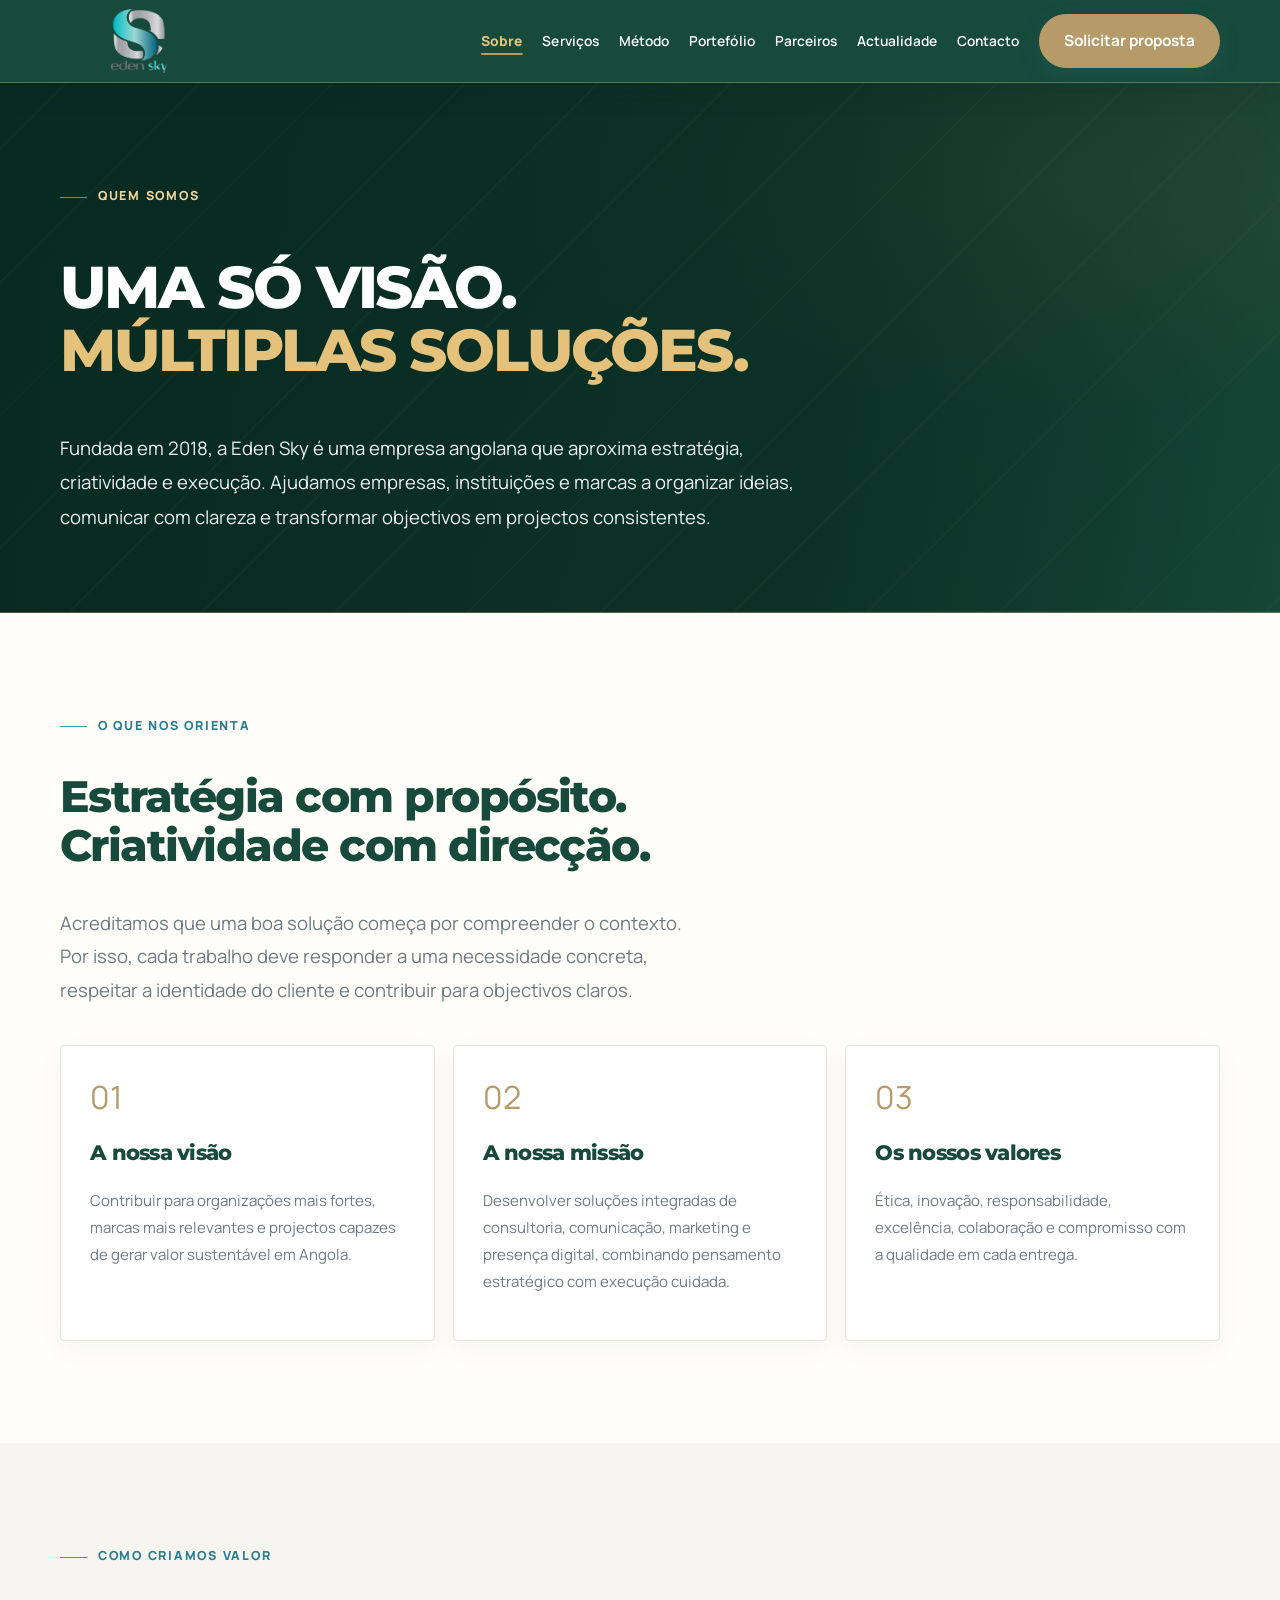
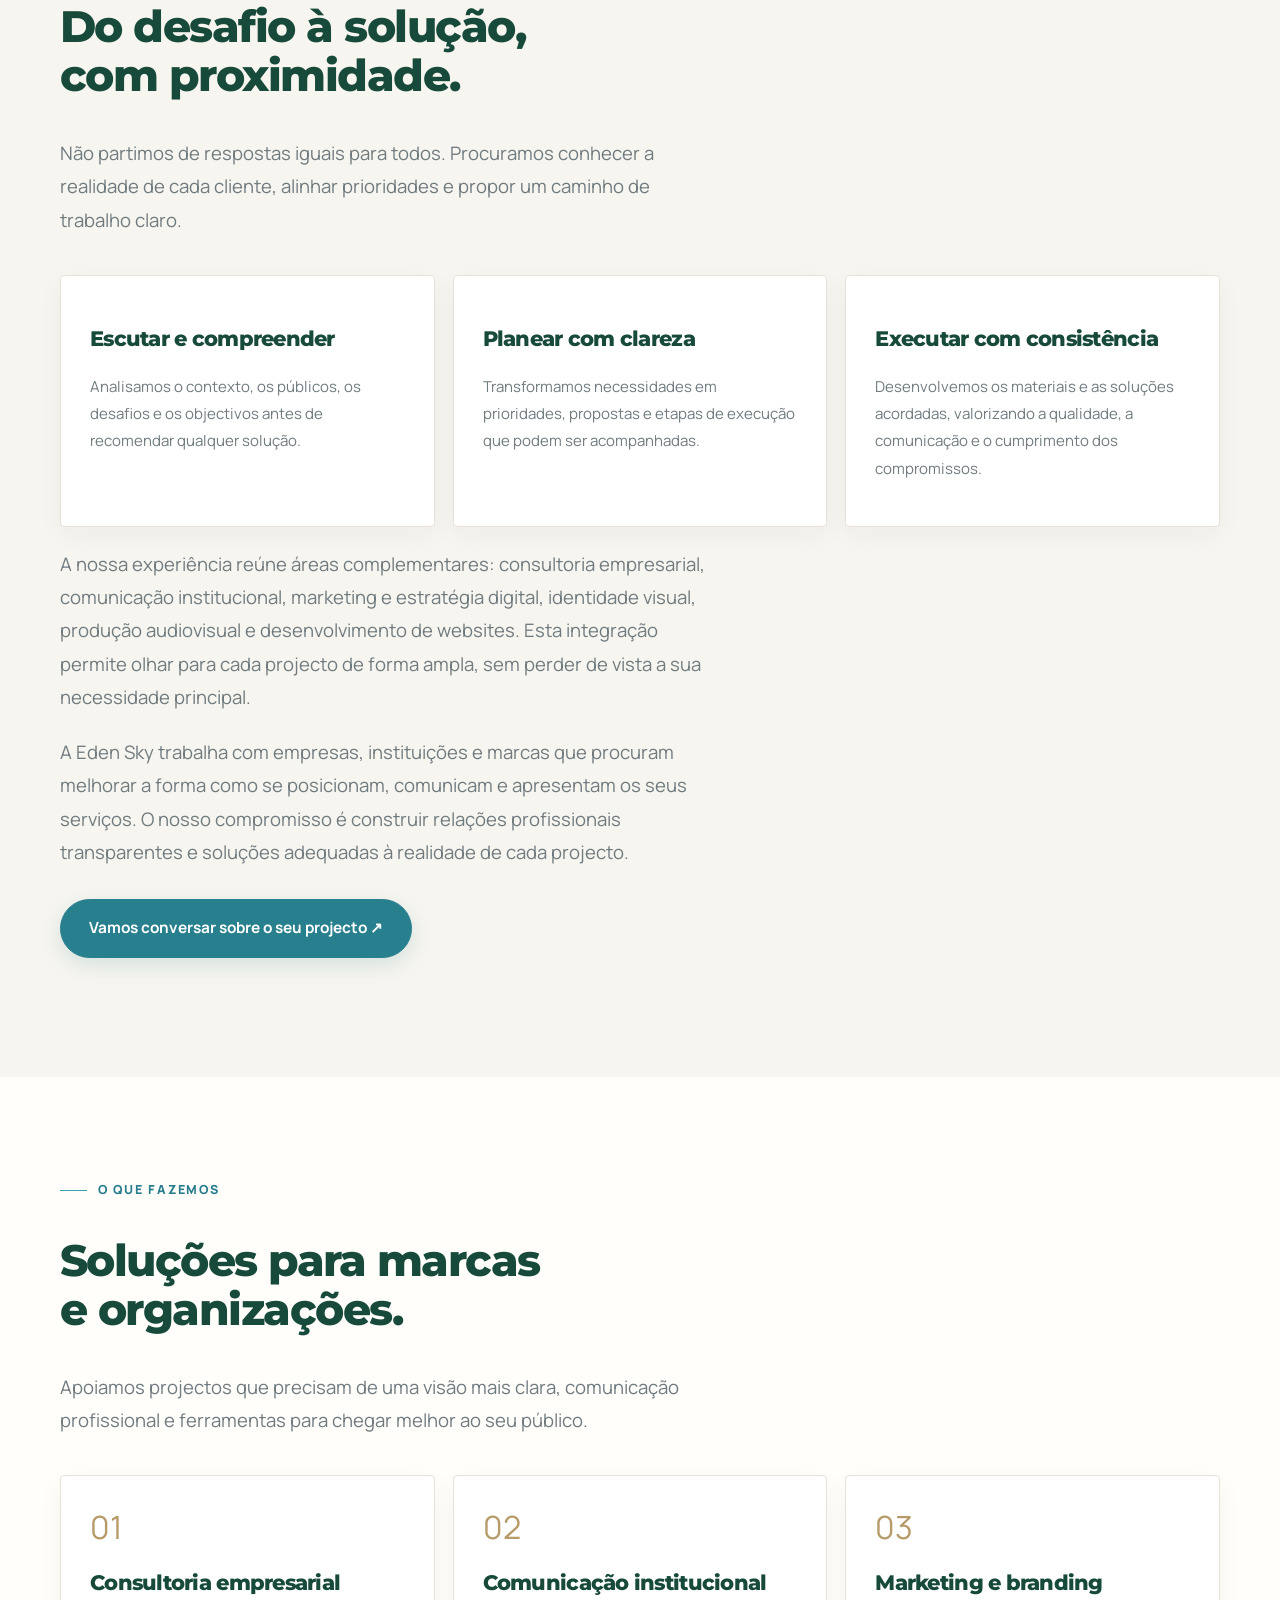
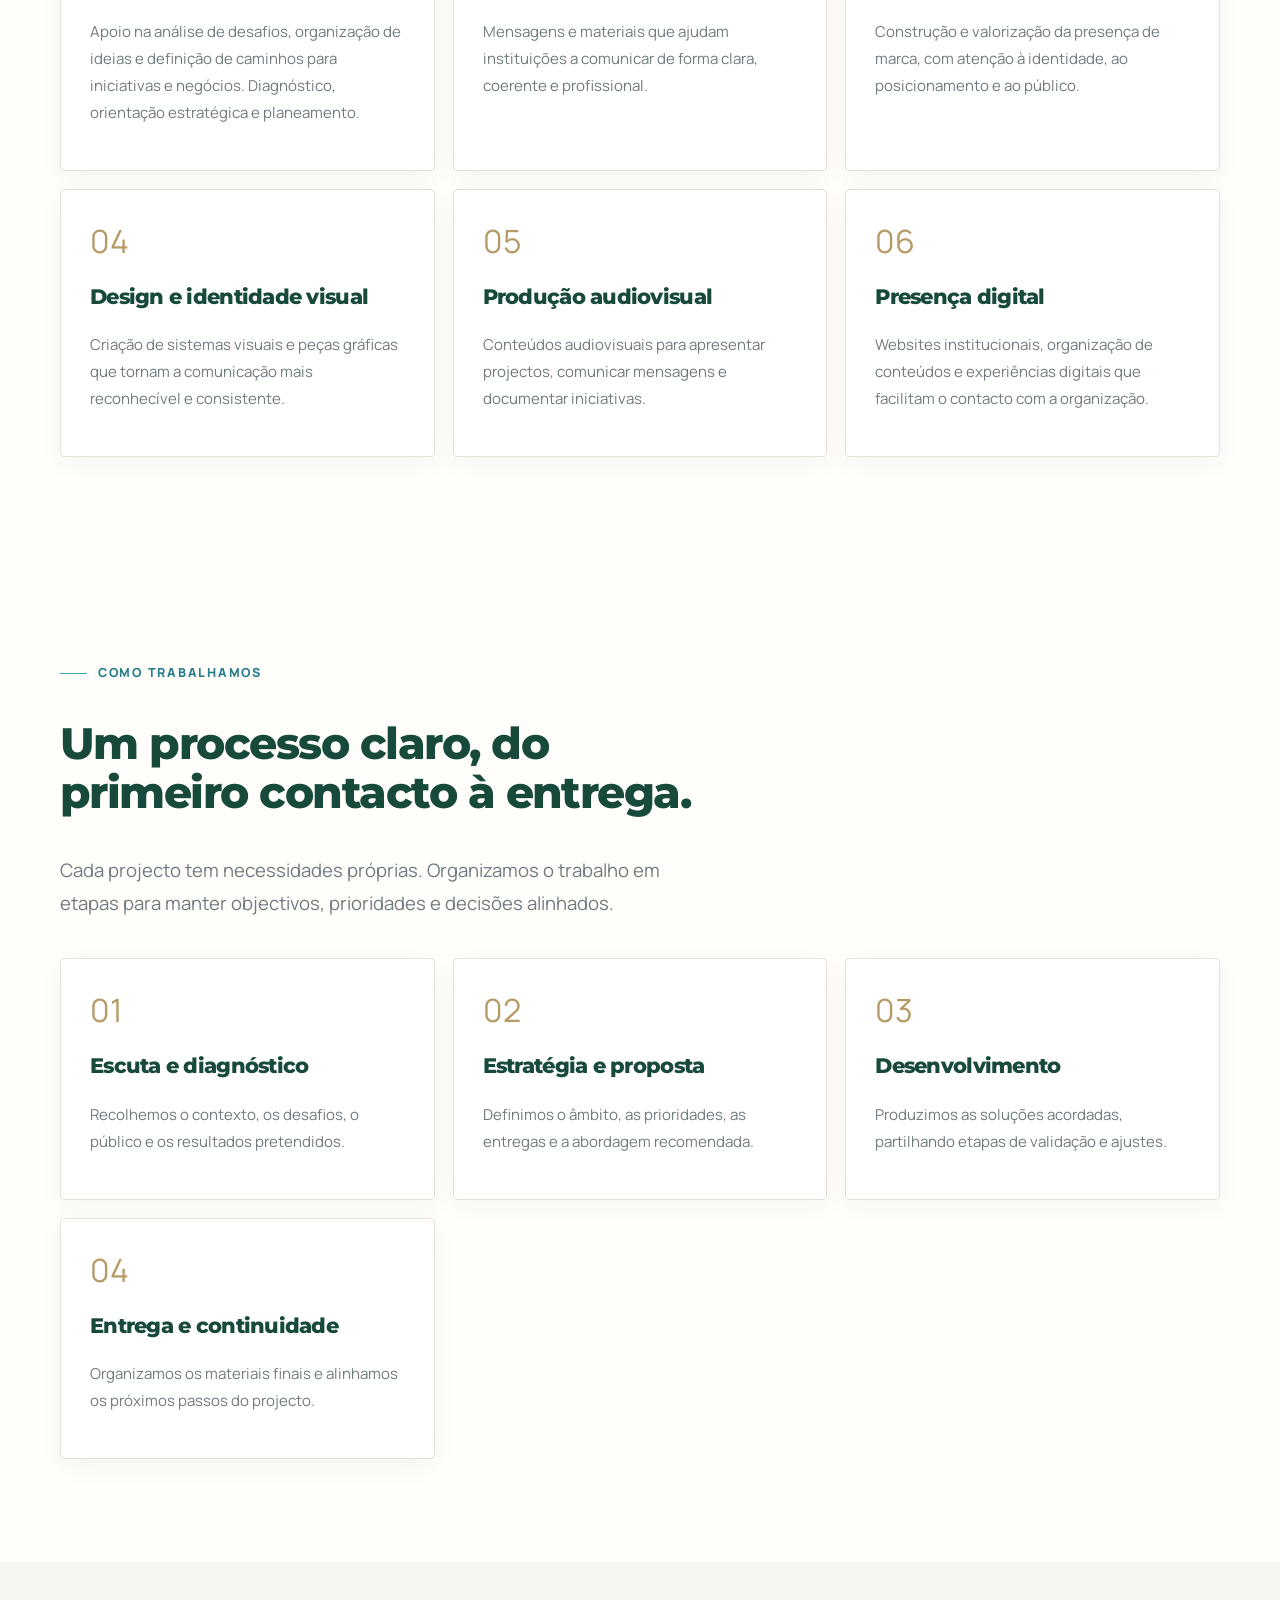
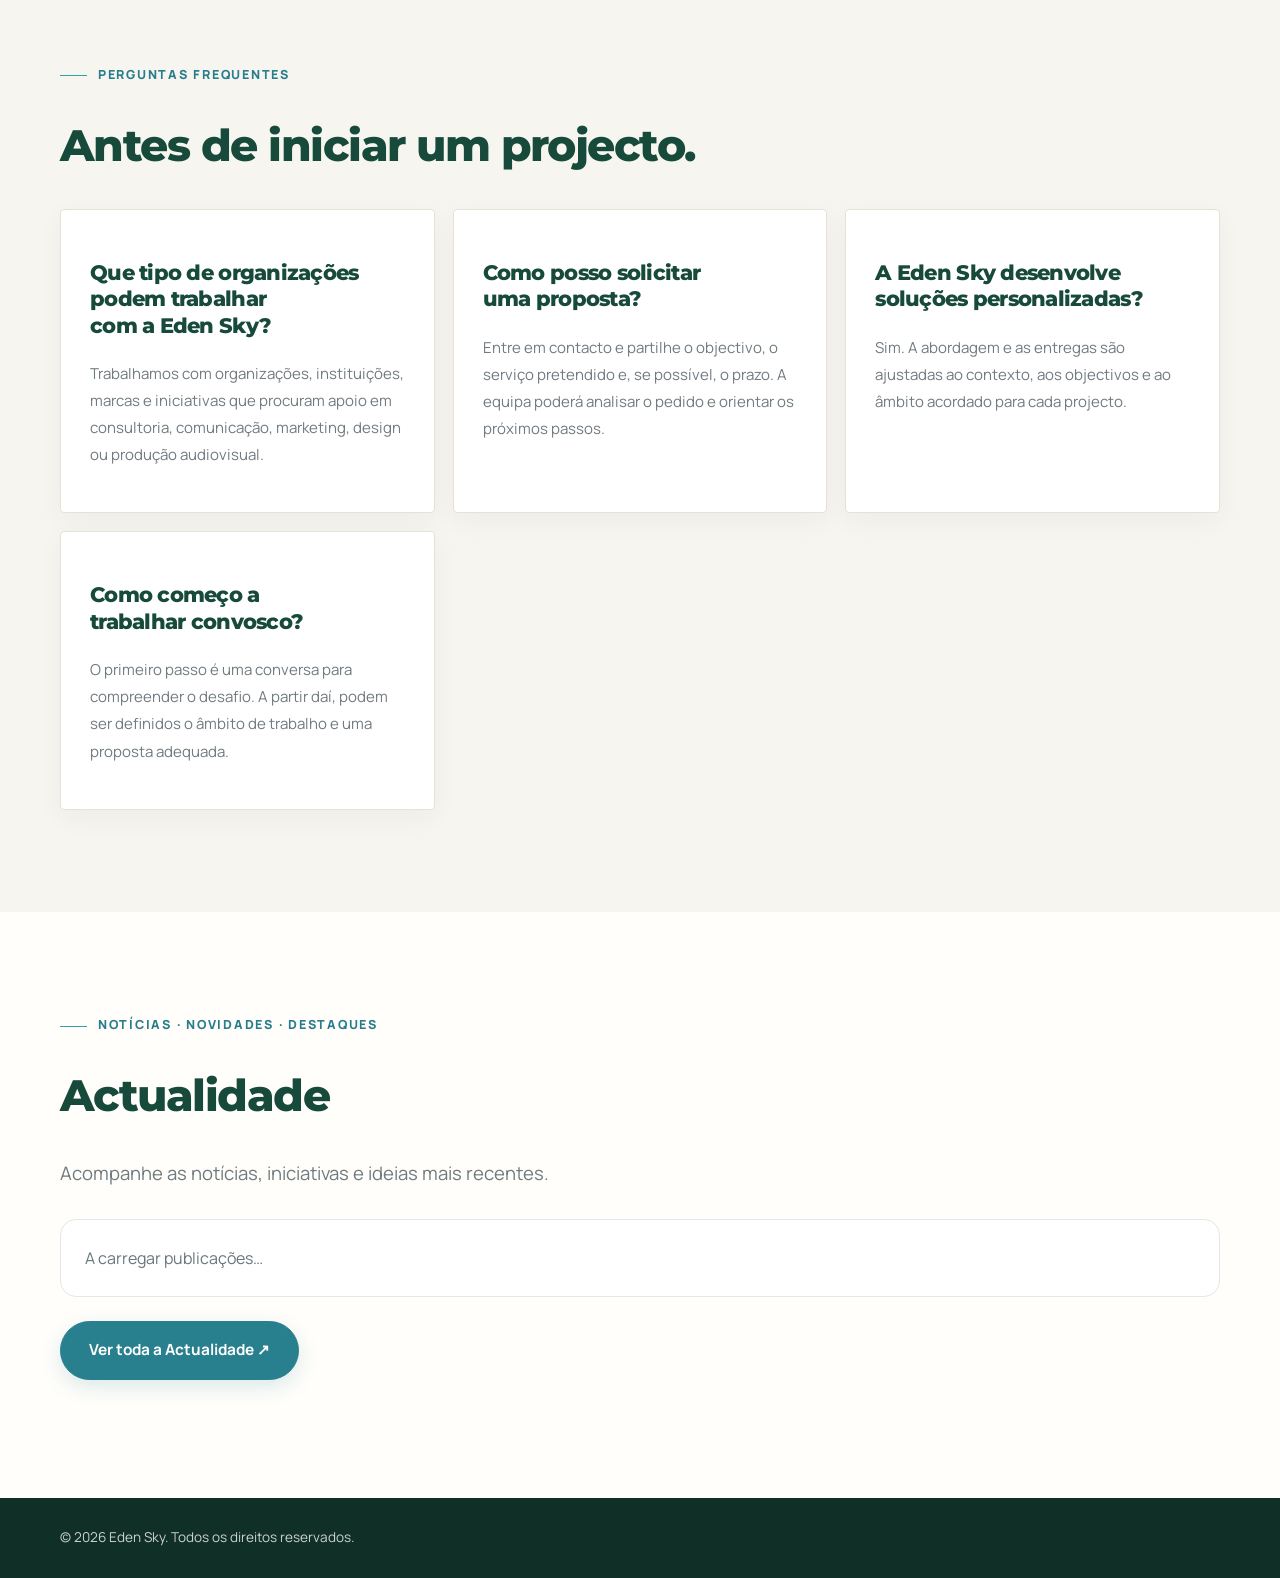
<file: sobre/index.html>
<!doctype html><html lang="pt-AO"><head><meta charset="utf-8"><meta name="viewport" content="width=device-width,initial-scale=1,viewport-fit=cover"><meta name="theme-color" content="#174A3B"><meta name="color-scheme" content="light"><meta name="description" content="Conheça a Eden Sky, empresa angolana de consultoria empresarial, comunicação, marketing e branding. Estratégia, criatividade e compromisso desde 2018."><meta name="robots" content="index,follow">
<script type="application/ld+json">{"@context":"https://schema.org","@type":"AboutPage","name":"Sobre a Eden Sky","url":"https://www.edensky.co.ao/sobre/","inLanguage":"pt-AO","description":"Conheça a Eden Sky, empresa angolana fundada em 2018, e a sua abordagem à consultoria empresarial, comunicação, marketing, branding e soluções digitais."}</script>
<meta property="og:type" content="website">
<meta property="og:locale" content="pt_AO">
<meta property="og:title" content="Sobre a Eden Sky | Quem Somos">
<meta property="og:description" content="Conheça a nossa visão, abordagem e compromisso com organizações, instituições e marcas em Angola.">
<meta property="og:url" content="https://www.edensky.co.ao/sobre/">
<meta name="twitter:card" content="summary_large_image">
<link rel="canonical" href="https://www.edensky.co.ao/sobre/"><title>Sobre a Eden Sky | Consultoria e Comunicação em Angola</title><meta property="og:type" content="website"><meta property="og:site_name" content="Eden Sky"><meta property="og:url" content="https://www.edensky.co.ao/sobre/"><meta property="og:image" content="https://www.edensky.co.ao/IMG_4649.png"><meta name="twitter:card" content="summary_large_image"><meta name="twitter:title" content="Sobre a Eden Sky | Consultoria e Comunicação em Angola"><meta name="twitter:image" content="https://www.edensky.co.ao/IMG_4649.png"><link rel="stylesheet" href="/assets/eden-sky-redesign.css?v=20261116-1209"><style>.actualidade-slider{margin-top:28px}.actualidade-empty{padding:24px;border:1px solid #E3E7E8;border-radius:16px;color:#68777B;background:#fff}.about-hero{position:relative;isolation:isolate;overflow:hidden;min-height:420px;display:flex;align-items:center;background-image:none;background-size:cover;background-position:center 52%;border-bottom:0}.about-hero .eyebrow{color:#ead7a9}.about-hero h1{color:#fff}.about-hero h1 span{color:#e0bf7c}.about-hero .lead{color:rgba(255,255,255,.94);max-width:780px}.about-hero .wrap{position:relative;z-index:1}@media(max-width:760px){.about-hero{min-height:390px;background-position:58% center;padding:62px 0 55px}}</style><style>

.partner-wordmark{display:inline-flex;align-items:center;justify-content:center;min-height:54px;padding:12px 18px;border:1px solid rgba(182,154,103,.45);background:linear-gradient(135deg,#f5f1e8,#fff);color:#174A3B;font:700 .9rem/1.3 Arial,sans-serif;letter-spacing:.04em;text-align:center}
.hero-home,.about-hero,.portfolio-hero,.partners-hero,.page-hero.contact-hero,.page-hero.method-hero{background-color:#174A3B!important;background-image:radial-gradient(ellipse at 82% 18%,rgba(182,154,103,.22),transparent 36%),linear-gradient(125deg,#123c30 0%,#174A3B 58%,#205B46 100%)!important}
.hero-home:before,.about-hero:before,.portfolio-hero:before,.partners-hero:before,.page-hero.contact-hero:before,.page-hero.method-hero:before{background:linear-gradient(90deg,rgba(10,43,33,.96),rgba(10,43,33,.82) 62%,rgba(10,43,33,.45))!important}
.hero-home:after,.about-hero:after,.portfolio-hero:after,.partners-hero:after,.page-hero.contact-hero:after,.page-hero.method-hero:after{content:"";position:absolute;inset:0;pointer-events:none;background:repeating-linear-gradient(135deg,transparent 0 46px,rgba(182,154,103,.10) 47px,transparent 48px 94px)!important;opacity:.55}
</style><style>:root{--navy:#174A3B;--navy-2:#205B46;--gold:#b69a67;--ivory:#f5f1e8;--white:#fff;--ink:#25323a;--muted:#68747a;--line:#e7e1d6}</style>
<link rel="preconnect" href="https://fonts.googleapis.com">
<link rel="preconnect" href="https://fonts.gstatic.com" crossorigin>
<link href="https://fonts.googleapis.com/css2?family=Manrope:wght@400;500;600;700;800&family=Montserrat:wght@600;700;800&display=swap" rel="stylesheet">
<link rel="stylesheet" href="/assets/eden-sky-redesign.css?v=20261116-1209">
<link rel="stylesheet" href="/assets/eden-sky-accessibility.css?v=20261117-01"></head><body><a class="skip-link" href="#main-content">Saltar para o conteúdo</a><header class="site-header"><div class="wrap nav">
<a class="brand" href="/" aria-label="Eden Sky — início"><img src="/IMG_4649.png" alt="Logótipo Eden Sky" width="304" height="120" decoding="async"></a>
<button class="menu-toggle" type="button" aria-expanded="false" aria-controls="nav-links" aria-label="Abrir menu">☰</button>
<nav class="nav-links" id="nav-links" aria-label="Navegação principal"><a href="/sobre/" aria-current="page">Sobre</a><a href="/servicos/">Serviços</a><a href="/metodo/">Método</a><a href="/portfolio/">Portefólio</a><a href="/parceiros/">Parceiros</a><a href="/actualidade/">Actualidade</a><a href="/contacto/">Contacto</a><a class="btn" href="/contacto/#pedido">Solicitar proposta</a></nav>
</div></header><main id="main-content"><section class="page-hero about-hero"><div class="wrap"><p class="eyebrow">Quem somos</p><h1>UMA SÓ VISÃO. <span>MÚLTIPLAS SOLUÇÕES.</span></h1><p class="lead">Fundada em 2018, a Eden Sky é uma empresa angolana que aproxima estratégia, criatividade e execução. Ajudamos empresas, instituições e marcas a organizar ideias, comunicar com clareza e transformar objectivos em projectos consistentes.</p></div></section><section class="section"><div class="wrap"><p class="eyebrow">O que nos orienta</p><h2>Estratégia com propósito. Criatividade com direcção.</h2><p class="lead">Acreditamos que uma boa solução começa por compreender o contexto. Por isso, cada trabalho deve responder a uma necessidade concreta, respeitar a identidade do cliente e contribuir para objectivos claros.</p><div class="grid"><article class="card"><span class="num">01</span><h3>A nossa visão</h3><p>Contribuir para organizações mais fortes, marcas mais relevantes e projectos capazes de gerar valor sustentável em Angola.</p></article><article class="card"><span class="num">02</span><h3>A nossa missão</h3><p>Desenvolver soluções integradas de consultoria, comunicação, marketing e presença digital, combinando pensamento estratégico com execução cuidada.</p></article><article class="card"><span class="num">03</span><h3>Os nossos valores</h3><p>Ética, inovação, responsabilidade, excelência, colaboração e compromisso com a qualidade em cada entrega.</p></article></div></div></section><section class="section mist"><div class="wrap"><p class="eyebrow">Como criamos valor</p><h2>Do desafio à solução, com proximidade.</h2><p class="lead">Não partimos de respostas iguais para todos. Procuramos conhecer a realidade de cada cliente, alinhar prioridades e propor um caminho de trabalho claro.</p><div class="grid"><article class="card"><h3>Escutar e compreender</h3><p>Analisamos o contexto, os públicos, os desafios e os objectivos antes de recomendar qualquer solução.</p></article><article class="card"><h3>Planear com clareza</h3><p>Transformamos necessidades em prioridades, propostas e etapas de execução que podem ser acompanhadas.</p></article><article class="card"><h3>Executar com consistência</h3><p>Desenvolvemos os materiais e as soluções acordadas, valorizando a qualidade, a comunicação e o cumprimento dos compromissos.</p></article></div><p class="lead">A nossa experiência reúne áreas complementares: consultoria empresarial, comunicação institucional, marketing e estratégia digital, identidade visual, produção audiovisual e desenvolvimento de websites. Esta integração permite olhar para cada projecto de forma ampla, sem perder de vista a sua necessidade principal.</p><p class="lead">A Eden Sky trabalha com empresas, instituições e marcas que procuram melhorar a forma como se posicionam, comunicam e apresentam os seus serviços. O nosso compromisso é construir relações profissionais transparentes e soluções adequadas à realidade de cada projecto.</p><p style="margin-top:30px"><a class="btn" href="/contacto/#pedido">Vamos conversar sobre o seu projecto ↗</a></p></div></section>
<section class="section" id="solucoes"><div class="wrap">
<p class="eyebrow">O que fazemos</p><h2>Soluções para marcas e organizações.</h2>
<p class="lead">Apoiamos projectos que precisam de uma visão mais clara, comunicação profissional e ferramentas para chegar melhor ao seu público.</p>
<div class="grid">
<article class="card"><span class="num">01</span><h3>Consultoria empresarial</h3><p>Apoio na análise de desafios, organização de ideias e definição de caminhos para iniciativas e negócios. Diagnóstico, orientação estratégica e planeamento.</p></article>
<article class="card"><span class="num">02</span><h3>Comunicação institucional</h3><p>Mensagens e materiais que ajudam instituições a comunicar de forma clara, coerente e profissional.</p></article>
<article class="card"><span class="num">03</span><h3>Marketing e branding</h3><p>Construção e valorização da presença de marca, com atenção à identidade, ao posicionamento e ao público.</p></article>
<article class="card"><span class="num">04</span><h3>Design e identidade visual</h3><p>Criação de sistemas visuais e peças gráficas que tornam a comunicação mais reconhecível e consistente.</p></article>
<article class="card"><span class="num">05</span><h3>Produção audiovisual</h3><p>Conteúdos audiovisuais para apresentar projectos, comunicar mensagens e documentar iniciativas.</p></article>
<article class="card"><span class="num">06</span><h3>Presença digital</h3><p>Websites institucionais, organização de conteúdos e experiências digitais que facilitam o contacto com a organização.</p></article>
</div></div></section>
<section class="section" id="metodo"><div class="wrap">
<p class="eyebrow">Como trabalhamos</p><h2>Um processo claro, do primeiro contacto à entrega.</h2>
<p class="lead">Cada projecto tem necessidades próprias. Organizamos o trabalho em etapas para manter objectivos, prioridades e decisões alinhados.</p>
<div class="grid">
<article class="card"><span class="num">01</span><h3>Escuta e diagnóstico</h3><p>Recolhemos o contexto, os desafios, o público e os resultados pretendidos.</p></article>
<article class="card"><span class="num">02</span><h3>Estratégia e proposta</h3><p>Definimos o âmbito, as prioridades, as entregas e a abordagem recomendada.</p></article>
<article class="card"><span class="num">03</span><h3>Desenvolvimento</h3><p>Produzimos as soluções acordadas, partilhando etapas de validação e ajustes.</p></article>
<article class="card"><span class="num">04</span><h3>Entrega e continuidade</h3><p>Organizamos os materiais finais e alinhamos os próximos passos do projecto.</p></article>
</div></div></section>
<section class="section mist" id="perguntas-frequentes"><div class="wrap">
<p class="eyebrow">Perguntas frequentes</p><h2>Antes de iniciar um projecto.</h2>
<div class="grid">
<article class="card"><h3>Que tipo de organizações podem trabalhar com a Eden Sky?</h3><p>Trabalhamos com organizações, instituições, marcas e iniciativas que procuram apoio em consultoria, comunicação, marketing, design ou produção audiovisual.</p></article>
<article class="card"><h3>Como posso solicitar uma proposta?</h3><p>Entre em contacto e partilhe o objectivo, o serviço pretendido e, se possível, o prazo. A equipa poderá analisar o pedido e orientar os próximos passos.</p></article>
<article class="card"><h3>A Eden Sky desenvolve soluções personalizadas?</h3><p>Sim. A abordagem e as entregas são ajustadas ao contexto, aos objectivos e ao âmbito acordado para cada projecto.</p></article>
<article class="card"><h3>Como começo a trabalhar convosco?</h3><p>O primeiro passo é uma conversa para compreender o desafio. A partir daí, podem ser definidos o âmbito de trabalho e uma proposta adequada.</p></article>
</div></div></section>
<section class="section" id="actualidade"><div class="wrap">
<p class="eyebrow">Notícias · Novidades · Destaques</p><h2>Actualidade</h2>
<p class="lead">Acompanhe as notícias, iniciativas e ideias mais recentes.</p>
<div id="actualidade-slider" class="actualidade-slider" aria-live="polite"><p class="actualidade-empty">A carregar publicações…</p></div>
<p style="margin-top:24px"><a class="btn" href="/actualidade/">Ver toda a Actualidade ↗</a></p>
</div></section></main><footer><div class="wrap foot"><span>© 2026 Eden Sky. Todos os direitos reservados.</span></div></footer><script src="/assets/js/cms-public.js" defer></script><script src="/assets/eden-sky-interactions.js?v=20261116-1209" defer></script></body></html>
</file>
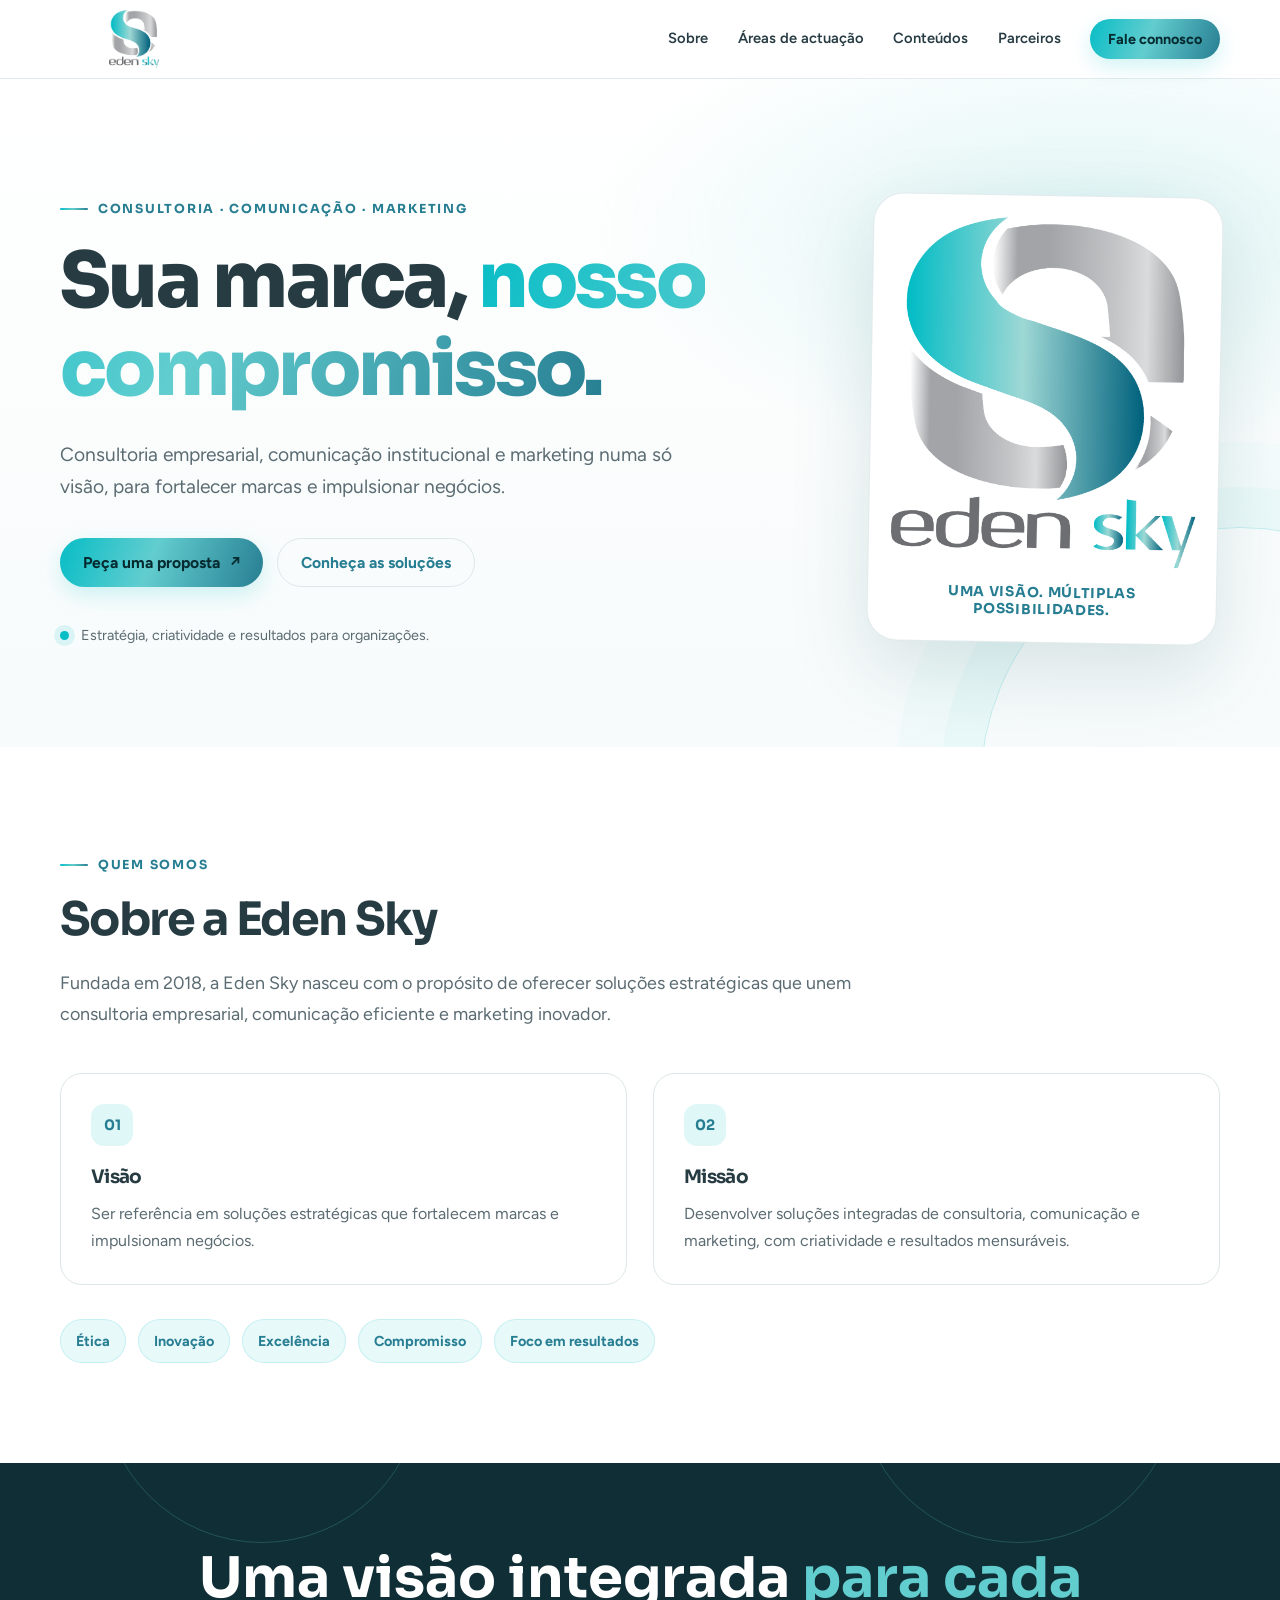
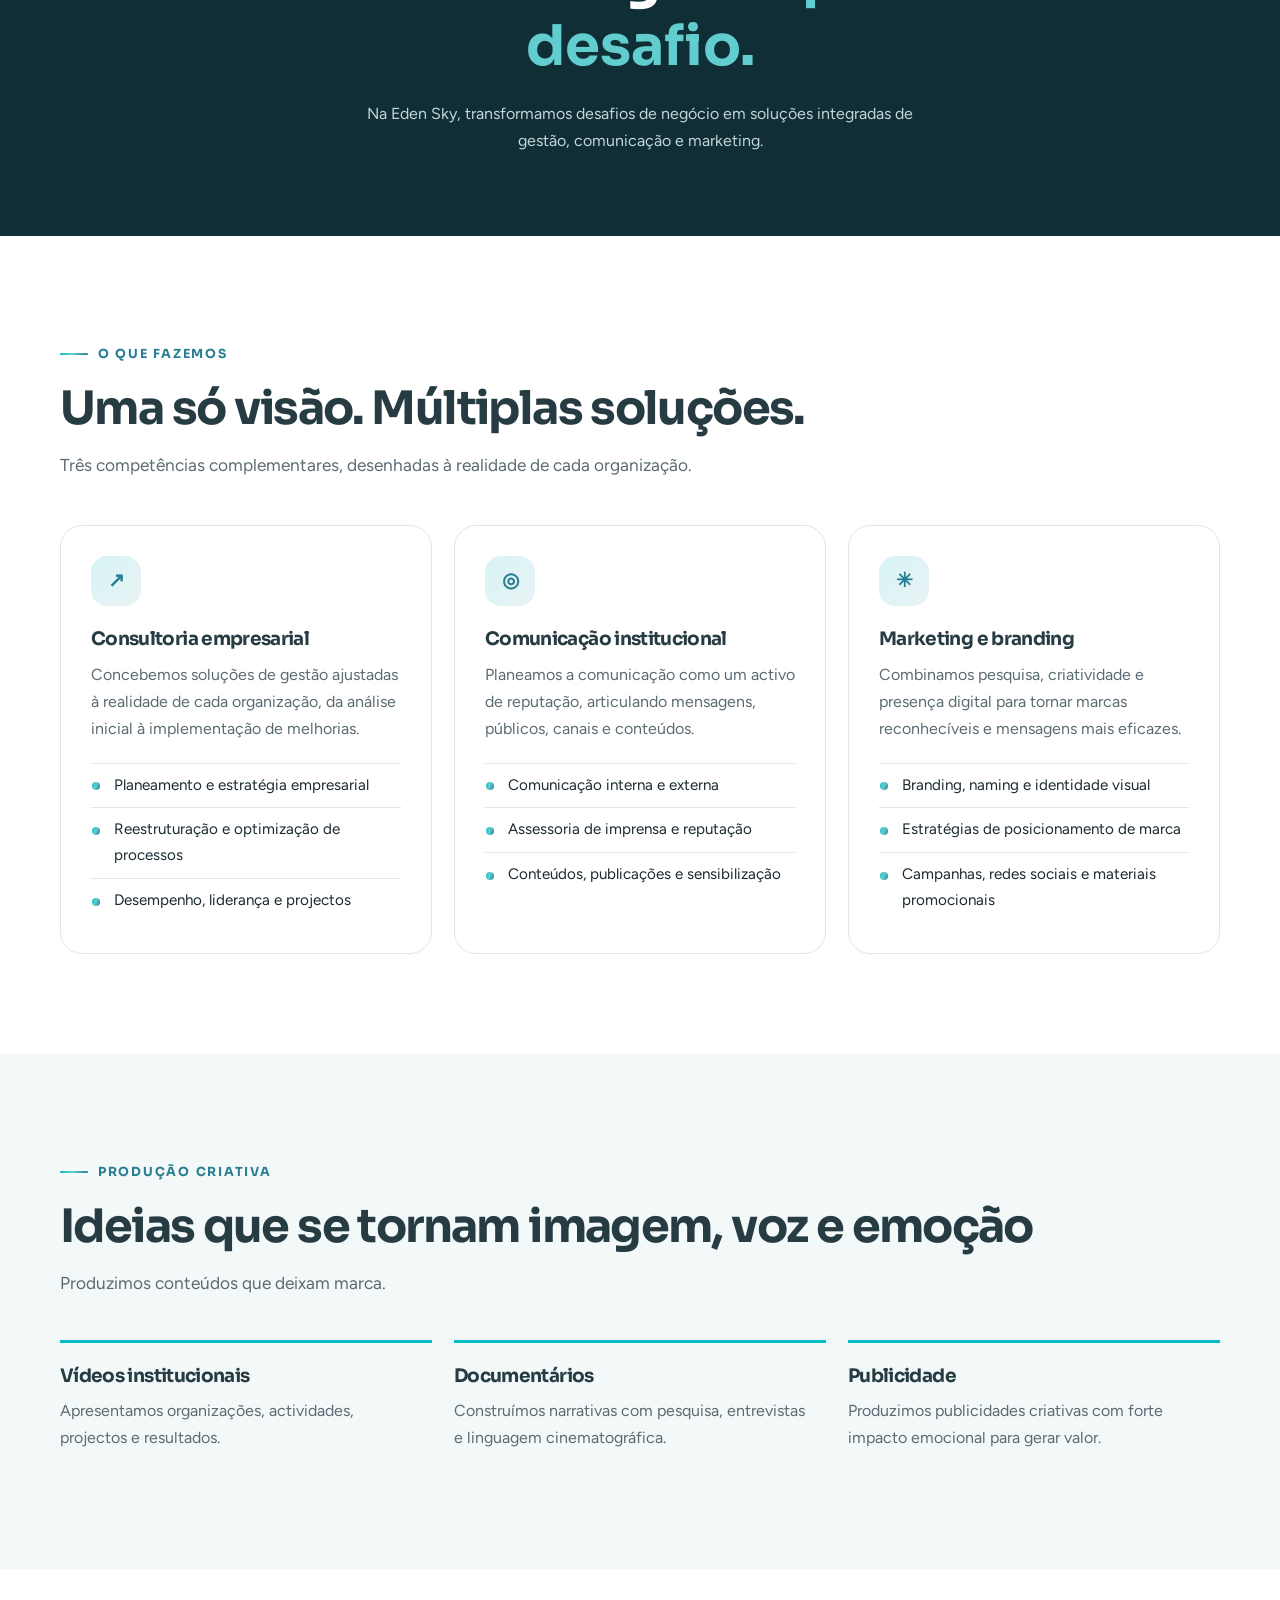
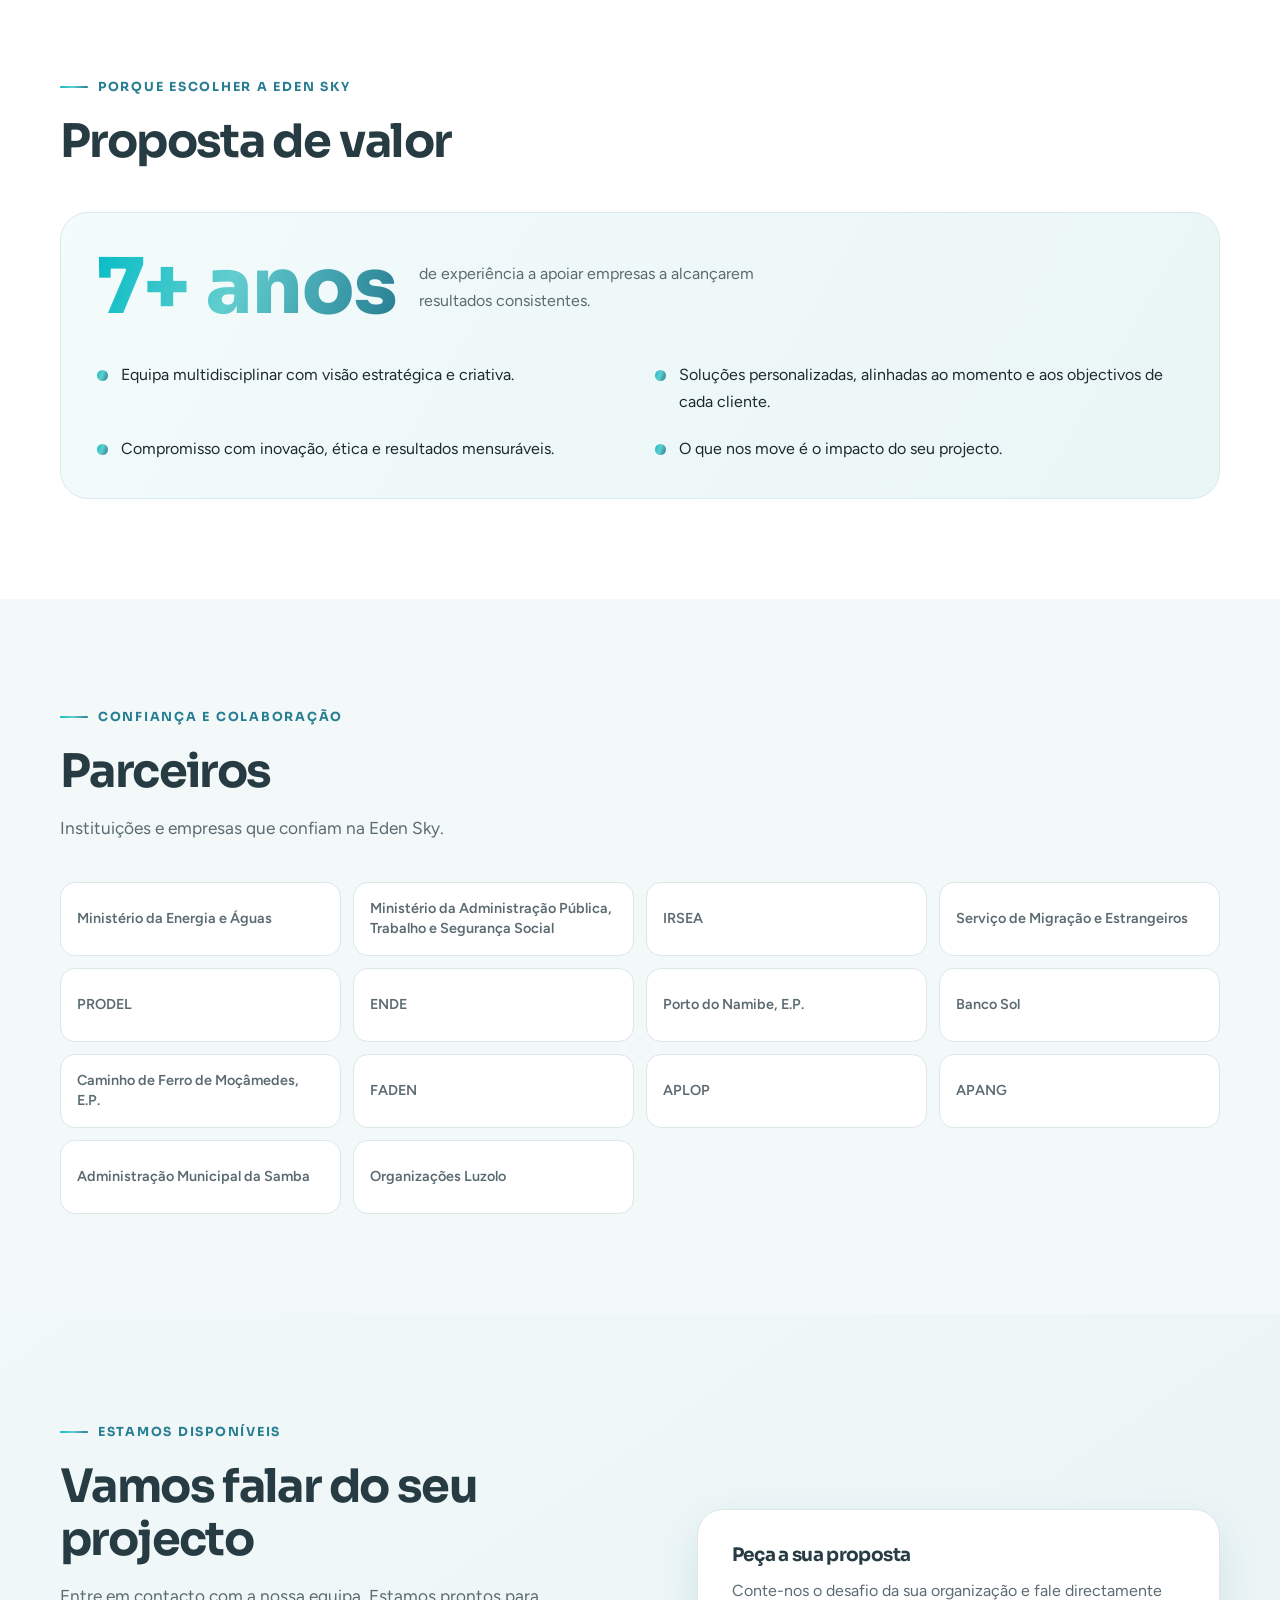
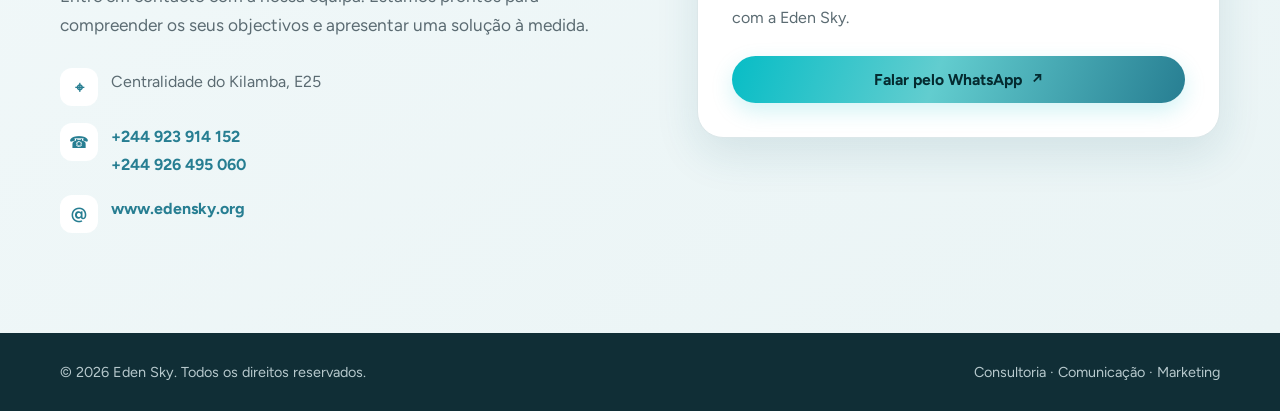
<file: Eden Sky _ Consultoria, Comunicação e Marketing.html>
<!DOCTYPE html>
<html lang="pt-AO" data-theme="light">
<head>
<meta charset="utf-8">
<meta name="viewport" content="width=device-width, initial-scale=1, viewport-fit=cover">
<meta name="theme-color" content="#FFFFFF">
<title>Eden Sky | Consultoria, Comunicação e Marketing</title>
<meta name="description" content="Eden Sky: consultoria empresarial, comunicação institucional, marketing e produção de conteúdos em Angola. Sua marca, nosso compromisso.">
<meta name="keywords" content="Eden Sky, consultoria empresarial, comunicação institucional, marketing, branding, Angola">
<meta property="og:type" content="website">
<meta property="og:title" content="Eden Sky | Sua marca, nosso compromisso">
<meta property="og:description" content="Consultoria empresarial, comunicação institucional e marketing numa só visão.">
<meta property="og:image" content="https://raw.githubusercontent.com/nadbeatz/edensky/main/IMG_4649.png">
<meta name="twitter:card" content="summary_large_image">
<link rel="icon" type="image/png" href="IMG_4649.png">
<link rel="preconnect" href="https://fonts.googleapis.com">
<link rel="preconnect" href="https://fonts.gstatic.com" crossorigin>
<link href="https://fonts.googleapis.com/css2?family=Sora:wght@400;500;600;700;800&family=Figtree:wght@400;500;600;700&display=swap" rel="stylesheet">
<style>
:root{
 --primary:#07BDC6;--cyan:#62CDCF;--deep:#277E92;--silver:#D8DADB;--gray:#A2A4A7;--graphite:#6D6E71;
 --bg:#FFFFFF;--bg2:#F3F8F9;--card:#FFFFFF;--text:#1B2A31;--muted:#5B6B72;--head:#273B43;--line:#DCE7E9;--link:#1F7282;
 --gradient:linear-gradient(110deg,#07BDC6 0%,#62CDCF 45%,#277E92 100%);
 --metallic:linear-gradient(110deg,#FFFFFF 0%,#D8DADB 35%,#A2A4A7 70%,#6D6E71 100%);
 --shadow:0 16px 44px rgba(28,102,117,.12);--radius:22px;
 color-scheme:light;scroll-behavior:smooth;scroll-padding-top:100px;
}
*,*::before,*::after{box-sizing:border-box}
html{scroll-behavior:smooth}
body{margin:0;background:var(--bg);color:var(--text);font:400 16px/1.7 Figtree,system-ui,sans-serif;-webkit-font-smoothing:antialiased}
body.menu-open{overflow:hidden}
a{color:var(--link)}
a:focus-visible,button:focus-visible,input:focus-visible,textarea:focus-visible{outline:3px solid var(--primary);outline-offset:4px}
img{max-width:100%}
.wrap{width:min(1160px,calc(100% - 48px));margin-inline:auto}
section{padding:100px 0}
h1,h2,h3{font-family:Sora,system-ui,sans-serif;line-height:1.15;letter-spacing:-.035em;color:var(--head);margin:0}
h1{font-size:clamp(2.6rem,6vw,5.2rem);font-weight:800;max-width:850px}
h2{font-size:clamp(1.9rem,3.6vw,3rem);font-weight:700}
h3{font-size:1.16rem;font-weight:700}
p{margin:0}
.lead{color:var(--muted);max-width:65ch;margin-top:16px;font-size:1.08rem}
.eyebrow{display:inline-flex;align-items:center;gap:10px;color:var(--deep);font:700 .78rem Sora,sans-serif;text-transform:uppercase;letter-spacing:.14em;margin-bottom:20px}
.eyebrow:before{content:"";width:28px;height:2px;background:var(--gradient);border-radius:9px}
.btn{display:inline-flex;align-items:center;justify-content:center;gap:10px;background:var(--gradient);color:#052B30;font:700 .98rem Figtree,sans-serif;padding:14px 23px;border-radius:999px;text-decoration:none;border:0;cursor:pointer;box-shadow:0 8px 22px rgba(7,189,198,.18);transition:transform .2s,box-shadow .2s}
.btn:hover{transform:translateY(-2px);box-shadow:0 12px 28px rgba(7,189,198,.27)}
.btn.ghost{background:transparent;color:var(--deep);border:1px solid var(--line);box-shadow:none}
.btn.ghost:hover{background:var(--bg2);border-color:var(--cyan)}
/* Navigation */
header{position:sticky;top:0;z-index:50;background:rgba(255,255,255,.94);backdrop-filter:blur(16px);border-bottom:1px solid rgba(220,231,233,.85)}
.nav{display:flex;align-items:center;justify-content:space-between;min-height:78px;gap:24px}
.brand{display:flex;align-items:center;text-decoration:none;flex:none}
.brand img{display:block;width:148px;height:auto;max-height:58px;object-fit:contain}
nav{display:flex;align-items:center;gap:clamp(14px,2.3vw,30px)}
nav a:not(.btn){color:var(--head);font-weight:600;text-decoration:none;font-size:.92rem;transition:color .2s}
nav a:not(.btn):hover{color:var(--deep)}
nav .btn{padding:11px 18px;font-size:.9rem}
.menu-toggle{display:none;background:var(--bg2);border:1px solid var(--line);border-radius:12px;padding:10px;color:var(--head);font-size:1.3rem;line-height:1;cursor:pointer}
/* Hero */
.hero{position:relative;overflow:hidden;padding:112px 0 100px;background:radial-gradient(ellipse at 85% 22%,rgba(98,205,207,.18),transparent 32%),linear-gradient(180deg,#fff 0%,#F7FBFB 100%)}
.hero:after{content:"";position:absolute;width:520px;height:520px;border-radius:50%;right:-220px;bottom:-300px;border:1px solid rgba(7,189,198,.22);box-shadow:0 0 0 40px rgba(7,189,198,.035),0 0 0 85px rgba(7,189,198,.025);pointer-events:none}
.hero-grid{display:grid;grid-template-columns:minmax(0,1.35fr) minmax(260px,.65fr);align-items:center;gap:60px;position:relative;z-index:1}
.hero h1 span{background:var(--gradient);background-clip:text;-webkit-background-clip:text;color:transparent}
.hero-copy{margin-top:25px;max-width:630px;color:var(--muted);font-size:1.2rem}
.cta{display:flex;gap:14px;flex-wrap:wrap;margin-top:34px}
.hero-note{display:flex;align-items:center;gap:12px;margin-top:36px;color:var(--muted);font-size:.9rem}
.hero-note i{width:9px;height:9px;border-radius:50%;background:var(--primary);box-shadow:0 0 0 6px rgba(7,189,198,.12)}
.logo-card{background:#fff;border:1px solid rgba(220,231,233,.8);border-radius:30px;padding:22px;box-shadow:0 28px 80px rgba(24,84,96,.15);max-width:350px;width:100%;justify-self:end;transform:rotate(1deg)}
.logo-card img{width:100%;display:block;border-radius:18px}
.logo-label{text-align:center;padding:18px 8px 2px;color:var(--deep);font:700 .86rem Sora,sans-serif;letter-spacing:.05em}
/* About */
.alt{background:var(--bg2)}
.two{display:grid;grid-template-columns:1fr 1fr;gap:26px;margin-top:44px}
.vm{background:var(--card);border:1px solid var(--line);border-radius:var(--radius);padding:30px}
.vm .number{display:grid;place-items:center;width:42px;height:42px;border-radius:13px;background:rgba(7,189,198,.12);color:var(--deep);font:700 .9rem Sora;margin-bottom:20px}
.vm p{color:var(--muted);margin-top:12px}
.vals{display:flex;flex-wrap:wrap;gap:12px;margin-top:34px}
.vals span{font-weight:700;color:var(--deep);background:rgba(7,189,198,.09);border:1px solid rgba(7,189,198,.15);padding:9px 15px;border-radius:999px;font-size:.9rem}
.since{margin-top:22px;color:var(--muted);font-size:1.12rem;max-width:75ch}
/* quote */
.quote{padding:82px 0;background:#102E36;color:#fff;text-align:center;position:relative;overflow:hidden}
.quote:before,.quote:after{content:"";position:absolute;width:320px;height:320px;border:1px solid rgba(98,205,207,.23);border-radius:50%;top:-240px}
.quote:before{left:8%}.quote:after{right:8%}
.quote blockquote{margin:0 auto;max-width:25ch;font:700 clamp(1.9rem,4.6vw,3.5rem)/1.2 Sora,sans-serif;color:#fff;position:relative}
.quote blockquote span{color:var(--cyan)}
.quote p{margin:20px auto 0;max-width:58ch;color:#C3D5D9;position:relative}
/* Services */
.cards{display:grid;grid-template-columns:repeat(3,1fr);gap:22px;margin-top:44px}
.card{background:var(--card);border:1px solid var(--line);border-radius:var(--radius);padding:30px;transition:transform .22s,box-shadow .22s,border-color .22s}
.card:hover{transform:translateY(-6px);box-shadow:var(--shadow);border-color:rgba(7,189,198,.55)}
.card-icon{display:grid;place-items:center;width:50px;height:50px;border-radius:16px;background:linear-gradient(135deg,rgba(7,189,198,.16),rgba(39,126,146,.1));color:var(--deep);font:700 1.25rem Sora;margin-bottom:22px}
.card p{color:var(--muted);margin:12px 0 20px}
.card ul{margin:0;padding:0;list-style:none}
.card li{padding:9px 0 9px 23px;position:relative;border-top:1px solid var(--line);font-size:.95rem}
.card li:before{content:"";position:absolute;left:1px;top:1.22em;width:8px;height:8px;border-radius:50%;background:var(--gradient)}
/* Content */
.three{display:grid;grid-template-columns:repeat(3,1fr);gap:22px;margin-top:42px}
.content-item{border-top:3px solid var(--primary);padding:22px 18px 18px 0}
.content-item p{color:var(--muted);margin-top:10px}
/* Value */
.value-panel{margin-top:44px;padding:36px;border-radius:28px;background:linear-gradient(120deg,#F3FBFB,#EAF5F6);border:1px solid #D8EBED}
.exp{display:flex;align-items:center;gap:22px;flex-wrap:wrap}
.big{font:800 clamp(2.8rem,6vw,4.8rem) Sora,sans-serif;background:var(--gradient);background-clip:text;-webkit-background-clip:text;color:transparent;line-height:1}
.exp span{color:var(--muted);max-width:34ch}
.val{display:grid;grid-template-columns:1fr 1fr;gap:20px 30px;margin-top:35px}
.val div{display:flex;gap:13px;align-items:flex-start}
.val b{flex:none;width:11px;height:11px;border-radius:50%;background:var(--gradient);margin-top:.55em}
/* Partners */
.partners{display:grid;grid-template-columns:repeat(4,1fr);gap:12px;margin-top:38px}
.partners span{display:flex;align-items:center;min-height:74px;padding:16px;background:var(--card);border:1px solid var(--line);border-radius:15px;color:var(--muted);font-weight:600;font-size:.9rem;line-height:1.35}
/* Contact */
.contact{background:linear-gradient(145deg,#F1F8F9,#EAF4F5)}
.cgrid{display:grid;grid-template-columns:1.05fr .95fr;gap:58px;align-items:center}
.contact-list{list-style:none;margin:28px 0 0;padding:0;display:grid;gap:17px}
.contact-list li{display:flex;gap:13px;align-items:flex-start;color:var(--muted)}
.contact-list .ico{flex:none;width:38px;height:38px;display:grid;place-items:center;border-radius:12px;background:#fff;color:var(--deep);font-weight:700}
.contact-list a{color:var(--deep);font-weight:700;text-decoration:none}
.contact-list a:hover{text-decoration:underline}
.contact-box{background:#fff;border:1px solid var(--line);border-radius:26px;padding:34px;box-shadow:var(--shadow)}
.contact-box p{color:var(--muted);margin:12px 0 24px}
.contact-box .btn{width:100%}
footer{background:#102E36;color:#B7C9CD;padding:27px 0;font-size:.9rem}
footer .wrap{display:flex;justify-content:space-between;align-items:center;gap:14px;flex-wrap:wrap}
footer a{color:var(--cyan);text-decoration:none}
.back-top{position:fixed;right:22px;bottom:22px;width:44px;height:44px;display:grid;place-items:center;border-radius:50%;background:var(--deep);color:white;text-decoration:none;box-shadow:0 8px 24px rgba(0,0,0,.18);opacity:0;pointer-events:none;transform:translateY(8px);transition:.2s;z-index:20}
.back-top.visible{opacity:1;pointer-events:auto;transform:translateY(0)}
@media(max-width:900px){
 .hero-grid{grid-template-columns:1fr;gap:42px}.logo-card{justify-self:start;max-width:290px}
 .cards{grid-template-columns:1fr 1fr}.partners{grid-template-columns:repeat(3,1fr)}
 nav{gap:14px}nav a:not(.btn){font-size:.85rem}
}
@media(max-width:720px){
 .wrap{width:min(100% - 36px,560px)}section{padding:72px 0}
 .nav{min-height:70px}.brand img{width:126px}
 .menu-toggle{display:block}
 nav{display:none;position:absolute;left:0;right:0;top:70px;background:#fff;border-bottom:1px solid var(--line);padding:18px 22px 24px;box-shadow:0 18px 28px rgba(20,70,80,.12);flex-direction:column;align-items:stretch;gap:0}
 nav.open{display:flex}
 nav a:not(.btn){display:block;padding:13px 4px;border-bottom:1px solid var(--line);font-size:1rem}
 nav .btn{margin-top:15px}
 .hero{padding:76px 0 70px}.hero-grid{gap:36px}.hero-copy{font-size:1.08rem}
 .two,.cards,.three,.val,.cgrid{grid-template-columns:1fr}
 .partners{grid-template-columns:1fr 1fr}.contact-box{padding:26px}
 .quote{padding:70px 0}.value-panel{padding:27px}
}
@media(max-width:420px){.partners{grid-template-columns:1fr}.cta .btn{width:100%}.hero h1{font-size:2.55rem}}
@media(prefers-reduced-motion:reduce){*,*::before,*::after{scroll-behavior:auto!important;transition:none!important}}
</style>
</head>
<body>
<header>
 <div class="wrap nav">
  <a class="brand" href="#inicio" aria-label="Eden Sky, início"><img src="IMG_4649.png" alt="Logótipo Eden Sky"></a>
  <button class="menu-toggle" type="button" aria-label="Abrir menu" aria-expanded="false" aria-controls="main-nav">☰</button>
  <nav id="main-nav" aria-label="Navegação principal">
   <a href="#sobre">Sobre</a><a href="#areas">Áreas de actuação</a><a href="#conteudos">Conteúdos</a><a href="#parceiros">Parceiros</a><a class="btn" href="#contacto">Fale connosco</a>
  </nav>
 </div>
</header>
<main id="inicio">
 <div class="hero">
  <div class="wrap hero-grid">
   <div>
    <div class="eyebrow">Consultoria · Comunicação · Marketing</div>
    <h1>Sua marca, <span>nosso compromisso.</span></h1>
    <p class="hero-copy">Consultoria empresarial, comunicação institucional e marketing numa só visão, para fortalecer marcas e impulsionar negócios.</p>
    <div class="cta"><a class="btn" href="#contacto">Peça uma proposta <span aria-hidden="true">↗</span></a><a class="btn ghost" href="#areas">Conheça as soluções</a></div>
    <div class="hero-note"><i aria-hidden="true"></i><span>Estratégia, criatividade e resultados para organizações.</span></div>
   </div>
   <div class="logo-card"><img src="IMG_4649.png" alt="Identidade visual Eden Sky"><div class="logo-label">UMA VISÃO. MÚLTIPLAS POSSIBILIDADES.</div></div>
  </div>
 </div>
 <section id="sobre">
  <div class="wrap">
   <div class="eyebrow">Quem somos</div><h2>Sobre a Eden Sky</h2>
   <p class="since">Fundada em 2018, a Eden Sky nasceu com o propósito de oferecer soluções estratégicas que unem consultoria empresarial, comunicação eficiente e marketing inovador.</p>
   <div class="two">
    <article class="vm"><div class="number">01</div><h3>Visão</h3><p>Ser referência em soluções estratégicas que fortalecem marcas e impulsionam negócios.</p></article>
    <article class="vm"><div class="number">02</div><h3>Missão</h3><p>Desenvolver soluções integradas de consultoria, comunicação e marketing, com criatividade e resultados mensuráveis.</p></article>
   </div>
   <div class="vals" aria-label="Valores"><span>Ética</span><span>Inovação</span><span>Excelência</span><span>Compromisso</span><span>Foco em resultados</span></div>
  </div>
 </section>
 <div class="quote"><div class="wrap"><blockquote>Uma visão integrada <span>para cada desafio.</span></blockquote><p>Na Eden Sky, transformamos desafios de negócio em soluções integradas de gestão, comunicação e marketing.</p></div></div>
 <section id="areas">
  <div class="wrap">
   <div class="eyebrow">O que fazemos</div><h2>Uma só visão. Múltiplas soluções.</h2><p class="lead">Três competências complementares, desenhadas à realidade de cada organização.</p>
   <div class="cards">
    <article class="card"><div class="card-icon" aria-hidden="true">↗</div><h3>Consultoria empresarial</h3><p>Concebemos soluções de gestão ajustadas à realidade de cada organização, da análise inicial à implementação de melhorias.</p><ul><li>Planeamento e estratégia empresarial</li><li>Reestruturação e optimização de processos</li><li>Desempenho, liderança e projectos</li></ul></article>
    <article class="card"><div class="card-icon" aria-hidden="true">◎</div><h3>Comunicação institucional</h3><p>Planeamos a comunicação como um activo de reputação, articulando mensagens, públicos, canais e conteúdos.</p><ul><li>Comunicação interna e externa</li><li>Assessoria de imprensa e reputação</li><li>Conteúdos, publicações e sensibilização</li></ul></article>
    <article class="card"><div class="card-icon" aria-hidden="true">✳</div><h3>Marketing e branding</h3><p>Combinamos pesquisa, criatividade e presença digital para tornar marcas reconhecíveis e mensagens mais eficazes.</p><ul><li>Branding, naming e identidade visual</li><li>Estratégias de posicionamento de marca</li><li>Campanhas, redes sociais e materiais promocionais</li></ul></article>
   </div>
  </div>
 </section>
 <section id="conteudos" class="alt">
  <div class="wrap"><div class="eyebrow">Produção criativa</div><h2>Ideias que se tornam imagem, voz e emoção</h2><p class="lead">Produzimos conteúdos que deixam marca.</p>
   <div class="three">
    <article class="content-item"><h3>Vídeos institucionais</h3><p>Apresentamos organizações, actividades, projectos e resultados.</p></article>
    <article class="content-item"><h3>Documentários</h3><p>Construímos narrativas com pesquisa, entrevistas e linguagem cinematográfica.</p></article>
    <article class="content-item"><h3>Publicidade</h3><p>Produzimos publicidades criativas com forte impacto emocional para gerar valor.</p></article>
   </div>
  </div>
 </section>
 <section id="valor">
  <div class="wrap"><div class="eyebrow">Porque escolher a Eden Sky</div><h2>Proposta de valor</h2>
   <div class="value-panel"><div class="exp"><div class="big">7+ anos</div><span>de experiência a apoiar empresas a alcançarem resultados consistentes.</span></div>
    <div class="val"><div><b></b><p>Equipa multidisciplinar com visão estratégica e criativa.</p></div><div><b></b><p>Soluções personalizadas, alinhadas ao momento e aos objectivos de cada cliente.</p></div><div><b></b><p>Compromisso com inovação, ética e resultados mensuráveis.</p></div><div><b></b><p>O que nos move é o impacto do seu projecto.</p></div></div>
   </div>
  </div>
 </section>
 <section id="parceiros" class="alt">
  <div class="wrap"><div class="eyebrow">Confiança e colaboração</div><h2>Parceiros</h2><p class="lead">Instituições e empresas que confiam na Eden Sky.</p>
   <div class="partners"><span>Ministério da Energia e Águas</span><span>Ministério da Administração Pública, Trabalho e Segurança Social</span><span>IRSEA</span><span>Serviço de Migração e Estrangeiros</span><span>PRODEL</span><span>ENDE</span><span>Porto do Namibe, E.P.</span><span>Banco Sol</span><span>Caminho de Ferro de Moçâmedes, E.P.</span><span>FADEN</span><span>APLOP</span><span>APANG</span><span>Administração Municipal da Samba</span><span>Organizações Luzolo</span></div>
  </div>
 </section>
 <section id="contacto" class="contact">
  <div class="wrap cgrid">
   <div><div class="eyebrow">Estamos disponíveis</div><h2>Vamos falar do seu projecto</h2><p class="lead">Entre em contacto com a nossa equipa. Estamos prontos para compreender os seus objectivos e apresentar uma solução à medida.</p>
    <ul class="contact-list">
     <li><span class="ico" aria-hidden="true">⌖</span><span>Centralidade do Kilamba, E25</span></li>
     <li><span class="ico" aria-hidden="true">☎</span><span><a href="tel:+244923914152">+244 923 914 152</a><br><a href="tel:+244926495060">+244 926 495 060</a></span></li>
     <li><span class="ico" aria-hidden="true">@</span><a href="https://www.edensky.org" target="_blank" rel="noopener noreferrer">www.edensky.org</a></li>
    </ul>
   </div>
   <div class="contact-box"><h3>Peça a sua proposta</h3><p>Conte-nos o desafio da sua organização e fale directamente com a Eden Sky.</p><a class="btn" href="https://wa.me/244923914152?text=Ol%C3%A1%2C%20gostaria%20de%20falar%20com%20a%20Eden%20Sky." target="_blank" rel="noopener noreferrer">Falar pelo WhatsApp <span aria-hidden="true">↗</span></a></div>
  </div>
 </section>
</main>
<footer><div class="wrap"><span>© <span id="year">2026</span> Eden Sky. Todos os direitos reservados.</span><span>Consultoria · Comunicação · Marketing</span></div></footer>
<a class="back-top" href="#inicio" aria-label="Voltar ao topo">↑</a>
<script>
(function(){
 const toggle=document.querySelector('.menu-toggle');
 const nav=document.getElementById('main-nav');
 function closeMenu(){nav.classList.remove('open');toggle.setAttribute('aria-expanded','false');toggle.setAttribute('aria-label','Abrir menu');document.body.classList.remove('menu-open')}
 toggle.addEventListener('click',function(){const opened=nav.classList.toggle('open');toggle.setAttribute('aria-expanded',String(opened));toggle.setAttribute('aria-label',opened?'Fechar menu':'Abrir menu')});
 nav.querySelectorAll('a').forEach(a=>a.addEventListener('click',closeMenu));
 document.addEventListener('keydown',e=>{if(e.key==='Escape')closeMenu()});
 const topLink=document.querySelector('.back-top');
 window.addEventListener('scroll',()=>topLink.classList.toggle('visible',window.scrollY>500),{passive:true});
 document.getElementById('year').textContent=new Date().getFullYear();
})();
</script>
</body>
</html>
</file>
<file: assets/eden-sky-redesign.css>
:root{--navy:#174A3B;--navy-2:#205B46;--gold:#b69a67;--ivory:#f5f1e8;--white:#fff;--ink:#25323a;--muted:#68747a;--line:#e7e1d6;--shadow:0 18px 50px rgba(23,74,59,.08);--serif:Georgia,"Times New Roman",serif;--sans:"DM Sans",Arial,sans-serif}
*{box-sizing:border-box}html{scroll-behavior:smooth;scroll-padding-top:88px}body{margin:0;background:#fff;color:var(--ink);font:16px/1.72 var(--sans);-webkit-font-smoothing:antialiased}img{max-width:100%;height:auto}a{color:inherit}button,input,select,textarea{font:inherit}.wrap{width:min(1180px,calc(100% - 52px));margin-inline:auto}.site-header{position:sticky;top:0;z-index:100;background:rgba(255,255,255,.96);backdrop-filter:blur(14px);border-bottom:1px solid var(--line)}.nav{height:82px;display:flex;align-items:center;justify-content:space-between;gap:26px}.brand img{width:152px;max-height:62px;object-fit:contain;display:block}.nav-links{display:flex;align-items:center;gap:clamp(14px,1.8vw,27px)}.nav-links a:not(.btn){text-decoration:none;color:#344751;font-size:.9rem;font-weight:600;letter-spacing:.01em}.nav-links a[aria-current=page],.nav-links a:not(.btn):hover{color:var(--gold)}.btn{display:inline-flex;align-items:center;justify-content:center;min-height:48px;padding:12px 22px;border-radius:2px;border:1px solid var(--navy);background:var(--navy);color:white;text-decoration:none;font-size:.85rem;font-weight:700;letter-spacing:.035em;transition:background .2s,border-color .2s,transform .2s}.btn:hover{background:var(--navy-2);border-color:var(--navy-2);transform:translateY(-1px)}.btn.secondary{background:transparent;color:var(--navy);border-color:#b8b1a4}.btn.secondary:hover{background:var(--ivory)}.menu-toggle{display:none;border:1px solid var(--line);background:#fff;border-radius:2px;width:46px;height:46px;color:var(--navy);font-size:1.35rem}.hero{position:relative;isolation:isolate;overflow:hidden;background:var(--ivory);padding:102px 0 90px}.hero:before{content:"";position:absolute;inset:0;z-index:-1;background:linear-gradient(90deg,rgba(245,241,232,.97) 0%,rgba(245,241,232,.92) 48%,rgba(245,241,232,.58) 100%)}.hero:after{content:"";position:absolute;z-index:-1;right:0;top:0;width:38%;height:100%;background:linear-gradient(135deg,transparent 0 48%,rgba(182,154,103,.13) 48% 49%,transparent 49% 100%)}.hero-grid{display:grid;grid-template-columns:1.15fr .85fr;align-items:center;gap:60px}.hero h1,.page-hero h1{font:normal clamp(2.8rem,5vw,5.25rem)/1.04 var(--serif);letter-spacing:-.035em;color:var(--navy);max-width:790px}.hero h1 span,.page-hero h1 span{color:var(--gold)}.eyebrow{margin:0 0 19px;color:#8a7144;font-size:.72rem;font-weight:800;letter-spacing:.19em;text-transform:uppercase}.eyebrow:before{content:"";display:inline-block;width:27px;height:1px;background:var(--gold);vertical-align:middle;margin-right:11px}.hero-copy,.lead{max-width:650px;color:#56636a;font-size:1.08rem;margin:21px 0 0}.hero-actions{display:flex;gap:13px;flex-wrap:wrap;margin-top:31px}.hero-proof{margin-top:30px;color:#657078;font-size:.87rem}.hero-proof:before{content:"";display:inline-block;width:7px;height:7px;margin-right:10px;border-radius:50%;background:var(--gold)}.hero-visual{min-height:390px;position:relative;display:flex;align-items:center;justify-content:center}.hero-visual img{width:100%;max-height:410px;object-fit:cover;box-shadow:var(--shadow);border:10px solid rgba(255,255,255,.8)}.section{padding:94px 0}.section.ivory{background:var(--ivory)}.section.dark{background:var(--navy);color:#fff}.section.dark h2,.section.dark h3{color:#fff}.section h2{font:normal clamp(2.1rem,3.8vw,3.5rem)/1.12 var(--serif);color:var(--navy);letter-spacing:-.02em}.section h3{font:normal 1.45rem/1.22 var(--serif);color:var(--navy)}.section-intro{max-width:720px}.section-intro p{color:var(--muted)}.grid{display:grid;grid-template-columns:repeat(3,minmax(0,1fr));gap:20px;margin-top:42px}.card,.service,.step,.work-card,.partner-card{padding:29px;background:#fff;border:1px solid var(--line);box-shadow:0 8px 28px rgba(23,74,59,.035)}.card .num,.num{font:normal 2rem var(--serif);color:var(--gold);display:block;margin-bottom:18px}.card p,.service p,.step p,.work-card p,.partner-card p{color:var(--muted);font-size:.94rem}.service{position:relative;min-height:250px;transition:transform .2s,box-shadow .2s}.service:hover,.work-card:hover{transform:translateY(-3px);box-shadow:var(--shadow)}.service:before{content:"";display:block;width:35px;height:2px;background:var(--gold);margin-bottom:23px}.text-link{color:var(--navy);font-size:.87rem;font-weight:700;text-decoration:none;border-bottom:1px solid var(--gold);padding-bottom:4px}.process-grid{display:grid;grid-template-columns:repeat(4,minmax(0,1fr));gap:16px;margin-top:40px}.step{padding:24px}.step span{font:normal 2rem var(--serif);color:var(--gold)}.portfolio-head{display:flex;align-items:end;justify-content:space-between;gap:24px}.portfolio-grid{display:grid;grid-template-columns:repeat(3,minmax(0,1fr));gap:20px;margin-top:38px}.work-card{padding:0;overflow:hidden;transition:transform .2s,box-shadow .2s}.work-art{min-height:190px;background:linear-gradient(135deg,#e9e2d4,#f8f5ee);display:flex;align-items:end;padding:23px}.work-art strong{font:normal 1.8rem var(--serif);color:var(--navy)}.work-meta{padding:23px}.work-meta small{font-size:.7rem;letter-spacing:.14em;color:#967a49;text-transform:uppercase;font-weight:800}.work-meta h3{margin-top:8px}.partner-grid{display:grid;grid-template-columns:repeat(4,minmax(0,1fr));gap:13px;margin-top:32px}.partner-grid span{display:flex;align-items:center;justify-content:center;text-align:center;min-height:80px;padding:17px;border:1px solid var(--line);background:white;color:#51616a;font-size:.86rem;font-weight:600}.contact-section{background:var(--ivory)}.contact-grid{display:grid;grid-template-columns:1fr 1fr;gap:45px;align-items:start}.contact-list{list-style:none;margin:25px 0 0;padding:0}.contact-list li{margin:10px 0;color:#58656c}.contact-list a{color:var(--navy);font-weight:700;text-decoration:none}.form-card{background:#fff;border:1px solid var(--line);padding:32px;box-shadow:var(--shadow)}.form-card>p{color:var(--muted);margin:9px 0 22px}.form-grid{display:grid;grid-template-columns:1fr 1fr;gap:14px}.field{display:grid;gap:7px;margin:9px 0}.field.full{grid-column:1/-1}.field label{font-size:.82rem;font-weight:700;color:#41525b}.field input,.field select,.field textarea{width:100%;padding:12px 13px;border:1px solid #dcd7cd;border-radius:0;background:#fff;color:var(--ink);min-height:47px}.field textarea{min-height:120px;resize:vertical}.form-card .btn{width:100%;margin-top:13px}.form-hint{font-size:.77rem;color:var(--muted);margin-top:12px}.form-status{min-height:1.4em;color:#315b48;font-weight:700;font-size:.86rem;margin-top:12px}footer{padding:28px 0;background:#102532;color:#cbd2d3;font-size:.85rem}footer .foot{display:flex;align-items:center;justify-content:space-between;gap:16px;flex-wrap:wrap}footer a{color:#d8c49d;text-decoration:none}.page-hero{padding:85px 0 68px;background:var(--ivory);border-bottom:1px solid var(--line)}.page-hero .lead{max-width:780px}.mist{background:#f8f7f3}

/* Hero backgrounds — visual identity */
.hero-home,.page-hero.contact-hero,.page-hero.method-hero{position:relative;isolation:isolate;overflow:hidden;background-size:cover;background-position:center;background-repeat:no-repeat;border-bottom:0}
.hero-home{background-image:none;padding:118px 0 104px;min-height:560px;display:flex;align-items:center}
.hero-home:before,.page-hero.contact-hero:before,.page-hero.method-hero:before{content:"";position:absolute;inset:0;z-index:-1}
.hero-home:before{background:linear-gradient(90deg,rgba(5,39,31,.86) 0%,rgba(5,39,31,.67) 48%,rgba(5,39,31,.16) 100%)}
.hero-home:after{display:none}
.hero-home .hero-grid{grid-template-columns:minmax(0,1fr)}
.hero-home .hero-copy-block{max-width:790px}
.hero-home h1,.page-hero.contact-hero h1,.page-hero.method-hero h1{color:#fff}
.hero-home h1 span,.page-hero.contact-hero h1 span,.page-hero.method-hero h1 span{color:#e4c27b}
.hero-home .eyebrow,.page-hero.contact-hero .eyebrow,.page-hero.method-hero .eyebrow{color:#f0d69b}
.hero-home .hero-copy,.hero-home .hero-proof,.page-hero.contact-hero .lead,.page-hero.method-hero .lead{color:rgba(255,255,255,.94)}
.page-hero.contact-hero{background-image:none;padding:112px 0 94px;min-height:440px;display:flex;align-items:center}
.page-hero.method-hero{background-image:none;padding:112px 0 94px;min-height:440px;display:flex;align-items:center}
.page-hero.contact-hero:before{background:linear-gradient(90deg,rgba(5,39,31,.88) 0%,rgba(5,39,31,.70) 52%,rgba(5,39,31,.25) 100%)}
.page-hero.method-hero:before{background:linear-gradient(90deg,rgba(5,39,31,.88) 0%,rgba(5,39,31,.70) 52%,rgba(5,39,31,.25) 100%)}
.page-hero.contact-hero .wrap,.page-hero.method-hero .wrap{position:relative;z-index:1;width:min(100% - 44px,1180px)}
@media(max-width:760px){
 .hero-home{min-height:510px;padding:84px 0 72px;background-position:58% center}
 .page-hero.contact-hero,.page-hero.method-hero{min-height:390px;padding:76px 0 62px;background-position:center}
 .hero-home .hero-copy,.page-hero.contact-hero .lead,.page-hero.method-hero .lead{font-size:1rem}
}

@media(max-width:950px){.nav-links{gap:12px}.nav-links a:not(.btn){font-size:.83rem}.hero-grid{gap:35px}.process-grid{grid-template-columns:repeat(2,1fr)}}
@media(max-width:760px){.wrap{width:calc(100% - 34px)}.nav{height:70px}.brand img{width:125px;max-height:52px}.menu-toggle{display:grid;place-items:center}.nav-links{display:none;position:absolute;top:70px;left:0;right:0;padding:13px 22px 23px;background:#fff;border-bottom:1px solid var(--line);box-shadow:0 16px 30px rgba(23,74,59,.12);flex-direction:column;align-items:stretch;gap:0;max-height:calc(100dvh - 70px);overflow:auto}.nav-links.open{display:flex}.nav-links a:not(.btn){min-height:48px;padding:12px 3px;border-bottom:1px solid var(--line);font-size:.98rem}.nav-links .btn{margin-top:14px}.hero{padding:66px 0 58px}.hero-grid{grid-template-columns:1fr;gap:30px}.hero h1,.page-hero h1{font-size:clamp(2.6rem,11vw,4rem)}.hero-visual{min-height:0;max-height:300px;overflow:hidden}.hero-visual img{max-height:300px}.section{padding:65px 0}.grid,.portfolio-grid,.contact-grid{grid-template-columns:1fr;gap:14px}.service,.card,.step{padding:23px}.process-grid{grid-template-columns:1fr 1fr}.partner-grid{grid-template-columns:repeat(2,minmax(0,1fr))}.form-card{padding:22px}.form-grid{grid-template-columns:1fr}.field.full{grid-column:auto}.portfolio-head{display:block}.hero-actions .btn{width:100%}.page-hero{padding:62px 0 48px}footer .foot{align-items:flex-start;flex-direction:column}}
@media(max-width:390px){.process-grid,.partner-grid{grid-template-columns:1fr}.hero h1,.page-hero h1{font-size:2.5rem}}
@media(prefers-reduced-motion:reduce){html{scroll-behavior:auto}*,*:before,*:after{transition:none!important}}

/* Eden Sky — Home: composição editorial e responsiva */
.hero{position:relative;isolation:isolate;overflow:hidden}
.hero-grid{grid-template-columns:minmax(0,1.08fr) minmax(300px,.92fr);gap:clamp(34px,6vw,88px);align-items:center}
.hero-visual{position:relative;width:100%;max-width:570px;margin:0;justify-self:end;isolation:isolate;min-height:0;display:block}
.hero-main-image{display:block;width:100%;aspect-ratio:1.16/1;max-height:none;object-fit:cover;object-position:center;border-radius:24px;box-shadow:0 28px 75px rgba(20,75,87,.19);border:8px solid rgba(255,255,255,.86)}
.hero-image-caption{position:absolute;left:-28px;bottom:28px;display:flex;align-items:center;gap:13px;padding:15px 20px;border:1px solid rgba(255,255,255,.8);border-radius:14px;background:rgba(255,255,255,.96);box-shadow:0 15px 42px rgba(20,75,87,.16);backdrop-filter:blur(12px)}
.caption-mark{display:grid;place-items:center;width:43px;height:43px;border-radius:10px;background:linear-gradient(135deg,#28745A,#174A3B);color:white;font:800 .9rem Manrope}
.hero-image-caption strong,.hero-image-caption small{display:block}
.hero-image-caption strong{font:800 .9rem Manrope;color:var(--ink)}
.hero-image-caption small{margin-top:3px;color:var(--muted);font-size:.76rem}
.hero-detail-image{position:absolute;z-index:2;right:-24px;top:-24px;width:118px;height:118px;object-fit:cover;border:7px solid white;border-radius:18px;box-shadow:0 12px 35px rgba(20,75,87,.18)}
.hero-tag{position:absolute;right:max(26px,calc((100vw - 1180px)/2));top:28px;color:#8a7144;font-size:.65rem;font-weight:800;letter-spacing:.2em}
.hero-orbit{position:absolute;right:-130px;top:50px;width:380px;height:380px;border:1px solid rgba(182,154,103,.18);border-radius:50%;pointer-events:none}
.hero-orbit span{position:absolute;inset:32px;border:1px solid rgba(182,154,103,.13);border-radius:50%}
@media(max-width:920px){.hero-grid{grid-template-columns:1fr}.hero-visual{justify-self:center;max-width:520px;margin:4px auto 0}.hero-image-caption{left:12px}.hero-tag{display:none}}
@media(max-width:760px){.hero-visual{width:100%;max-width:440px;margin-top:12px}.hero-main-image{aspect-ratio:1.18/1;border-radius:18px}.hero-detail-image{width:82px;height:82px;right:-7px;top:-12px;border-width:5px;border-radius:14px}.hero-image-caption{left:9px;bottom:12px;padding:10px 13px;gap:9px;border-radius:11px}.caption-mark{width:35px;height:35px;border-radius:8px;font-size:.75rem}.hero-image-caption strong{font-size:.8rem}.hero-image-caption small{font-size:.68rem}}
@media(max-width:390px){.hero-detail-image{width:70px;height:70px}.hero-image-caption{padding:9px 10px}.hero-image-caption small{max-width:165px}}


/* Home simplificada: sem imagens pesadas nem fontes externas */
.hero-clean{padding:clamp(76px,10vw,132px) 0 clamp(76px,9vw,116px);background:var(--ivory)}
.hero-clean:before{background:linear-gradient(110deg,rgba(245,241,232,.99),rgba(245,241,232,.94) 72%,rgba(245,241,232,.82))}
.hero-clean:after{width:24%;opacity:.55}
.hero-clean .hero-grid{display:block;max-width:1180px}
.hero-clean .hero-copy-block{max-width:930px}
.hero-clean .hero h1{max-width:880px}
.hero-clean .hero-copy{max-width:790px}
.hero-clean .hero-actions{margin-top:34px}
.hero-clean .hero-proof{margin-top:28px}
@media(max-width:760px){.hero-clean{padding:68px 0 64px}.hero-clean .hero-copy-block{max-width:none}.hero-clean .hero-actions{gap:10px}.hero-clean .hero-actions .btn{width:100%}}

/* Botão flutuante WhatsApp — tamanho e posicionamento responsivos */
.whatsapp-float{
  position:fixed;right:24px;bottom:24px;z-index:120;
  display:inline-flex;align-items:center;justify-content:center;gap:10px;
  min-width:56px;min-height:56px;padding:0 18px;
  border:0;border-radius:999px;background:#168b55;color:#fff;
  box-shadow:0 8px 26px rgba(16,37,50,.22);
  font:600 .9rem/1 var(--sans);text-decoration:none;
  transition:transform .2s ease,background .2s ease,box-shadow .2s ease;
}
.whatsapp-float:hover{background:#117747;color:#fff;transform:translateY(-2px);box-shadow:0 11px 30px rgba(16,37,50,.26)}
.whatsapp-float:focus-visible{outline:3px solid #b69a67;outline-offset:4px}
.whatsapp-float svg{display:block;flex:0 0 25px;width:25px;height:25px;max-width:25px;max-height:25px;fill:currentColor}
.whatsapp-float span{display:inline}
@media(max-width:600px){
  .whatsapp-float{right:16px;bottom:16px;min-width:54px;min-height:54px;padding:0 16px}
}


/* Actualidade — imagem editorial existente no repositório */
.page-hero.actualidade-hero{
  position:relative;isolation:isolate;overflow:hidden;min-height:420px;
  display:flex;align-items:center;
  background-image:none;
  background-size:cover;background-position:center;border-bottom:0;
}
.page-hero.actualidade-hero .eyebrow{color:#ead7a9}
.page-hero.actualidade-hero h1{color:#fff}
.page-hero.actualidade-hero h1 span{color:#e4c27b}
.page-hero.actualidade-hero .lead{color:rgba(255,255,255,.94)}
@media(max-width:760px){.page-hero.actualidade-hero{min-height:360px;background-position:58% center}}


/* Eden Sky — tipografia e linguagem visual inspiradas nas referências fornecidas */
500;600;700;800;900&display=swap');

:root{
  --navy:#26343b;
  --navy-2:#1f7180;
  --gold:#2b8190;
  --ivory:#f7f7f4;
  --ink:#26343b;
  --muted:#707b80;
  --line:#e4e8e8;
  --shadow:0 18px 50px rgba(38,52,59,.09);
  --sans:'Montserrat',Arial,sans-serif;
  --serif:'Montserrat',Arial,sans-serif;
}
html,body,button,input,select,textarea{font-family:'Montserrat',Arial,sans-serif}
body{font-size:16px;line-height:1.75;color:#26343b}
h1,h2,h3,h4,.hero h1,.page-hero h1,.section h2,.section h3{
  font-family:'Montserrat',Arial,sans-serif;
  letter-spacing:-.045em;
}
.hero h1,.page-hero h1{
  font-weight:900;
  line-height:1.04;
  text-transform:uppercase;
  max-width:1000px;
}
.section h2{font-weight:800;line-height:1.12}
.section h3{font-weight:750;line-height:1.2}
.eyebrow{
  color:#287d8c;
  font-size:.78rem;
  font-weight:800;
  letter-spacing:.14em;
}
.eyebrow:before{background:#35a2aa}
.hero-copy,.lead,.section-intro p,.card p,.service p,.step p,.work-card p,.partner-card p{
  font-family:'Montserrat',Arial,sans-serif;
  color:#707b80;
  font-weight:400;
  line-height:1.8;
}
.hero-copy,.lead{font-size:clamp(1.02rem,1.45vw,1.22rem)}
.btn{
  min-height:58px;
  padding:15px 28px;
  border-radius:999px;
  background:#287f8e;
  border-color:#287f8e;
  font-family:'Montserrat',Arial,sans-serif;
  font-size:.96rem;
  font-weight:700;
  letter-spacing:0;
  text-transform:none;
}
.btn:hover{background:#216c79;border-color:#216c79}
.btn.secondary,.btn.outline{
  background:rgba(255,255,255,.78);
  color:#287f8e;
  border:1px solid rgba(40,127,142,.28);
}
.btn.secondary:hover,.btn.outline:hover{background:#edf5f5}
.nav-links a:not(.btn){font-family:'Montserrat',Arial,sans-serif;font-weight:600}
.partner-grid span{font-family:'Montserrat',Arial,sans-serif}
@media(max-width:760px){
  .hero h1,.page-hero h1{font-size:clamp(2.55rem,10.8vw,4.2rem);line-height:1.06}
  .hero-copy,.lead{font-size:1rem;line-height:1.8}
  .eyebrow{font-size:.69rem;letter-spacing:.11em}
  .btn{min-height:58px;font-size:.92rem}
}


/* Cabeçalho móvel compacto — logótipo alinhado à esquerda como na referência */
@media(max-width:760px){
  .site-header{height:80px;min-height:80px}
  .site-header .nav{
    height:80px;
    min-height:80px;
    padding-top:0;
    padding-bottom:0;
    align-items:center;
    justify-content:space-between;
  }
  .site-header .brand{
    display:flex;
    flex:0 0 auto;
    align-items:center;
    justify-content:flex-start;
    height:100%;
    min-width:0;
  }
  .site-header .brand img{
    display:block;
    width:72px;
    height:58px;
    max-height:58px;
    object-fit:contain;
    object-position:left center;
  }
  .site-header .menu-toggle{
    flex:0 0 46px;
    width:46px;
    height:46px;
    margin-left:auto;
  }
  .site-header .nav-links{top:80px}
}

/* Fundos gráficos leves, sem imagens externas */
.hero-home,.about-hero,.portfolio-hero,.partners-hero,.page-hero.contact-hero,.page-hero.method-hero{background-color:#174A3B!important;background-image:radial-gradient(ellipse at 82% 18%,rgba(182,154,103,.22),transparent 36%),linear-gradient(125deg,#123c30 0%,#174A3B 58%,#205B46 100%)!important}
.hero-home:before,.about-hero:before,.portfolio-hero:before,.partners-hero:before,.page-hero.contact-hero:before,.page-hero.method-hero:before{background:linear-gradient(90deg,rgba(10,43,33,.96),rgba(10,43,33,.82) 62%,rgba(10,43,33,.45))!important}
.hero-home:after,.about-hero:after,.portfolio-hero:after,.partners-hero:after,.page-hero.contact-hero:after,.page-hero.method-hero:after{content:"";position:absolute;inset:0;pointer-events:none;background:repeating-linear-gradient(135deg,transparent 0 46px,rgba(182,154,103,.10) 47px,transparent 48px 94px)!important;opacity:.55}

:root{--navy:#174A3B;--navy-2:#205B46;--gold:#b69a67;--ivory:#f5f1e8;--white:#fff;--ink:#25323a;--muted:#68747a;--line:#e7e1d6}


/* Navegação institucional — fundo verde em todos os menus */
.site-header{
  background:#174A3B!important;
  border-bottom:1px solid rgba(230,201,139,.35)!important;
  backdrop-filter:none!important;
}
.site-header .nav{background:transparent!important}
.site-header .nav-links a:not(.btn){
  color:#fff!important;
  transition:color .18s ease,opacity .18s ease;
}
.site-header .nav-links a[aria-current=page],
.site-header .nav-links a:not(.btn):hover{
  color:#e4c27b!important;
}
.site-header .nav-links .btn{
  background:#b69a67!important;
  border-color:#b69a67!important;
  color:#fff!important;
}
.site-header .nav-links .btn:hover{
  background:#9e824f!important;
  border-color:#9e824f!important;
}
.site-header .menu-toggle{
  background:#205B46!important;
  border-color:rgba(255,255,255,.35)!important;
  color:#fff!important;
}
@media(max-width:760px){
  .site-header .nav-links{
    background:#174A3B!important;
    border-bottom:1px solid rgba(230,201,139,.35)!important;
    box-shadow:0 16px 30px rgba(0,0,0,.2)!important;
  }
  .site-header .nav-links a:not(.btn){
    color:#fff!important;
    border-bottom:1px solid rgba(255,255,255,.16)!important;
  }
  .site-header .nav-links a[aria-current=page],
  .site-header .nav-links a:not(.btn):hover{
    color:#e4c27b!important;
  }
  .site-header .nav-links .btn{margin-top:14px}
}


/* Fundos verdes em todos os cabeçalhos internos das páginas */
.page-hero{
  position:relative!important;
  isolation:isolate;
  overflow:hidden;
  background-color:#174A3B!important;
  background-image:radial-gradient(ellipse at 84% 16%,rgba(182,154,103,.22),transparent 38%),linear-gradient(125deg,#123c30 0%,#174A3B 58%,#205B46 100%)!important;
  border-bottom:1px solid rgba(182,154,103,.32)!important;
}
.page-hero:before{
  content:"";
  position:absolute;
  inset:0;
  z-index:-1;
  background:linear-gradient(90deg,rgba(10,43,33,.94),rgba(10,43,33,.78) 64%,rgba(10,43,33,.48))!important;
}
.page-hero:after{
  content:"";
  position:absolute;
  inset:0;
  z-index:-1;
  pointer-events:none;
  background:repeating-linear-gradient(135deg,transparent 0 46px,rgba(182,154,103,.10) 47px,transparent 48px 94px)!important;
  opacity:.55;
}
.page-hero>.wrap{position:relative;z-index:1}
.page-hero h1{color:#fff!important}
.page-hero h1 span{color:#e4c27b!important}
.page-hero .eyebrow{color:#f0d69b!important}
.page-hero .lead{color:rgba(255,255,255,.94)!important}


/* Tipografia global — referência visual aprovada */
:root{
  --serif:"Montserrat",Arial,sans-serif;
  --sans:"Manrope",Arial,sans-serif;
}
html,body,button,input,select,textarea{
  font-family:"Manrope",Arial,sans-serif!important;
}
h1,h2,h3,h4,h5,h6,
.hero h1,.page-hero h1,.section h2,.section h3,
.card h3,.service h3,.step h3,.work-card h3,
.form-card h2,.form-card h3{
  font-family:"Montserrat",Arial,sans-serif!important;
  font-weight:800;
  letter-spacing:-.035em;
}
p,li,a,label,small,button,input,select,textarea{
  font-family:"Manrope",Arial,sans-serif!important;
}
.nav-links a,.btn,.eyebrow,.num,.text-link{
  font-family:"Manrope",Arial,sans-serif!important;
}


/* HOME — linhas electrónicas elegantes, luminosas e leves */
.hero-home{
  position:relative;
  isolation:isolate;
  overflow:hidden;
  background-color:#f3f5ef!important;
  background-image:
    radial-gradient(ellipse at 78% 42%,rgba(48,151,157,.10),transparent 42%),
    linear-gradient(115deg,#f7f7f2 0%,#eef3ed 100%)!important;
}
.hero-home:before{
  content:"";
  position:absolute;
  inset:0;
  z-index:-1;
  background:linear-gradient(90deg,rgba(247,247,242,.97) 0%,rgba(247,247,242,.91) 52%,rgba(247,247,242,.62) 100%)!important;
}
.hero-home:after{
  content:"";
  position:absolute;
  z-index:-1;
  top:0;
  right:0;
  width:min(62%,850px);
  height:100%;
  pointer-events:none;
  opacity:.88;
  background-image:
    radial-gradient(circle at 18% 22%,#58aeb0 0 2px,transparent 3px),
    radial-gradient(circle at 18% 22%,rgba(65,166,171,.22) 0 8px,transparent 9px),
    radial-gradient(circle at 48% 22%,#58aeb0 0 2px,transparent 3px),
    radial-gradient(circle at 48% 22%,rgba(65,166,171,.18) 0 8px,transparent 9px),
    radial-gradient(circle at 48% 68%,#58aeb0 0 2px,transparent 3px),
    radial-gradient(circle at 78% 68%,#58aeb0 0 2px,transparent 3px),
    linear-gradient(90deg,transparent 17.7%,rgba(45,139,150,.30) 17.9%,rgba(45,139,150,.30) 18.2%,transparent 18.4%),
    linear-gradient(90deg,transparent 47.7%,rgba(45,139,150,.25) 47.9%,rgba(45,139,150,.25) 48.2%,transparent 48.4%),
    linear-gradient(90deg,transparent 47.7%,rgba(45,139,150,.22) 47.9%,rgba(45,139,150,.22) 48.2%,transparent 48.4%),
    linear-gradient(90deg,transparent 77.7%,rgba(45,139,150,.24) 77.9%,rgba(45,139,150,.24) 78.2%,transparent 78.4%),
    linear-gradient(0deg,transparent 21.7%,rgba(45,139,150,.27) 21.9%,rgba(45,139,150,.27) 22.2%,transparent 22.4%),
    linear-gradient(0deg,transparent 67.7%,rgba(45,139,150,.24) 67.9%,rgba(45,139,150,.24) 68.2%,transparent 68.4%),
    linear-gradient(135deg,transparent 0 49.7%,rgba(45,139,150,.16) 49.9%,rgba(45,139,150,.16) 50.1%,transparent 50.3%);
  background-size:100% 100%;
  mask-image:linear-gradient(90deg,transparent 0%,#000 22%,#000 100%);
}
.hero-home .hero-copy-block{position:relative;z-index:2}
.hero-home .eyebrow{color:#287d8c}
.hero-home h1 span{color:#2b8190}
.hero-home .hero-proof:before{background:#35a2aa;box-shadow:0 0 0 5px rgba(53,162,170,.13),0 0 18px rgba(53,162,170,.35)}
@media(max-width:760px){
  .hero-home:after{width:100%;opacity:.38;mask-image:linear-gradient(180deg,transparent 0%,#000 35%,#000 100%)}
  .hero-home:before{background:linear-gradient(180deg,rgba(247,247,242,.91),rgba(247,247,242,.97) 72%)!important}
}

/* Acabamento premium e luminosidade subtil em todo o website */
:root{
  --eden-glow:0 10px 32px rgba(43,129,144,.12);
  --eden-glow-strong:0 14px 38px rgba(43,129,144,.20);
}
body{
  background:linear-gradient(180deg,#fff 0%,#fbfcfa 48%,#fff 100%);
}
.site-header{
  box-shadow:0 5px 22px rgba(23,74,59,.08);
}
.btn{
  box-shadow:0 7px 20px rgba(43,129,144,.17);
}
.btn:hover{
  box-shadow:0 10px 28px rgba(43,129,144,.28);
}
.card,.service,.step,.work-card,.partner-card,.form-card{
  transition:transform .24s ease,box-shadow .24s ease,border-color .24s ease;
}
.card:hover,.service:hover,.step:hover,.work-card:hover,.partner-card:hover{
  border-color:rgba(43,129,144,.32);
  box-shadow:var(--eden-glow-strong);
  transform:translateY(-4px);
}
.form-card:focus-within{
  border-color:rgba(43,129,144,.38);
  box-shadow:var(--eden-glow);
}
.field input:focus,.field select:focus,.field textarea:focus,
.search:focus{
  outline:0;
  border-color:#2b8190;
  box-shadow:0 0 0 3px rgba(43,129,144,.13);
}
.partner-grid span,.partner{
  transition:transform .22s ease,box-shadow .22s ease,border-color .22s ease;
}
.partner-grid span:hover,.partner:hover{
  border-color:rgba(43,129,144,.38);
  box-shadow:var(--eden-glow);
}
.section.ivory,.section.mist{
  background-image:linear-gradient(135deg,rgba(43,129,144,.035),transparent 48%,rgba(182,154,103,.045));
}
.page-hero{
  box-shadow:inset 0 -1px 0 rgba(255,255,255,.12);
}
.hero-main-image,.hero-visual img,.video-preview iframe{
  box-shadow:0 22px 55px rgba(23,74,59,.16),0 0 0 1px rgba(43,129,144,.08);
}
.whatsapp-float{
  box-shadow:0 8px 26px rgba(16,37,50,.18),0 0 22px rgba(37,211,102,.18);
}
a:focus-visible,button:focus-visible{
  outline:3px solid rgba(43,129,144,.55);
  outline-offset:3px;
}
@media(prefers-reduced-motion:reduce){
  .card,.service,.step,.work-card,.partner-card,.partner-grid span,.partner,.btn{transition:none!important}
}


/* Correcção de contraste — hero da página inicial */
.hero-home h1{
  color:#174A3B!important;
  text-shadow:none!important;
}
.hero-home h1 span{
  color:#2b8190!important;
}
.hero-home .hero-copy{
  color:#536168!important;
}
.hero-home .hero-proof{
  color:#536168!important;
}
.hero-home .eyebrow{
  color:#287d8c!important;
}
.hero-home .hero-home-circuit{
  pointer-events:none;
}
@media(max-width:760px){
  .hero-home h1{color:#174A3B!important}
  .hero-home h1 span{color:#2b8190!important}
  .hero-home .hero-copy,.hero-home .hero-proof{color:#536168!important}
}


/* =========================================================
   EDEN SKY — Premium refinement 2026
   Global visual system; preserves existing content and logo.
   ========================================================= */
:root{
  --eden-green:#174A3B;
  --eden-green-deep:#10382D;
  --eden-green-soft:#EAF1EC;
  --eden-gold:#B69A67;
  --eden-gold-light:#D9C49A;
  --eden-ivory:#F7F5EF;
  --eden-paper:#FFFEFB;
  --eden-ink:#25323A;
  --eden-muted:#647178;
  --eden-border:#E6E2D8;
  --eden-shadow:0 18px 48px rgba(16,56,45,.09);
}
body{background:var(--eden-paper);color:var(--eden-ink)}
.wrap{width:min(1160px,calc(100% - 56px))}
.site-header{box-shadow:0 7px 28px rgba(8,35,27,.12)}
.site-header .nav{min-height:78px}
.site-header .brand img{width:158px;max-height:64px}
.nav-links{gap:clamp(12px,1.55vw,23px)}
.nav-links a:not(.btn){font-size:.86rem;letter-spacing:.005em}
.site-header .nav-links .btn{min-height:50px;padding:13px 24px}
.hero-home{
  min-height:620px;
  padding:clamp(88px,10vw,132px) 0 clamp(78px,9vw,112px);
  background-color:var(--eden-ivory)!important;
  background-image:
    radial-gradient(ellipse at 84% 22%,rgba(182,154,103,.17),transparent 34%),
    radial-gradient(ellipse at 78% 80%,rgba(43,129,144,.10),transparent 35%),
    linear-gradient(115deg,#FBFAF6 0%,#F1F3ED 100%)!important;
}
.hero-home:before{
  background:linear-gradient(90deg,rgba(251,250,246,.99) 0%,rgba(251,250,246,.96) 54%,rgba(241,243,237,.62) 100%)!important;
}
.hero-home:after{
  width:57%;opacity:.68;
  background-image:
    radial-gradient(circle at 20% 26%,#55A3A0 0 2px,transparent 3px),
    radial-gradient(circle at 52% 26%,#55A3A0 0 2px,transparent 3px),
    radial-gradient(circle at 52% 72%,#55A3A0 0 2px,transparent 3px),
    radial-gradient(circle at 84% 72%,#55A3A0 0 2px,transparent 3px),
    linear-gradient(90deg,transparent 19.8%,rgba(43,129,144,.28) 20%,rgba(43,129,144,.28) 20.2%,transparent 20.4%),
    linear-gradient(90deg,transparent 51.8%,rgba(43,129,144,.25) 52%,rgba(43,129,144,.25) 52.2%,transparent 52.4%),
    linear-gradient(90deg,transparent 83.8%,rgba(43,129,144,.22) 84%,rgba(43,129,144,.22) 84.2%,transparent 84.4%),
    linear-gradient(0deg,transparent 25.8%,rgba(43,129,144,.24) 26%,rgba(43,129,144,.24) 26.2%,transparent 26.4%),
    linear-gradient(0deg,transparent 71.8%,rgba(43,129,144,.22) 72%,rgba(43,129,144,.22) 72.2%,transparent 72.4%),
    linear-gradient(135deg,transparent 49.7%,rgba(43,129,144,.15) 50%,rgba(43,129,144,.15) 50.2%,transparent 50.5%);
  mask-image:linear-gradient(90deg,transparent 0%,#000 25%,#000 100%);
}
.hero-home .hero-copy-block{max-width:850px}
.hero-home h1{
  max-width:850px;
  margin:0;
  color:var(--eden-green)!important;
  font-size:clamp(2.65rem,5.25vw,4.65rem);
  line-height:1.035;
  letter-spacing:-.055em;
  font-weight:900;
}
.hero-home h1 span{color:#2B8190!important}
.hero-home .eyebrow{color:#287D8C!important;margin-bottom:24px}
.hero-home .hero-copy{
  max-width:690px;
  margin-top:25px;
  color:#4E5D61!important;
  font-size:clamp(1rem,1.25vw,1.12rem);
  line-height:1.85;
}
.hero-home .hero-proof{color:#58676A!important;font-size:.88rem}
.hero-home .hero-actions{margin-top:30px;gap:14px}
.hero-home .hero-actions .btn:first-child,
.hero-actions .btn:not(.outline):not(.secondary){
  background:var(--eden-green)!important;border-color:var(--eden-green)!important;
  color:#fff!important;box-shadow:0 10px 24px rgba(23,74,59,.18)
}
.hero-home .hero-actions .btn:first-child:hover,
.hero-actions .btn:not(.outline):not(.secondary):hover{
  background:var(--eden-green-deep)!important;border-color:var(--eden-green-deep)!important
}
.hero-home .hero-actions .btn.outline,
.hero-home .hero-actions .btn.secondary{
  background:transparent!important;border:1px solid rgba(23,74,59,.35)!important;color:var(--eden-green)!important
}
.hero-home .hero-actions .btn.outline:hover,
.hero-home .hero-actions .btn.secondary:hover{background:var(--eden-green-soft)!important}
.section{padding:clamp(70px,8vw,104px) 0}
.section-intro{max-width:760px}
.section-intro .eyebrow{margin-bottom:15px}
.section h2{max-width:820px;color:var(--eden-green);font-size:clamp(2rem,3.4vw,3.15rem);line-height:1.12}
.section-intro>p:last-child{max-width:680px;font-size:1rem;line-height:1.85}
.grid{gap:18px;margin-top:38px}
.service,.card,.step,.work-card,.partner-card{
  border:1px solid var(--eden-border);
  border-radius:4px;
  box-shadow:0 8px 26px rgba(16,56,45,.045);
}
.service{min-height:260px;padding:30px 28px;background:linear-gradient(160deg,#fff 0%,#FCFBF7 100%)}
.service:before{width:42px;height:3px;background:var(--eden-gold);margin-bottom:25px}
.service h3,.card h3,.step h3{color:var(--eden-green);font-size:1.3rem;line-height:1.28}
.service p,.card p,.step p{line-height:1.8}
.service .text-link{display:inline-flex;margin-top:10px}
.service:hover,.card:hover,.step:hover,.work-card:hover,.partner-card:hover{
  border-color:rgba(182,154,103,.58);
  box-shadow:0 18px 40px rgba(16,56,45,.10);
  transform:translateY(-4px)
}
.section.ivory,.section.mist{background:var(--eden-ivory)}
.section.dark{background:var(--eden-green-deep)}
.process-grid{gap:14px}
.step{background:rgba(255,255,255,.88);padding:27px 24px}
.step span{display:inline-flex;align-items:center;justify-content:center;width:42px;height:42px;border:1px solid rgba(182,154,103,.5);border-radius:50%;font:800 .8rem Manrope;color:#947849}
.portfolio-grid{gap:20px}
.work-card{border-radius:5px;background:#fff}
.work-art{min-height:220px;background:linear-gradient(135deg,#E9E5D9,#F8F6F0)}
.work-art strong{font:800 1.45rem/1.2 Montserrat;color:var(--eden-green)}
.work-meta{padding:25px}
.work-meta h3{color:var(--eden-green);font-size:1.25rem}
.partner-grid{gap:14px}
.partner-grid span{min-height:92px;border-radius:4px;background:#fff;color:#40534F;border-color:var(--eden-border);font-weight:700}
.page-hero{
  min-height:350px;
  padding:clamp(76px,8vw,106px) 0 78px;
  background-color:var(--eden-green)!important;
  background-image:radial-gradient(ellipse at 82% 18%,rgba(182,154,103,.20),transparent 38%),linear-gradient(125deg,#10382D 0%,#174A3B 62%,#205B46 100%)!important;
}
.page-hero:before{background:linear-gradient(90deg,rgba(8,42,32,.94),rgba(8,42,32,.76) 65%,rgba(8,42,32,.42))!important}
.page-hero h1{max-width:900px;color:#fff!important;font-size:clamp(2.55rem,4.6vw,4.25rem);line-height:1.07}
.page-hero h1 span{color:#E4C27B!important}
.page-hero .eyebrow{color:#F0D69B!important}
.page-hero .lead{color:rgba(255,255,255,.92)!important;max-width:760px;line-height:1.85}
.form-card{border-radius:5px;border-color:var(--eden-border);box-shadow:var(--eden-shadow)}
.field input,.field select,.field textarea{border-radius:3px;border-color:#D8D9D1}
.field input:focus,.field select:focus,.field textarea:focus{border-color:var(--eden-green);box-shadow:0 0 0 3px rgba(23,74,59,.12)}
.form-card .btn{background:var(--eden-green)!important;border-color:var(--eden-green)!important}
footer{background:#102F27}
a:focus-visible,button:focus-visible,input:focus-visible,select:focus-visible,textarea:focus-visible{outline:3px solid #B69A67;outline-offset:3px}
@media(max-width:950px){
  .site-header .nav{gap:16px}
  .nav-links{gap:10px}
  .nav-links a:not(.btn){font-size:.79rem}
  .site-header .brand img{width:138px}
}
@media(max-width:760px){
  .wrap{width:calc(100% - 36px)}
  .site-header,.site-header .nav{height:76px;min-height:76px}
  .site-header .brand img{width:112px;height:58px;max-height:58px}
  .site-header .nav-links{top:76px}
  .hero-home{min-height:0;padding:76px 0 70px}
  .hero-home:before{background:linear-gradient(180deg,rgba(251,250,246,.96),rgba(251,250,246,.98) 75%)!important}
  .hero-home:after{width:100%;opacity:.28;mask-image:linear-gradient(180deg,transparent 0%,#000 36%,#000 100%)}
  .hero-home .hero-copy-block{max-width:100%}
  .hero-home h1{font-size:clamp(2.35rem,9.7vw,3.65rem);line-height:1.07;letter-spacing:-.05em}
  .hero-home .hero-copy{font-size:.98rem;line-height:1.78}
  .hero-home .hero-actions .btn{width:100%}
  .page-hero{min-height:300px;padding:70px 0 60px}
  .page-hero h1{font-size:clamp(2.25rem,8.7vw,3.5rem)}
  .section{padding:66px 0}
  .grid,.portfolio-grid,.contact-grid{grid-template-columns:1fr;gap:14px}
  .service{min-height:0;padding:25px 23px}
  .work-art{min-height:190px}
}
@media(prefers-reduced-motion:reduce){
  .service,.card,.step,.work-card,.partner-card{transition:none!important}
}


/* Correcção específica — Parceiros: contraste e composição móvel */
.hero.partners-hero h1,
.hero.partners-hero h1:not(span){
  color:#FFFFFF!important;
  text-shadow:0 2px 18px rgba(0,0,0,.12);
}
.hero.partners-hero h1 span{color:#E4C27B!important}
.hero.partners-hero .eyebrow{color:#F0D69B!important}
.hero.partners-hero .lead{
  color:rgba(255,255,255,.94)!important;
  max-width:760px;
  font-size:clamp(1rem,1.2vw,1.12rem);
  line-height:1.75;
}
.partners-section .partners-intro p,
.partners-section .partner-group>p{
  color:#59666B!important;
  opacity:1!important;
  font-size:.98rem;
  line-height:1.8;
}
.partners-section .partners-intro h2,
.partners-section .partner-group h2{color:#174A3B!important}
@media(max-width:760px){
  .hero.partners-hero{
    min-height:0;
    padding:54px 0 48px;
    background-position:center;
  }
  .hero.partners-hero h1{
    max-width:100%;
    font-size:clamp(2.05rem,8.2vw,3rem);
    line-height:1.08;
    letter-spacing:-.045em;
  }
  .hero.partners-hero .eyebrow{
    font-size:.66rem;
    letter-spacing:.12em;
    line-height:1.6;
    margin-bottom:17px;
  }
  .hero.partners-hero .lead{
    margin-top:20px;
    font-size:.98rem;
    line-height:1.72;
  }
  .partners-section{padding-top:48px}
  .partners-section .partners-intro h2{
    font-size:clamp(1.7rem,7vw,2.25rem);
    line-height:1.16;
  }
  .partners-section .partners-intro p,
  .partners-section .partner-group>p{
    color:#59666B!important;
    font-size:.94rem;
    line-height:1.75;
  }
}


/* Responsive functionality and accessibility — desktop, tablet and mobile */
html{overflow-x:clip}
body{overflow-x:clip}
body.menu-open{overflow:hidden;touch-action:none}
.site-header{z-index:1000}
.site-header .nav{min-width:0}
.menu-toggle{min-width:46px;min-height:46px;cursor:pointer;touch-action:manipulation}
.nav-links a,.btn,button{touch-action:manipulation}
.nav-links a:focus-visible,.menu-toggle:focus-visible,.btn:focus-visible,
.back-to-top:focus-visible{outline:3px solid var(--eden-gold,#B69A67);outline-offset:4px}
.back-to-top{
  position:fixed;right:22px;bottom:22px;z-index:900;
  width:48px;height:48px;border:1px solid rgba(255,255,255,.55);
  border-radius:50%;background:#174A3B;color:#fff;
  font-size:1.45rem;font-weight:700;line-height:1;
  box-shadow:0 8px 24px rgba(16,56,45,.22);
  opacity:0;visibility:hidden;transform:translateY(10px);
  transition:opacity .2s,transform .2s,visibility .2s;
  cursor:pointer
}
.back-to-top.visible{opacity:1;visibility:visible;transform:translateY(0)}
@media(min-width:761px){
  .menu-toggle{display:none!important}
  .nav-links{display:flex!important;position:static!important;max-height:none!important;overflow:visible!important}
}
@media(max-width:760px){
  .site-header .nav{height:76px;min-height:76px}
  .site-header .brand img{max-width:125px}
  .site-header .menu-toggle{display:grid;place-items:center;flex:0 0 48px}
  .site-header .nav-links{
    display:none;position:fixed;top:76px;left:0;right:0;bottom:0;
    z-index:1001;padding:14px 22px 32px;
    background:#fff;overflow-y:auto;overscroll-behavior:contain;
    flex-direction:column;align-items:stretch;gap:0;
    border-top:1px solid var(--eden-border,#E6E2D8);
    box-shadow:0 18px 32px rgba(16,56,45,.16);
  }
  .site-header .nav-links.open{display:flex}
  .site-header .nav-links a:not(.btn){
    display:flex;align-items:center;min-height:52px;padding:12px 4px;
    border-bottom:1px solid var(--eden-border,#E6E2D8);
    color:#174A3B;font-size:1rem
  }
  .site-header .nav-links .btn{width:100%;min-height:52px;margin-top:18px}
  .wrap{width:calc(100% - 36px)}
  .section,.page-hero,.hero{scroll-margin-top:76px}
  .grid,.portfolio-grid,.partners-grid,.process-grid,.contact-grid{
    min-width:0
  }
  .field input,.field select,.field textarea{font-size:16px;min-height:48px}
  .field textarea{min-height:132px}
  .form-card .btn,.hero-actions .btn,.partner-cta .btn{min-height:50px}
  .back-to-top{right:16px;bottom:calc(18px + env(safe-area-inset-bottom));width:46px;height:46px}
}
@media(max-width:420px){
  .wrap{width:calc(100% - 30px)}
  .site-header .nav{gap:12px}
  .site-header .brand img{width:108px;max-height:54px}
  .section{padding-block:54px}
  .form-card{padding:19px}
}
@media(min-width:761px) and (max-width:1100px){
  .wrap{width:calc(100% - 44px)}
  .nav{gap:16px}
  .nav-links{gap:clamp(9px,1.15vw,14px)}
  .nav-links a:not(.btn){font-size:.78rem}
  .nav-links .btn{padding-inline:15px}
  .grid,.portfolio-grid,.partners-grid{grid-template-columns:repeat(2,minmax(0,1fr))}
}
@media(prefers-reduced-motion:reduce){
  .back-to-top{transition:none}
}

@media(min-width:761px) and (max-width:900px){
  .site-header .nav{height:76px;min-height:76px}
  .site-header .menu-toggle{display:grid;place-items:center;flex:0 0 48px}
  .site-header .nav-links{
    display:none;position:fixed;top:76px;left:0;right:0;bottom:0;
    z-index:1001;padding:14px 24px 32px;background:#fff;overflow-y:auto;
    flex-direction:column;align-items:stretch;gap:0;
    border-top:1px solid var(--eden-border,#E6E2D8);
    box-shadow:0 18px 32px rgba(16,56,45,.16)
  }
  .site-header .nav-links.open{display:flex}
  .site-header .nav-links a:not(.btn){
    display:flex;align-items:center;min-height:52px;padding:12px 4px;
    border-bottom:1px solid var(--eden-border,#E6E2D8);color:#174A3B;font-size:1rem
  }
  .site-header .nav-links .btn{width:100%;min-height:52px;margin-top:18px}
}


/* Portefólio audiovisual — alinhamento uniforme dos leitores */
.portfolio-grid,
.section .grid:has(>.video-card){
  align-items:stretch;
}
.video-card{
  display:flex;
  flex-direction:column;
  align-items:stretch;
  min-width:0;
  height:100%;
  padding:24px;
}
.video-card .num{flex:0 0 auto}
.video-card h3{
  min-height:2.55em;
  margin:0 0 12px;
  line-height:1.28;
}
.video-card>p{
  flex:1 1 auto;
  margin:0 0 18px;
  line-height:1.7;
}
.video-card .video-preview{
  position:relative;
  display:block;
  flex:0 0 auto;
  width:100%;
  max-width:100%;
  aspect-ratio:16 / 9;
  height:auto;
  min-height:0;
  margin:0;
  overflow:hidden;
  background:#101714;
  border:1px solid #D9DED8;
  box-shadow:0 8px 22px rgba(16,56,45,.10);
}
.video-card .video-preview iframe{
  position:absolute;
  inset:0;
  display:block;
  width:100%!important;
  height:100%!important;
  min-width:0;
  min-height:0;
  margin:0;
  padding:0;
  border:0;
  aspect-ratio:16 / 9;
}
@media(min-width:761px){
  .section .grid:has(>.video-card){grid-template-columns:repeat(3,minmax(0,1fr));gap:20px}
}
@media(min-width:521px) and (max-width:950px){
  .section .grid:has(>.video-card){grid-template-columns:repeat(2,minmax(0,1fr));gap:18px}
}
@media(max-width:760px){
  .video-card{padding:22px}
  .video-card h3{min-height:0}
  .video-card>p{flex:0 0 auto}
  .video-card .video-preview{margin-top:2px}
}
@media(max-width:520px){
  .section .grid:has(>.video-card){grid-template-columns:minmax(0,1fr);gap:16px}
  .video-card{padding:20px}
}


/* Parceiros — composição final equilibrada em todos os ecrãs */
.partners-section .partners-grid{
  display:flex!important;
  flex-flow:row wrap;
  justify-content:center;
  align-items:stretch;
  gap:18px;
}
.partners-section .partner{
  flex:0 1 calc((100% - 54px)/4);
  width:calc((100% - 54px)/4);
  max-width:calc((100% - 54px)/4);
  min-height:236px;
  height:auto;
  padding:22px 18px 20px;
  justify-content:flex-start;
  gap:12px;
  border-radius:5px;
  overflow-wrap:anywhere;
}
.partners-section .partner-logo{
  flex:0 0 126px;
  width:100%;
  height:126px;
  min-height:126px;
  padding:10px;
  display:flex;
  align-items:center;
  justify-content:center;
}
.partners-section .partner-logo img{
  display:block;
  width:auto;
  height:auto;
  max-width:100%;
  max-height:106px;
  object-fit:contain;
  object-position:center;
}
.partners-section .partner>span:last-child{width:100%;margin-top:auto}
.partners-section .partner-name{
  display:block;
  font-size:.78rem;
  line-height:1.45;
  letter-spacing:.035em;
  overflow-wrap:anywhere;
}
.partners-section .partner-subtitle{
  display:block;
  max-width:30ch;
  margin:6px auto 0;
  font-size:.76rem;
  line-height:1.5;
}
.partners-section .partner-wordmark,
.partners-section .partner-mark{
  max-width:100%;
  overflow-wrap:anywhere;
  text-align:center;
}
.partners-section .partner:focus-visible{
  outline:3px solid var(--eden-gold,#B69A67);
  outline-offset:4px;
}
@media(max-width:1000px){
  .partners-section .partners-grid{gap:15px}
  .partners-section .partner{
    flex-basis:calc((100% - 30px)/3);
    width:calc((100% - 30px)/3);
    max-width:calc((100% - 30px)/3);
  }
}
@media(max-width:700px){
  .partners-section .partners-grid{gap:12px}
  .partners-section .partner{
    flex-basis:calc((100% - 12px)/2);
    width:calc((100% - 12px)/2);
    max-width:calc((100% - 12px)/2);
    min-height:205px;
    padding:16px 12px 17px;
    gap:9px;
  }
  .partners-section .partner-logo{
    flex-basis:108px;
    height:108px;
    min-height:108px;
    padding:8px;
  }
  .partners-section .partner-logo img{max-height:92px}
  .partners-section .partner-name{font-size:.7rem;line-height:1.4}
  .partners-section .partner-subtitle{font-size:.69rem;line-height:1.45}
}
@media(max-width:380px){
  .partners-section .partner{
    flex-basis:100%;
    width:100%;
    max-width:360px;
    min-height:180px;
    flex-direction:row;
    align-items:center;
    justify-content:flex-start;
    text-align:left;
    gap:14px;
  }
  .partners-section .partner-logo{
    flex:0 0 104px;
    width:104px;
    height:104px;
    min-height:104px;
  }
  .partners-section .partner>span:last-child{width:auto;margin:0}
  .partners-section .partner-subtitle{margin-left:0}
}
</file>
<file: assets/eden-sky-accessibility.css>
/* Eden Sky — acabamento global e acessibilidade | 17-11-2026 */
:root{
  --eden-focus:#B69A67;
  --eden-deep:#10382D;
  --eden-paper:#FFFEFB;
}
html{scroll-behavior:smooth;scroll-padding-top:96px}
body{color:#25323A;background:var(--eden-paper);text-rendering:optimizeLegibility}
.skip-link{
  position:fixed;z-index:2000;top:12px;left:12px;
  transform:translateY(-160%);padding:12px 18px;
  background:#10382D;color:#fff;border:2px solid #B69A67;
  font:700 14px/1.2 Manrope,Arial,sans-serif;text-decoration:none;
}
.skip-link:focus{transform:translateY(0)}
.site-header .nav-links a[aria-current="page"]:not(.btn){
  color:#8A7043;font-weight:800;
  text-decoration:underline;text-decoration-color:#B69A67;
  text-decoration-thickness:2px;text-underline-offset:7px;
}
.site-header .brand[aria-current="page"]{pointer-events:none}
h1,h2,h3,h4{ text-wrap:balance }
p,li{ text-wrap:pretty }
img{max-width:100%}
a,button{ -webkit-tap-highlight-color:transparent }
a:focus-visible,button:focus-visible,input:focus-visible,
select:focus-visible,textarea:focus-visible{
  outline:3px solid var(--eden-focus)!important;
  outline-offset:4px!important;
}
.btn{transition:transform .18s ease,background-color .18s ease,border-color .18s ease}
.btn:active{transform:translateY(1px)}
.partner,.service,.card,.step,.work-card,.partner-card{
  transition:transform .22s ease,border-color .22s ease,box-shadow .22s ease;
}
@media(hover:hover){
  .partner:hover,.service:hover,.card:hover,.step:hover,.work-card:hover,.partner-card:hover{
    transform:translateY(-3px);
  }
}
@media(max-width:760px){
  html{scroll-padding-top:82px}
  .skip-link{top:8px;left:8px}
  body{font-size:16px}
}
@media(prefers-reduced-motion:reduce){
  html{scroll-behavior:auto}
  *,*:before,*:after{
    scroll-behavior:auto!important;
    animation-duration:.01ms!important;
    animation-iteration-count:1!important;
    transition-duration:.01ms!important;
  }
}
</file>
